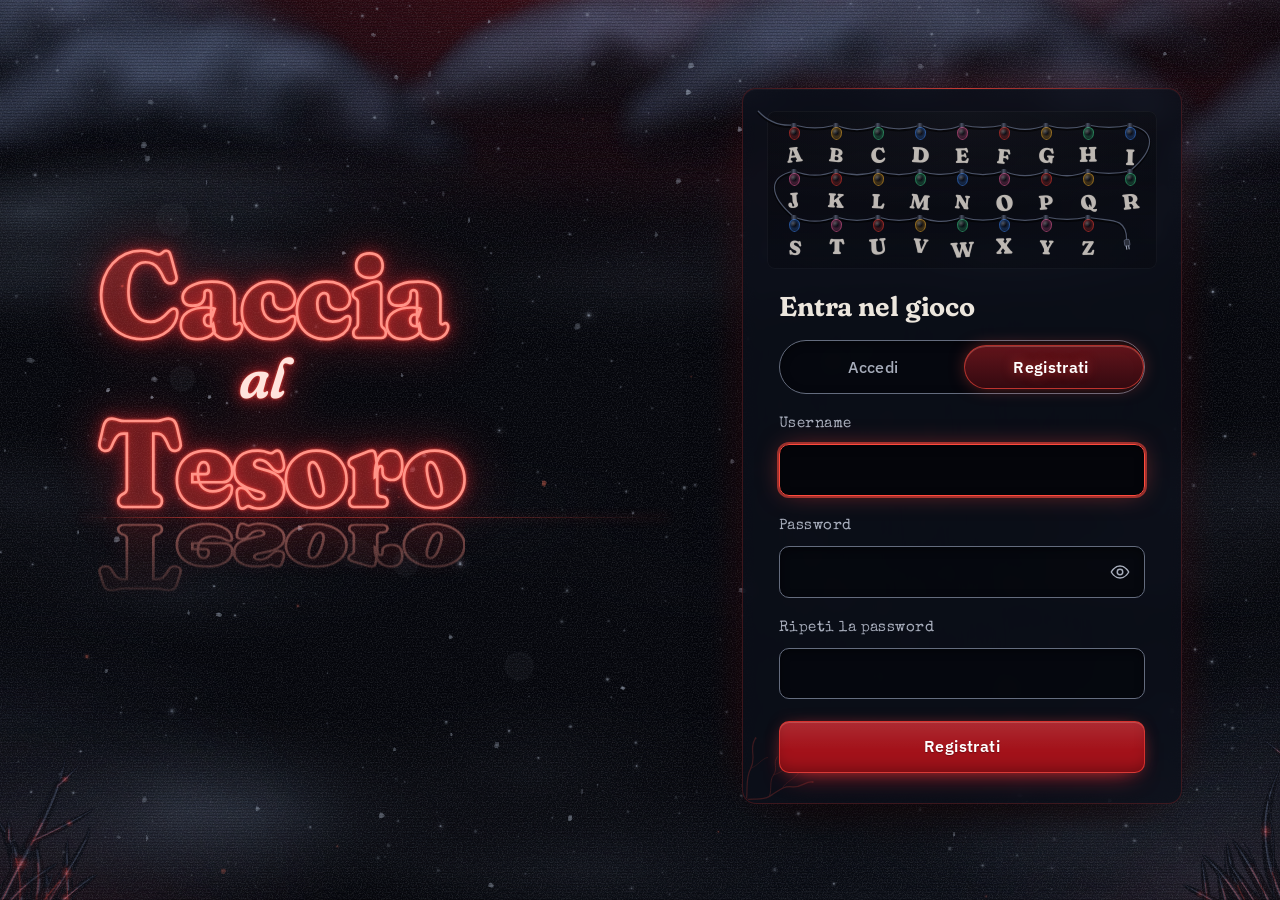
<file: index.html>
<!doctype html>
<html lang="it">
<head>
  <meta charset="utf-8">
  <meta name="viewport" content="width=device-width, initial-scale=1, viewport-fit=cover">
  <meta name="theme-color" content="#06070d">
  <meta name="color-scheme" content="dark">
  <title>Caccia al Tesoro</title>
  <meta name="description" content="Una caccia al tesoro tra amici: leggi gli enigmi, uno alla volta, e salva le tue risposte dal telefono.">
  <link rel="icon" href="assets/favicon.svg" type="image/svg+xml">
  <link rel="icon" href="assets/favicon-32.png" type="image/png" sizes="32x32">
  <link rel="apple-touch-icon" href="assets/apple-touch-icon.png">
  <link rel="manifest" href="manifest.webmanifest">
  <meta property="og:type" content="website">
  <meta property="og:locale" content="it_IT">
  <meta property="og:site_name" content="Caccia al Tesoro">
  <meta property="og:title" content="Caccia al Tesoro">
  <meta property="og:description" content="Una caccia al tesoro tra amici: leggi gli enigmi, uno alla volta, e salva le tue risposte dal telefono.">
  <meta property="og:url" content="https://ifrosty-tech.github.io/caccia-al-tesoro-26/">
  <meta property="og:image" content="https://ifrosty-tech.github.io/caccia-al-tesoro-26/assets/og-image.png">
  <meta property="og:image:type" content="image/png">
  <meta property="og:image:width" content="1200">
  <meta property="og:image:height" content="630">
  <meta property="og:image:alt" content="Il titolo Caccia al Tesoro in rosso al neon sotto un cielo in tempesta, con il suo riflesso capovolto e cenere sospesa.">
  <meta name="twitter:card" content="summary_large_image">
  <meta name="twitter:title" content="Caccia al Tesoro">
  <meta name="twitter:description" content="Una caccia al tesoro tra amici: leggi gli enigmi, uno alla volta, e salva le tue risposte dal telefono.">
  <meta name="twitter:image" content="https://ifrosty-tech.github.io/caccia-al-tesoro-26/assets/og-image.png">
  <script>document.documentElement.classList.add("js");</script>
  <link rel="preconnect" href="https://fonts.googleapis.com">
  <link rel="preconnect" href="https://fonts.gstatic.com" crossorigin>
  <link rel="stylesheet" href="https://fonts.googleapis.com/css2?family=Fraunces:ital,opsz,wght,SOFT,WONK@0,72,400..900,0..100,0..1;1,72,400..600,100,1&family=IBM+Plex+Sans:ital,wght@0,400;0,500;0,600;1,400&family=Special+Elite&display=swap">
  <link rel="stylesheet" href="style.css?v=20261106">
  <link rel="stylesheet" href="motion.css?v=20261106">
</head>
<body>
  <!--
    THESIS: "Il Sottosopra". The same treasure hunt seen from the other side: cold blue-black air full of floating ash, a red storm pulsing overhead, and only fragile artificial light (string bulbs, a red rift glow, red lightning inside the clouds). Riddles are messages that cross the barrier.
    OWN-WORLD: void #06070d ground, dark glass panels #0e1220 with a red hairline, deep rift red #a3121a for the primary action, rift glow #ff4a3d for focus and active marks, warm paper text #ece6dd; string-bulb colours only for lights; amber is success. Fraunces (soft, wonky) for display and the red neon title, IBM Plex Sans for reading, Special Elite for typed labels and stamps.
    STORY: the player arrives under the storm, the title warms up like failing neon over its upside-down reflection, the alphabet wall answers the name they type, riddles hang on a string of lights, a sealed riddle waits behind the rift, and a saved answer makes the lights answer back.
    FIRST VIEWPORT: full-bleed ash and storm canvas under a grain and vignette layer; red neon stacked title with a wavering mirror image; the login panel, topped by the letter wall, low in the thumb zone.
    MOTION: flicker (reveals), pulse (sealed things), drift (ash, canvas only), glitch (one VHS slice on a view change), rare low-alpha lightning. Reduced motion shows every final state at once.
  -->
  <canvas id="sea" class="sea" aria-hidden="true"></canvas>
  <div class="ambience" aria-hidden="true"></div>

  <header class="site-header">
    <h1 class="title" aria-label="Caccia al Tesoro">
      <!-- The neon sign, then the same sign upside down beneath it: the world mirrored. -->
      <span class="title-neon" aria-hidden="true">
        <span class="title-line title-caccia" style="--i: 0">Caccia</span>
        <span class="title-line title-al" style="--i: 1">al</span>
        <span class="title-line title-tesoro" style="--i: 2">Tesoro</span>
      </span>
      <span class="title-mirror" aria-hidden="true">
        <span class="title-line title-caccia">Caccia</span>
        <span class="title-line title-al">al</span>
        <span class="title-line title-tesoro">Tesoro</span>
      </span>
    </h1>
    <div id="user-bar" class="user-bar" hidden>
      <span class="user-greeting"><span class="user-hello">Ciao, </span><strong id="user-name"></strong></span>
      <button id="logout-btn" type="button" class="btn-secondary">Esci</button>
    </div>
  </header>

  <main>
    <p id="config-warning" class="notice notice-error" hidden>
      Il sito non è ancora configurato: inserisci l'URL della Web App di Apps Script in
      <code>config.js</code> (vedi README).
    </p>

    <section id="register-section" class="card panel" hidden>
      <!-- Alphabet wall: one bulb over each painted letter, filled by lights.js (decorative). -->
      <div id="letter-wall" class="letter-wall" aria-hidden="true"></div>
      <h2>Entra nel gioco</h2>
      <form id="register-form" class="auth-form" data-mode="register" novalidate>
        <!-- One form, two modes: the toggle picks what the single submit button does. -->
        <fieldset class="mode-switch">
          <legend class="visually-hidden">Cosa vuoi fare</legend>
          <label class="mode-option">
            <input type="radio" name="auth-mode" value="login">
            <span>Accedi</span>
          </label>
          <label class="mode-option">
            <input type="radio" name="auth-mode" value="register" checked>
            <span>Registrati</span>
          </label>
        </fieldset>

        <div class="field">
          <label for="username-input" class="field-label">Username</label>
          <input id="username-input" name="username" type="text" autocomplete="username"
                 autocapitalize="none" spellcheck="false" minlength="2" maxlength="30" required>
        </div>

        <div class="field">
          <label for="password-input" class="field-label">Password</label>
          <div class="password-wrap">
            <input id="password-input" name="password" type="password" autocomplete="new-password"
                   maxlength="50" required>
            <button id="password-toggle" type="button" class="password-toggle"
                    aria-label="Mostra password" aria-pressed="false" aria-controls="password-input confirm-input">
              <svg class="eye eye-open" viewBox="0 0 24 24" aria-hidden="true" focusable="false">
                <path d="M2.5 12S6 5.5 12 5.5 21.5 12 21.5 12 18 18.5 12 18.5 2.5 12 2.5 12z"></path>
                <circle cx="12" cy="12" r="3"></circle>
              </svg>
              <svg class="eye eye-shut" viewBox="0 0 24 24" aria-hidden="true" focusable="false">
                <path d="M2.5 12S6 5.5 12 5.5 21.5 12 21.5 12 18 18.5 12 18.5 2.5 12 2.5 12z"></path>
                <circle cx="12" cy="12" r="3"></circle>
                <path d="M4 20 20 4"></path>
              </svg>
            </button>
          </div>
        </div>

        <div class="field register-only" id="confirm-field">
          <label for="confirm-input" class="field-label">Ripeti la password</label>
          <input id="confirm-input" name="confirm" type="password" autocomplete="new-password"
                 maxlength="50" aria-describedby="confirm-error">
          <p id="confirm-error" class="field-error" role="alert"></p>
        </div>

        <button id="auth-submit" type="submit" class="auth-submit">Registrati</button>
        <p id="auth-status" class="visually-hidden" role="status"></p>
      </form>
      <p id="register-error" class="error" role="alert"></p>
    </section>

    <section id="puzzles-section" hidden>
      <p id="puzzles-status" class="muted puzzles-status" role="status"></p>
      <!-- Filled by the hash router in app.js: index (#/) or riddle page (#/enigma/<id>). -->
      <div id="puzzles-view"></div>
    </section>
  </main>

  <script src="config.js?v=20261106"></script>
  <script src="upside.js?v=20261106"></script>
  <script src="shadows.js?v=20261106"></script>
  <script src="crystal.js?v=20261106"></script>
  <script src="lights.js?v=20261106"></script>
  <script src="app.js?v=20261108c"></script>
</body>
</html>
</file>
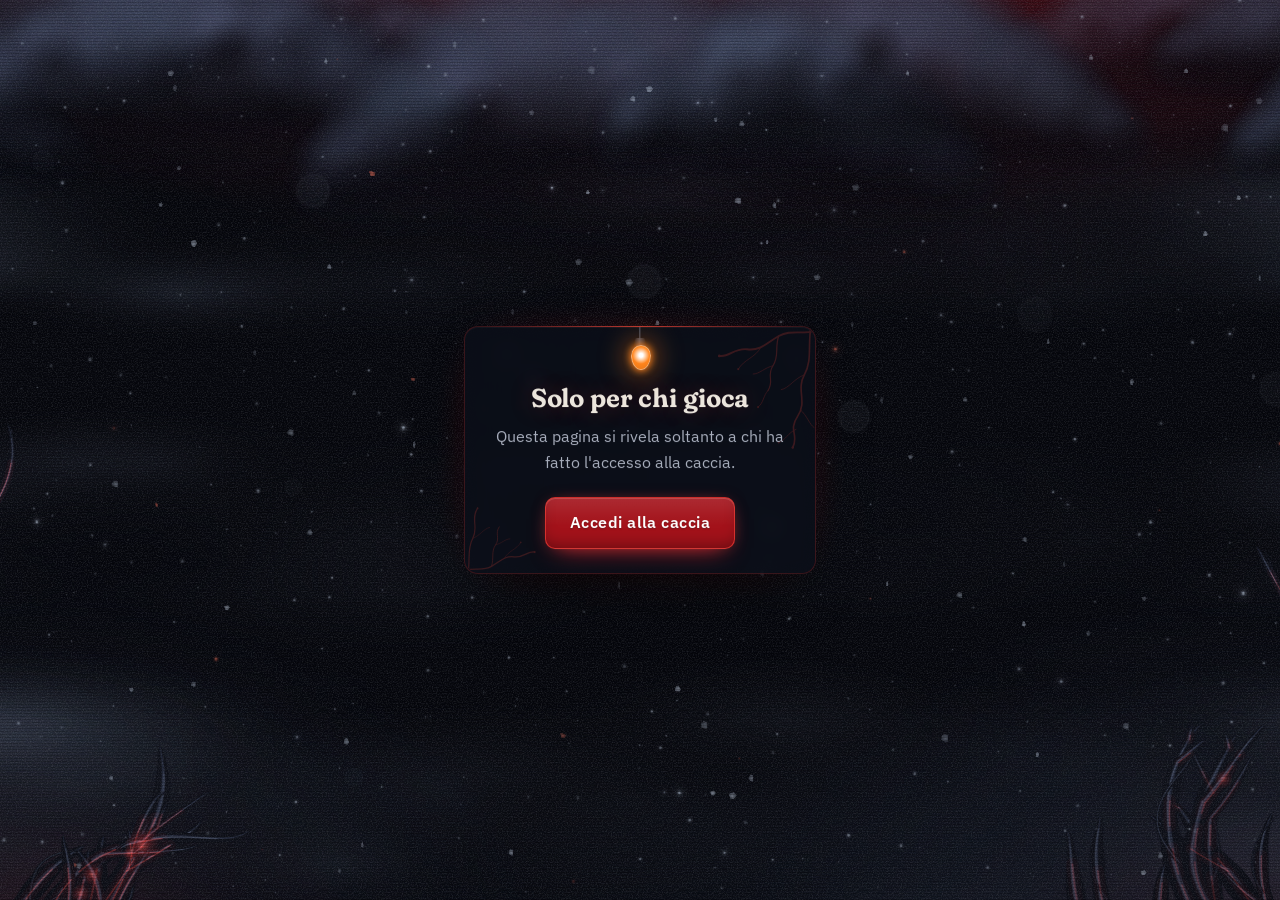
<file: arancione/index.html>
<!doctype html>
<html lang="it">
<head>
  <meta charset="utf-8">
  <meta name="viewport" content="width=device-width, initial-scale=1, viewport-fit=cover">
  <meta name="robots" content="noindex, nofollow, noimageindex">
  <meta name="googlebot" content="noindex, nofollow, noimageindex">
  <meta name="referrer" content="no-referrer">
  <meta name="theme-color" content="#06070d">
  <meta name="color-scheme" content="dark">
  <title>Caccia al Tesoro</title>
  <link rel="icon" href="../assets/favicon.svg" type="image/svg+xml">
  <link rel="icon" href="../assets/favicon-32.png" type="image/png" sizes="32x32">
  <link rel="apple-touch-icon" href="../assets/apple-touch-icon.png">
  <script>document.documentElement.classList.add("js");</script>
  <link rel="preconnect" href="https://fonts.googleapis.com">
  <link rel="preconnect" href="https://fonts.gstatic.com" crossorigin>
  <link rel="stylesheet" href="https://fonts.googleapis.com/css2?family=Fraunces:ital,opsz,wght,SOFT,WONK@0,72,400..900,0..100,0..1;1,72,400..600,100,1&family=IBM+Plex+Sans:ital,wght@0,400;0,500;0,600;1,400&family=Special+Elite&display=swap">
  <link rel="stylesheet" href="../assets/hidden.css?v=20261107">
  <link rel="stylesheet" href="arancione.css?v=20261107">
</head>
<body>
  <!-- Hidden page: reached only through the final riddle, never linked from the site. -->
  <canvas id="sea" class="sea" aria-hidden="true"></canvas>
  <div class="ambience" aria-hidden="true"></div>

  <main class="stage">
    <video id="film" class="film" controls playsinline preload="auto" hidden></video>
  </main>

  <section id="notice" class="notice" aria-live="polite">
    <!-- Decorative: the one bulb still lit over the panel (it falters when something goes wrong). -->
    <span class="notice-lamp" aria-hidden="true"></span>
    <p id="notice-title" class="notice-title">Il video affiora…</p>
    <!-- A light runs along a string of bulbs; while the video downloads, the bulbs fill up. -->
    <div id="notice-bar" class="notice-bar" aria-hidden="true"><i></i><i></i><i></i><i></i><i></i><i></i><i></i></div>
    <p id="notice-amount" class="notice-amount" aria-hidden="true" hidden></p>
    <p id="notice-text" class="notice-text" hidden></p>
    <a id="notice-login" class="notice-action" href="../" hidden>Accedi alla caccia</a>
    <button id="notice-retry" class="notice-action" type="button" hidden>Riprova</button>
  </section>

  <noscript>
    <p class="notice notice-static">Per vedere il video serve JavaScript.</p>
  </noscript>

  <script src="../config.js?v=20261106"></script>
  <script src="../upside.js?v=20261106"></script>
  <script src="arancione.js?v=20261108"></script>
</body>
</html>
</file>
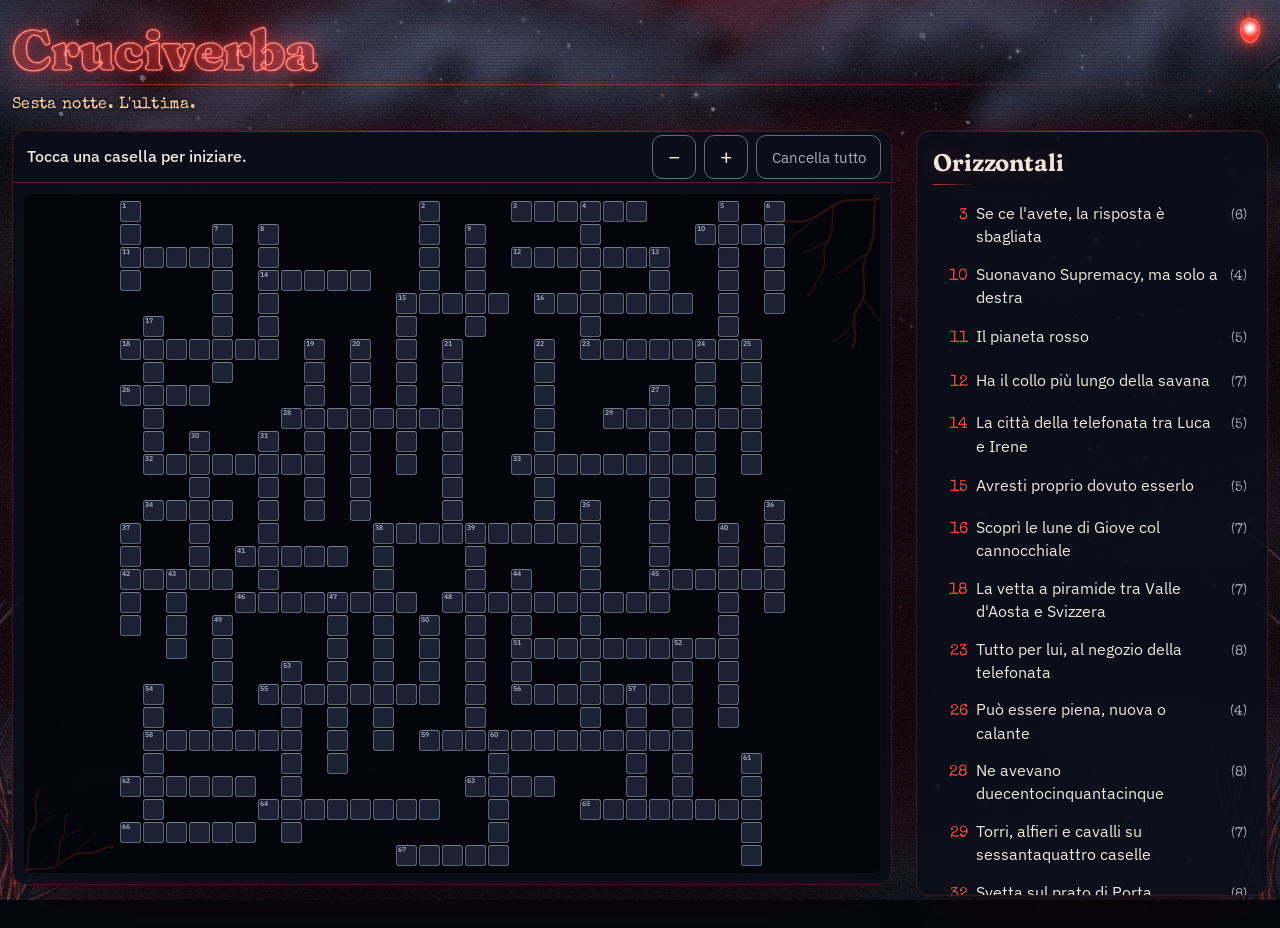
<file: c/index.html>
<!doctype html>
<html lang="it">
<head>
  <meta charset="utf-8">
  <meta name="viewport" content="width=device-width, initial-scale=1, viewport-fit=cover">
  <meta name="robots" content="noindex, nofollow, noimageindex">
  <meta name="googlebot" content="noindex, nofollow, noimageindex">
  <meta name="referrer" content="no-referrer">
  <meta name="theme-color" content="#06070d">
  <meta name="color-scheme" content="dark">
  <title>Cruciverba</title>
  <link rel="icon" href="../assets/favicon.svg" type="image/svg+xml">
  <link rel="icon" href="../assets/favicon-32.png" type="image/png" sizes="32x32">
  <link rel="apple-touch-icon" href="../assets/apple-touch-icon.png">
  <script>document.documentElement.classList.add("js");</script>
  <link rel="preconnect" href="https://fonts.googleapis.com">
  <link rel="preconnect" href="https://fonts.gstatic.com" crossorigin>
  <link rel="stylesheet" href="https://fonts.googleapis.com/css2?family=Fraunces:ital,opsz,wght,SOFT,WONK@0,72,400..900,0..100,0..1;1,72,400..600,100,1&family=IBM+Plex+Sans:ital,wght@0,400;0,500;0,600;1,400&family=Special+Elite&display=swap">
  <link rel="stylesheet" href="../assets/hidden.css?v=20261107">
  <link rel="stylesheet" href="cruciverba.css?v=20261107b">
  <link rel="stylesheet" href="cruciverba-motion.css?v=20261107b">
</head>
<body class="cruciverba">
  <!-- Hidden page: reached only by its QR code, never linked from the site. -->
  <canvas id="sea" class="sea" aria-hidden="true"></canvas>
  <div class="ambience" aria-hidden="true"></div>

  <header class="masthead">
    <!-- Decorative: the site's one bulb, hanging from the top of the screen. -->
    <span class="notice-lamp" aria-hidden="true"></span>
    <h1 class="masthead-title"><span class="masthead-neon">Cruciverba</span></h1>
    <p class="tagline">Sesta notte. L'ultima.</p>
  </header>

  <main class="board">
    <section class="play" aria-label="Schema">
      <div class="current-clue" aria-live="polite">
        <span class="current-ref" id="current-ref"></span>
        <span class="current-text" id="current-text">Tocca una casella per iniziare.</span>
      </div>
      <!-- The void behind the wall of panes: vines grow on it, under the grid. -->
      <div class="frame">
        <div class="viewport" id="viewport">
          <div class="grid" id="grid">
            <input id="keys" class="keys" type="text" inputmode="text" autocomplete="off"
                   autocorrect="off" autocapitalize="characters" spellcheck="false"
                   enterkeyhint="next" aria-label="Scrivi una lettera">
          </div>
        </div>
      </div>
      <div class="tools">
        <button type="button" class="tool" id="zoom-out" aria-label="Riduci lo schema">&minus;</button>
        <button type="button" class="tool" id="zoom-in" aria-label="Ingrandisci lo schema">+</button>
        <button type="button" class="tool tool-text" id="clear">Cancella tutto</button>
      </div>
    </section>

    <section class="clues" aria-label="Definizioni">
      <div class="clue-group">
        <h2>Orizzontali</h2>
        <ol class="clue-list" id="clues-across"></ol>
      </div>
      <div class="clue-group">
        <h2>Verticali</h2>
        <ol class="clue-list" id="clues-down"></ol>
      </div>
    </section>
  </main>

  <script src="puzzle.js?v=20261107"></script>
  <script src="app.js?v=20261107"></script>
  <script src="../upside.js?v=20261106"></script>
</body>
</html>
</file>
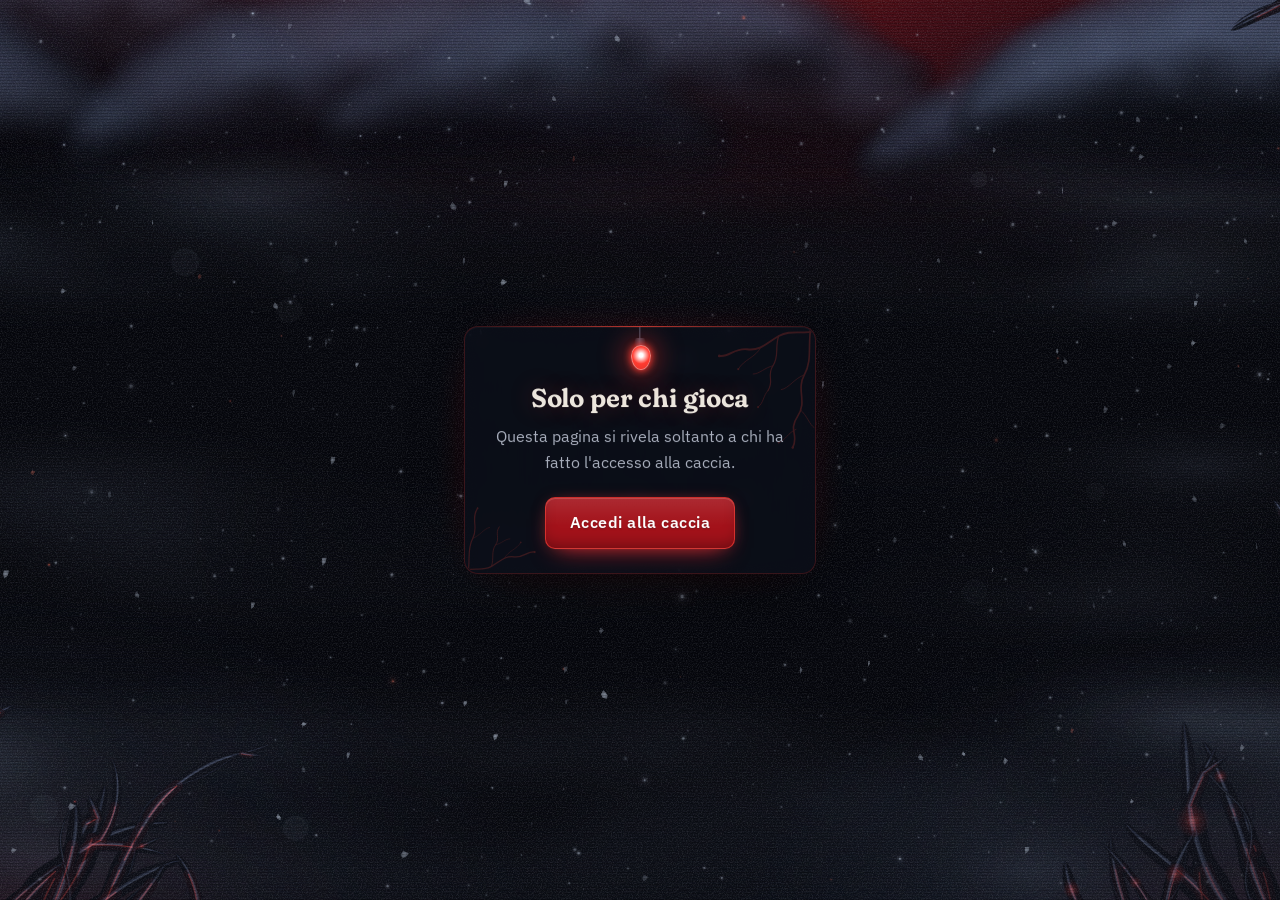
<file: periodica/index.html>
<!doctype html>
<html lang="it">
<head>
  <meta charset="utf-8">
  <meta name="viewport" content="width=device-width, initial-scale=1, viewport-fit=cover">
  <meta name="robots" content="noindex, nofollow, noimageindex">
  <meta name="googlebot" content="noindex, nofollow, noimageindex">
  <meta name="referrer" content="no-referrer">
  <meta name="theme-color" content="#06070d">
  <meta name="color-scheme" content="dark">
  <title>Caccia al Tesoro</title>
  <link rel="icon" href="../assets/favicon.svg" type="image/svg+xml">
  <link rel="icon" href="../assets/favicon-32.png" type="image/png" sizes="32x32">
  <link rel="apple-touch-icon" href="../assets/apple-touch-icon.png">
  <script>document.documentElement.classList.add("js");</script>
  <link rel="preconnect" href="https://fonts.googleapis.com">
  <link rel="preconnect" href="https://fonts.gstatic.com" crossorigin>
  <link rel="stylesheet" href="https://fonts.googleapis.com/css2?family=Fraunces:ital,opsz,wght,SOFT,WONK@0,72,400..900,0..100,0..1;1,72,400..600,100,1&family=IBM+Plex+Sans:ital,wght@0,400;0,500;0,600;1,400&family=Special+Elite&display=swap">
  <link rel="stylesheet" href="tavola.css?v=20261106">
</head>
<body>
  <!-- Hidden page: reached only through a clue, never linked from the site. -->
  <canvas id="sea" class="sea" aria-hidden="true"></canvas>
  <div class="ambience" aria-hidden="true"></div>

  <main class="stage">
    <canvas id="board" class="board" role="img" aria-label="Tavola periodica" hidden></canvas>
  </main>

  <section id="notice" class="notice" aria-live="polite">
    <!-- Decorative: the one bulb still lit over the panel (it falters when something goes wrong). -->
    <span class="notice-lamp" aria-hidden="true"></span>
    <p id="notice-title" class="notice-title">La tavola affiora…</p>
    <!-- While the table surfaces, a light runs along a string of bulbs. -->
    <div id="notice-bar" class="notice-bar" aria-hidden="true"><i></i><i></i><i></i><i></i><i></i><i></i><i></i></div>
    <p id="notice-text" class="notice-text" hidden></p>
    <a id="notice-login" class="notice-action" href="../" hidden>Accedi alla caccia</a>
    <button id="notice-retry" class="notice-action" type="button" hidden>Riprova</button>
  </section>

  <noscript>
    <p class="notice notice-static">Per vedere la tavola serve JavaScript.</p>
  </noscript>

  <script src="../config.js?v=20261106"></script>
  <script src="../upside.js?v=20261106"></script>
  <script src="tavola.js?v=20261106"></script>
</body>
</html>
</file>
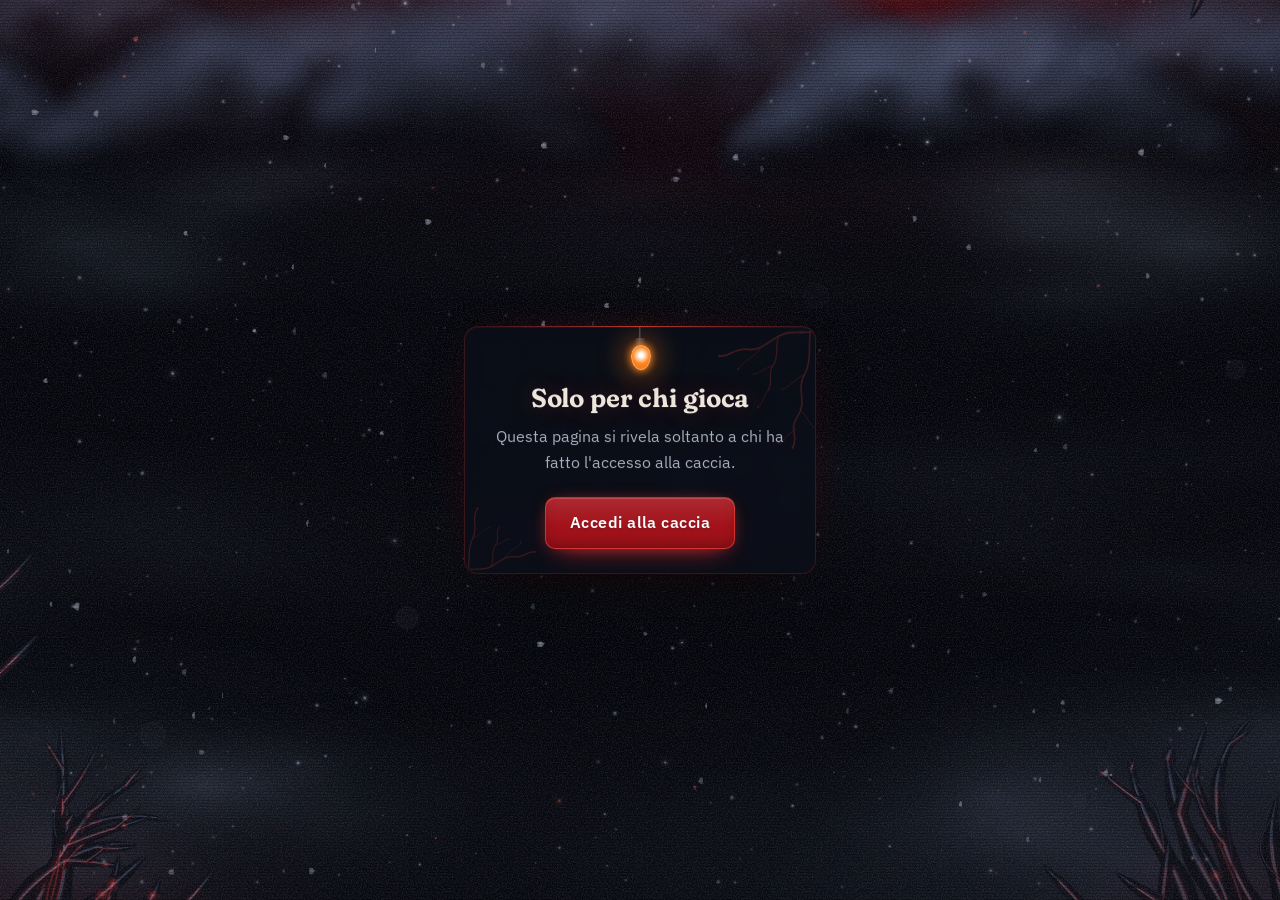
<file: reveal--trailer/index.html>
<!doctype html>
<html lang="it">
<head>
  <meta charset="utf-8">
  <meta name="viewport" content="width=device-width, initial-scale=1, viewport-fit=cover">
  <meta name="robots" content="noindex, nofollow, noimageindex">
  <meta name="googlebot" content="noindex, nofollow, noimageindex">
  <meta name="referrer" content="no-referrer">
  <meta name="theme-color" content="#06070d">
  <meta name="color-scheme" content="dark">
  <title>Caccia al Tesoro</title>
  <link rel="icon" href="../assets/favicon.svg" type="image/svg+xml">
  <link rel="icon" href="../assets/favicon-32.png" type="image/png" sizes="32x32">
  <link rel="apple-touch-icon" href="../assets/apple-touch-icon.png">
  <script>document.documentElement.classList.add("js");</script>
  <link rel="preconnect" href="https://fonts.googleapis.com">
  <link rel="preconnect" href="https://fonts.gstatic.com" crossorigin>
  <link rel="stylesheet" href="https://fonts.googleapis.com/css2?family=Fraunces:ital,opsz,wght,SOFT,WONK@0,72,400..900,0..100,0..1;1,72,400..600,100,1&family=IBM+Plex+Sans:ital,wght@0,400;0,500;0,600;1,400&family=Special+Elite&display=swap">
  <link rel="stylesheet" href="../assets/hidden.css?v=20261107">
  <link rel="stylesheet" href="reveal.css?v=20261108">
</head>
<body>
  <!-- Hidden page: opens only for a player who has solved every riddle; never linked from the site. -->
  <canvas id="sea" class="sea" aria-hidden="true"></canvas>
  <div class="ambience" aria-hidden="true"></div>

  <main class="stage">
    <video id="film" class="film" controls playsinline preload="auto" hidden></video>
  </main>

  <section id="notice" class="notice" aria-live="polite">
    <!-- Decorative: the one bulb still lit over the panel (it falters when something goes wrong). -->
    <span class="notice-lamp" aria-hidden="true"></span>
    <p id="notice-title" class="notice-title">Il trailer affiora…</p>
    <!-- A light runs along a string of bulbs; while the video downloads, the bulbs fill up. -->
    <div id="notice-bar" class="notice-bar" aria-hidden="true"><i></i><i></i><i></i><i></i><i></i><i></i><i></i></div>
    <p id="notice-amount" class="notice-amount" aria-hidden="true" hidden></p>
    <p id="notice-text" class="notice-text" hidden></p>
    <a id="notice-login" class="notice-action" href="../" hidden>Accedi alla caccia</a>
    <button id="notice-retry" class="notice-action" type="button" hidden>Riprova</button>
  </section>

  <noscript>
    <p class="notice notice-static">Per vedere il video serve JavaScript.</p>
  </noscript>

  <script src="../config.js?v=20261106"></script>
  <script src="../upside.js?v=20261106"></script>
  <script src="reveal.js?v=20261108b"></script>
</body>
</html>
</file>
<file: style.css>
/* Il Sottosopra: the hunt seen from the other side. A cold void full of ash (upside.js) and only
   fragile artificial light: string bulbs, a red rift glow, red neon. This file holds the whole
   UI system and every static end state; motion.css (loaded after) adds the choreography on the
   hooks named in the comments ("motion hook"). */

:root {
  /* Ground and glass. --abyss stays a 6-digit hex: crystal.js parses it. */
  --abyss: #06070d;
  --deep: #0e1220;
  --ghost: #232a3d;
  --panel: rgba(12, 15, 26, 0.74);
  --panel-edge: rgba(255, 59, 48, 0.2); /* the red hairline of every panel */
  --field: rgba(5, 6, 12, 0.72);
  --field-edge: #646c7e; /* 3.7:1 against the panel: a field reads as a field */
  /* Rift red: the primary action (white text 7.9:1 on --wake) and the glow of focus and marks
     (--light, 5.8:1 on the panel). */
  --wake: #a3121a;
  --wake-bright: #e3262e;
  --light: #ff4a3d;
  --light-soft: rgba(255, 74, 61, 0.35);
  /* Channels of the lights, for glows at any opacity: rgba(var(--light-rgb), 0.5). */
  --light-rgb: 255, 74, 61;
  --wake-rgb: 227, 38, 46;
  --wake-deep-rgb: 163, 18, 26;
  --deep-rgb: 92, 14, 24; /* the storm's red underbelly */
  --sheen-rgb: 255, 196, 184;
  --foam-rgb: 255, 241, 234;
  --foam: #fff1ea; /* near-white light: icons, checks, the loader on a lit button */
  --light-text: #ffd7a8; /* lamp-lit paper: saved answers, subtitles (14:1) */
  --text: #ece6dd; /* warm paper white, 15.6:1 on the panel */
  --muted: #a7adbb; /* 8.6:1 */
  --placeholder: #7d8394; /* 5.1:1 on a field */
  --error: #ffb4a4; /* salmon, never the rift red; always paired with the alert icon */
  --success: #ffc35c; /* a warm lit bulb */
  --success-rgb: 255, 195, 92;
  /* The red neon of the title: the tube's edge and its hottest core. */
  --neon-edge: #ff9488;
  --neon-core: #ffe3dc;
  /* String-light bulbs: only for lights, never for text. */
  --bulb-red: #ff3b30;
  --bulb-amber: #ffb627;
  --bulb-green: #39d98a;
  --bulb-blue: #3d8bff;
  --bulb-pink: #ff5fa2;
  --bulb-red-rgb: 255, 59, 48;
  --bulb-amber-rgb: 255, 182, 39;
  --bulb-green-rgb: 57, 217, 138;
  --bulb-blue-rgb: 61, 139, 255;
  --bulb-pink-rgb: 255, 95, 162;
  --storm: #3a4a63; /* lightning-lit cloud */
  --ash-rgb: 184, 196, 214;
  --radius: 14px;
  --radius-control: 10px;
  --column: 640px; /* the reading column; the compact header lines up with it */
  /* Motion language (motion.css): flicker reveals, the rift's pulse, one VHS glitch per view. */
  --ease-out: cubic-bezier(0.16, 1, 0.3, 1);
  --ease-in-out: cubic-bezier(0.65, 0, 0.35, 1);
  --flicker-steps: steps(1, end);
  --flicker-duration: 760ms;
  --pulse-duration: 5.2s;
  --glitch-duration: 190ms;
  --display: "Fraunces", "Iowan Old Style", Georgia, serif;
  --body: "IBM Plex Sans", system-ui, -apple-system, "Segoe UI", sans-serif;
  --type: "Special Elite", "Courier New", ui-monospace, monospace; /* typed accents only */
  /* Drawn once, reused: organic growth and cracks are masks, so they take each room's colour. */
  --tex-grain: url("data:image/svg+xml,%3Csvg xmlns='http://www.w3.org/2000/svg' width='180' height='180'%3E%3Cfilter id='n'%3E%3CfeTurbulence type='fractalNoise' baseFrequency='.8' numOctaves='2' stitchTiles='stitch'/%3E%3CfeColorMatrix values='0 0 0 0 .72 0 0 0 0 .77 0 0 0 0 .84 1.3 0 0 0 -.56'/%3E%3C/filter%3E%3Crect width='100%25' height='100%25' filter='url(%23n)'/%3E%3C/svg%3E");
  --tex-vines: url("data:image/svg+xml,%3Csvg xmlns='http://www.w3.org/2000/svg' viewBox='0 0 160 160' fill='none' stroke='%23000' stroke-linecap='round'%3E%3Cpath stroke-width='2.2' d='M160 5C142 9 130 3 116 11S94 29 78 27 56 37 44 35'/%3E%3Cpath stroke-width='1.5' d='M116 11C111 25 117 35 109 47S111 65 103 77'/%3E%3Cpath stroke-width='1' d='M94 25C88 37 74 39 67 51M109 47C99 49 93 57 85 57M103 77C97 83 98 92 91 97'/%3E%3Cpath stroke-width='2' d='M155 0C151 22 157 40 147 58S151 90 139 108 141 130 133 146'/%3E%3Cpath stroke-width='1' d='M147 58C135 62 129 74 119 76M142 100C151 108 153 118 159 122M137 124C127 128 124 138 116 140'/%3E%3Cg stroke='none' fill='%23000'%3E%3Ccircle cx='44' cy='35' r='1.7'/%3E%3Ccircle cx='67' cy='51' r='1.3'/%3E%3Ccircle cx='133' cy='146' r='1.5'/%3E%3Ccircle cx='91' cy='97' r='1.2'/%3E%3Ccircle cx='116' cy='140' r='1.1'/%3E%3C/g%3E%3C/svg%3E");
  --tex-vines-bl: url("data:image/svg+xml,%3Csvg xmlns='http://www.w3.org/2000/svg' viewBox='0 0 160 160' fill='none' stroke='%23000' stroke-linecap='round'%3E%3Cg transform='rotate(180 80 80)'%3E%3Cpath stroke-width='2.2' d='M160 5C142 9 130 3 116 11S94 29 78 27 56 37 44 35'/%3E%3Cpath stroke-width='1.5' d='M116 11C111 25 117 35 109 47S111 65 103 77'/%3E%3Cpath stroke-width='1' d='M94 25C88 37 74 39 67 51M109 47C99 49 93 57 85 57'/%3E%3Cpath stroke-width='2' d='M155 0C151 22 157 40 147 58S151 90 139 108'/%3E%3Cpath stroke-width='1' d='M147 58C135 62 129 74 119 76'/%3E%3Cg stroke='none' fill='%23000'%3E%3Ccircle cx='44' cy='35' r='1.7'/%3E%3Ccircle cx='67' cy='51' r='1.3'/%3E%3Ccircle cx='139' cy='108' r='1.4'/%3E%3C/g%3E%3C/g%3E%3C/svg%3E");
  --tex-tangle: url("data:image/svg+xml,%3Csvg xmlns='http://www.w3.org/2000/svg' viewBox='0 0 220 100' fill='none' stroke='%23000' stroke-linecap='round'%3E%3Cpath stroke-width='2.4' d='M222 30C200 34 190 22 172 30S146 52 126 46 100 54 86 50'/%3E%3Cpath stroke-width='1.5' d='M172 30C168 16 176 8 170 -2M146 46C142 60 150 70 144 82'/%3E%3Cpath stroke-width='2' d='M222 74C204 70 196 84 180 80S156 90 140 102'/%3E%3Cpath stroke-width='1.3' d='M222 52C210 56 206 64 194 62S178 58 168 64'/%3E%3Cpath stroke-width='1' d='M196 78C192 90 198 96 194 104M126 46C118 36 108 38 100 30M86 50C78 54 72 50 64 56M168 64C160 70 152 66 146 72'/%3E%3Cg stroke='none' fill='%23000'%3E%3Ccircle cx='86' cy='50' r='1.6'/%3E%3Ccircle cx='64' cy='56' r='1.2'/%3E%3Ccircle cx='100' cy='30' r='1.2'/%3E%3Ccircle cx='144' cy='82' r='1.3'/%3E%3Ccircle cx='146' cy='72' r='1'/%3E%3C/g%3E%3C/svg%3E");
  --tex-rift: url("data:image/svg+xml,%3Csvg xmlns='http://www.w3.org/2000/svg' viewBox='0 0 400 160' fill='none' stroke='%23000' stroke-linecap='round' stroke-linejoin='round'%3E%3Cdefs%3E%3Cfilter id='b' x='-10%25' y='-30%25' width='120%25' height='160%25'%3E%3CfeGaussianBlur stdDeviation='3.2'/%3E%3C/filter%3E%3Cg id='r'%3E%3Cpath fill='%23000' stroke='none' d='M6 80 24 78.5 41 79 58 76.5 77 78 96 74.5 113 76 131 72.5 152 74 170 71 186 73.5 203 70.5 219 72 236 71.5 251 74 270 72 289 75.5 305 74 322 77 341 76 360 78.5 377 78 394 80 375 81.5 357 81 338 83.5 318 83 300 85.5 284 84.5 266 87 249 86 231 88.5 214 87 197 89 181 86.5 163 88 147 85 129 86.5 110 83.5 92 84.5 73 82 55 82.5 37 81 20 81.5Z'/%3E%3Cpath stroke-width='2.2' d='M58 76.5 50 67M131 72.5 125 59M186 73.5 191 65M219 72 228 57M305 74 314 64M360 78.5 369 71M37 81 29 88M92 84.5 85 96M163 88 169 101M197 89 192 104M266 87 274 97M318 83 325 95'/%3E%3Cpath stroke-width='1.4' d='M50 67 53 57 43 47M125 59 131 47 123 32M228 57 224 45 235 33M314 64 327 59 332 48M85 96 89 108 80 121M192 104 198 118 191 133M325 95 320 105 329 117'/%3E%3Cpath stroke-width='.85' d='M43 47 38 39M53 57 62 52M123 32 127 20M131 47 143 41 148 33M125 59 114 55M191 65 189 58M235 33 233 24M228 57 241 53 249 46M332 48 341 42M314 64 311 53M369 71 381 69M29 88 24 97M80 121 83 131M89 108 100 114M169 101 165 111M191 133 196 145M198 118 210 124 214 134M192 104 181 108M274 97 272 106M329 117 327 127M325 95 337 99'/%3E%3C/g%3E%3C/defs%3E%3Cuse href='%23r' filter='url(%23b)' opacity='.55'/%3E%3Cuse href='%23r' filter='url(%23b)' opacity='.25'/%3E%3Cuse href='%23r'/%3E%3C/svg%3E");
  --tex-wear: url("data:image/svg+xml,%3Csvg xmlns='http://www.w3.org/2000/svg' width='170' height='170'%3E%3Cfilter id='w'%3E%3CfeTurbulence type='fractalNoise' baseFrequency='.62' numOctaves='3' seed='4' stitchTiles='stitch'/%3E%3CfeColorMatrix values='0 0 0 0 0 0 0 0 0 0 0 0 0 0 0 -9 0 0 0 6.6'/%3E%3C/filter%3E%3Crect width='100%25' height='100%25' filter='url(%23w)'/%3E%3C/svg%3E");
  --icon-alert: url("data:image/svg+xml,%3Csvg xmlns='http://www.w3.org/2000/svg' viewBox='0 0 20 20'%3E%3Ccircle cx='10' cy='10' r='8.2' fill='none' stroke='%23000' stroke-width='1.6'/%3E%3Cpath d='M10 5.4v5.8' stroke='%23000' stroke-width='2' stroke-linecap='round'/%3E%3Ccircle cx='10' cy='14.4' r='1.2'/%3E%3C/svg%3E");
  color-scheme: dark;
  accent-color: var(--light);
  scrollbar-color: var(--ghost) transparent;
}

/* ---------- Theme rooms: tokens ---------- */

/* Green sea: a riddle page with "theme": "green" in puzzles.json (set on body by app.js). The same
   other side drowned in green water: cool sea-white text, green light, a wake still dark enough
   for white text (5:1). The vines and the rift turn into glowing weed (they are masks). */
body[data-theme="green"] {
  --abyss: #040a09;
  --deep: #0a1a16;
  --ghost: #1b3a31;
  --panel: rgba(8, 20, 17, 0.74);
  --panel-edge: rgba(109, 255, 180, 0.18);
  --field: rgba(3, 8, 7, 0.72);
  --field-edge: #5a7a6e;
  --light: #6dffb4;
  --light-soft: rgba(109, 255, 180, 0.35);
  --wake: #08804a;
  --wake-bright: #18c46e;
  --light-rgb: 109, 255, 180;
  --wake-rgb: 24, 196, 110;
  --wake-deep-rgb: 8, 128, 74;
  --deep-rgb: 8, 72, 50;
  --sheen-rgb: 200, 255, 226;
  --foam-rgb: 236, 255, 245;
  --foam: #ecfff5;
  --light-text: #c2ffdc;
  --text: #e3f4ec;
  --muted: #9fbcb0;
  --placeholder: #78968a;
  --success: #6dffb4;
  --success-rgb: 109, 255, 180;
  --neon-edge: #9dffcf;
  --neon-core: #e4fff1;
  accent-color: var(--light);
}

/* Tarot salon: the riddle-4 page ("theme": "tarot"), after its video "Il mazzo". The other side
   turns into a dark aubergine room under one warm lamp: gold line work, wine-red card backs,
   cream text, classical serif capitals. Contrast on the card face: text 15.8:1, muted 9:1,
   placeholder 6.9:1, field edge 4:1, focus gold 12:1; cream on the wine button 8:1. */
body[data-theme="tarot"] {
  --abyss: #0c060a;
  --deep: #1c0b15;
  --ghost: #3a1a2b;
  --panel: rgba(23, 10, 18, 0.86);
  --panel-edge: rgba(239, 198, 120, 0.5);
  --field: rgba(12, 6, 10, 0.6);
  --field-edge: #8a6a63;
  --wake: #7c1f42;
  --wake-bright: #b23a5c;
  --light: #efc678;
  --light-soft: rgba(239, 198, 120, 0.45);
  --light-rgb: 239, 198, 120;
  --wake-rgb: 178, 58, 92;
  --wake-deep-rgb: 124, 31, 66;
  --deep-rgb: 92, 22, 52;
  --sheen-rgb: 255, 230, 186;
  --foam-rgb: 255, 244, 226;
  --foam: #fff4e2;
  --light-text: #f7deae;
  --text: #f4e7d4;
  --muted: #c9a99b;
  --placeholder: #b59484;
  --error: #ff9a8a;
  --success: #efc678;
  --success-rgb: 239, 198, 120;
  --neon-edge: #f5d49a;
  --neon-core: #fff4e2;
  /* The salon reads its labels from the deck's serif, not from a typewriter. */
  --type: var(--display);
  /* Gold line art of the deck, drawn once and reused (no external assets). */
  --tarot-gold: #e9c27a;
  --tarot-emblem: url("data:image/svg+xml,%3Csvg xmlns='http://www.w3.org/2000/svg' viewBox='0 0 120 120' fill='none' stroke='%23e9c27a' stroke-width='1.1' stroke-linecap='round' stroke-linejoin='round'%3E%3Ccircle cx='60' cy='60' r='33'/%3E%3Ccircle cx='60' cy='60' r='37' stroke-opacity='.45'/%3E%3Cpath d='M60 58C55 49 55 38 60 29C65 38 65 49 60 58Z'/%3E%3Cpath d='M60 58C55 49 55 38 60 29C65 38 65 49 60 58Z' transform='rotate(45 60 60)'/%3E%3Cpath d='M60 58C55 49 55 38 60 29C65 38 65 49 60 58Z' transform='rotate(90 60 60)'/%3E%3Cpath d='M60 58C55 49 55 38 60 29C65 38 65 49 60 58Z' transform='rotate(135 60 60)'/%3E%3Cpath d='M60 58C55 49 55 38 60 29C65 38 65 49 60 58Z' transform='rotate(180 60 60)'/%3E%3Cpath d='M60 58C55 49 55 38 60 29C65 38 65 49 60 58Z' transform='rotate(225 60 60)'/%3E%3Cpath d='M60 58C55 49 55 38 60 29C65 38 65 49 60 58Z' transform='rotate(270 60 60)'/%3E%3Cpath d='M60 58C55 49 55 38 60 29C65 38 65 49 60 58Z' transform='rotate(315 60 60)'/%3E%3Ccircle cx='60' cy='60' r='3' fill='%23e9c27a'/%3E%3Cpath d='M60 3V20M60 100V117M8 60H20M100 60H112' stroke-opacity='.7'/%3E%3Cpath d='M60 6l2.6 3.2L60 12.4l-2.6-3.2zM60 107.6l2.6 3.2L60 114l-2.6-3.2z' fill='%23e9c27a' stroke='none'/%3E%3C/svg%3E");
  --tarot-rule: url("data:image/svg+xml,%3Csvg xmlns='http://www.w3.org/2000/svg' viewBox='0 0 200 16' fill='none' stroke='%23e9c27a' stroke-width='1' stroke-linecap='round'%3E%3Cdefs%3E%3ClinearGradient id='g' gradientUnits='userSpaceOnUse' x1='0' x2='200' y1='0' y2='0'%3E%3Cstop offset='0' stop-color='%23e9c27a' stop-opacity='0'/%3E%3Cstop offset='.4' stop-color='%23e9c27a'/%3E%3Cstop offset='.6' stop-color='%23e9c27a'/%3E%3Cstop offset='1' stop-color='%23e9c27a' stop-opacity='0'/%3E%3C/linearGradient%3E%3C/defs%3E%3Cpath d='M0 8H84M116 8H200' stroke='url(%23g)'/%3E%3Cpath d='M100 2.5L105.5 8L100 13.5L94.5 8Z'/%3E%3Ccircle cx='89' cy='8' r='1.3' fill='%23e9c27a' stroke='none'/%3E%3Ccircle cx='111' cy='8' r='1.3' fill='%23e9c27a' stroke='none'/%3E%3C/svg%3E");
  --tarot-corner-tl: url("data:image/svg+xml,%3Csvg xmlns='http://www.w3.org/2000/svg' viewBox='0 0 20 20' fill='none' stroke='%23e9c27a' stroke-width='1' stroke-linecap='round'%3E%3Cpath d='M2.5 13V2.5H13' stroke-opacity='.8'/%3E%3Cpath d='M2.5 9.5A7 7 0 0 1 9.5 2.5'/%3E%3Ccircle cx='7.4' cy='7.4' r='1.2' fill='%23e9c27a' stroke='none'/%3E%3C/svg%3E");
  --tarot-corner-tr: url("data:image/svg+xml,%3Csvg xmlns='http://www.w3.org/2000/svg' viewBox='0 0 20 20' fill='none' stroke='%23e9c27a' stroke-width='1' stroke-linecap='round'%3E%3Cg transform='matrix(-1 0 0 1 20 0)'%3E%3Cpath d='M2.5 13V2.5H13' stroke-opacity='.8'/%3E%3Cpath d='M2.5 9.5A7 7 0 0 1 9.5 2.5'/%3E%3Ccircle cx='7.4' cy='7.4' r='1.2' fill='%23e9c27a' stroke='none'/%3E%3C/g%3E%3C/svg%3E");
  --tarot-corner-bl: url("data:image/svg+xml,%3Csvg xmlns='http://www.w3.org/2000/svg' viewBox='0 0 20 20' fill='none' stroke='%23e9c27a' stroke-width='1' stroke-linecap='round'%3E%3Cg transform='matrix(1 0 0 -1 0 20)'%3E%3Cpath d='M2.5 13V2.5H13' stroke-opacity='.8'/%3E%3Cpath d='M2.5 9.5A7 7 0 0 1 9.5 2.5'/%3E%3Ccircle cx='7.4' cy='7.4' r='1.2' fill='%23e9c27a' stroke='none'/%3E%3C/g%3E%3C/svg%3E");
  --tarot-corner-br: url("data:image/svg+xml,%3Csvg xmlns='http://www.w3.org/2000/svg' viewBox='0 0 20 20' fill='none' stroke='%23e9c27a' stroke-width='1' stroke-linecap='round'%3E%3Cg transform='matrix(-1 0 0 -1 20 20)'%3E%3Cpath d='M2.5 13V2.5H13' stroke-opacity='.8'/%3E%3Cpath d='M2.5 9.5A7 7 0 0 1 9.5 2.5'/%3E%3Ccircle cx='7.4' cy='7.4' r='1.2' fill='%23e9c27a' stroke='none'/%3E%3C/g%3E%3C/svg%3E");
  accent-color: var(--light);
  scrollbar-color: var(--ghost) transparent;
  /* The room: dark aubergine walls, a wine-red glow on the floor, corners lost in shadow.
     The lamp's pool of light is body::before, so it can breathe like a flame. */
  background-image:
    radial-gradient(130% 70% at 50% 118%, rgba(var(--deep-rgb), 0.55), transparent 70%),
    radial-gradient(140% 100% at 50% 40%, transparent 55%, rgba(0, 0, 0, 0.55));
}

/* Shadow theatre: the riddle-5 page ("theme": "ombre"), after its video of "ombre cinesi". The
   page is the dark theatre seen from the audience; the riddle card is the backlit paper screen,
   and shadows.js stands hard black puppets between lamp and paper. Outside the card the text is
   warm cream on near-black umber (text 16:1, muted 11:1); on the paper every token is remapped
   on .puzzle below (ink 8.9:1 on the base paper, soft ink 6.5:1, placeholder 5.5:1, ember focus
   ring 4.9:1, amber on the black button 10:1). */
body[data-theme="ombre"] {
  --abyss: #0b0806;
  --deep: #1a120b;
  --ghost: #3a2a1c;
  --panel: rgba(28, 18, 10, 0.86);
  --panel-edge: rgba(240, 166, 64, 0.22);
  --field: rgba(11, 8, 6, 0.6);
  --field-edge: #6b4f36;
  --wake: #17100a;
  --wake-bright: #3a2614;
  --light: #f0a640;
  --light-soft: rgba(240, 166, 64, 0.4);
  --light-rgb: 240, 166, 64;
  --wake-rgb: 232, 150, 60;
  --wake-deep-rgb: 120, 60, 20;
  --deep-rgb: 90, 50, 20;
  --sheen-rgb: 255, 220, 160;
  --foam-rgb: 255, 236, 200;
  --foam: #ffecc8;
  --light-text: #f7d9a8;
  --text: #f3e6d2;
  --muted: #cdb393;
  --placeholder: #a98f72;
  --error: #ff9a8a;
  --success: #f0a640;
  --success-rgb: 240, 166, 64;
  --neon-edge: #f7c27a;
  --neon-core: #ffecc8;
  /* The theatre's own colours: the paper, its ink, the lamp's ember and amber. */
  --ombre-paper: #d6a86f;
  --ombre-paper-light: #e6c08a;
  --ombre-ink: #140c06;
  --ombre-ink-soft: #42301e;
  --ombre-ember: #6e280b;
  --ombre-amber: #f0a640;
  --ombre-wood: #1a1109;
  --ombre-floor: 7vh;
  /* Where the lamp sits, -1..1 on both axes: shadows.js writes it, the stage and the card read it. */
  --ombre-tx: 0;
  --ombre-ty: 0;
  accent-color: var(--light);
  scrollbar-color: var(--ghost) transparent;
  /* The house: a faint spill of the lamp high on the back wall, warmth rising from the stage. */
  background-image:
    radial-gradient(70% 45% at 50% -5%, rgba(240, 166, 64, 0.1), transparent 70%),
    radial-gradient(120% 70% at 50% 110%, rgba(var(--deep-rgb), 0.5), transparent 70%);
}

/* ---------- Base ---------- */

* {
  box-sizing: border-box;
}

html {
  -webkit-text-size-adjust: 100%;
  -webkit-tap-highlight-color: transparent;
}

body {
  margin: 0;
  min-height: 100vh;
  min-height: 100svh;
  display: flex;
  flex-direction: column;
  color: var(--text);
  font: 400 1rem/1.6 var(--body);
  /* Special Elite has one weight: never let the browser fake a bold one. */
  font-synthesis: none;
  background-color: var(--abyss);
  /* Under the ash canvas (and in its place if it never starts): the storm's red glow overhead,
     a cold lightning-lit cloud low on one side. */
  background-image:
    radial-gradient(140% 55% at 50% -14%, rgba(var(--deep-rgb), 0.6), transparent 70%),
    radial-gradient(90% 45% at 88% 112%, rgba(58, 74, 99, 0.3), transparent 70%);
  background-attachment: fixed;
  overflow-x: hidden;
}

::selection {
  background: rgba(var(--light-rgb), 0.34);
  color: #ffffff;
}

::-webkit-scrollbar {
  width: 8px;
}

::-webkit-scrollbar-thumb {
  background: var(--ghost);
  border-radius: 8px;
}

::-webkit-scrollbar-thumb:hover {
  background: rgba(var(--light-rgb), 0.45);
}

[hidden] {
  display: none !important;
}

.sea {
  position: fixed;
  inset: 0 auto auto 0;
  z-index: -1;
  pointer-events: none;
}

/* Film grain, scanlines and a vignette between the ash and the page. Under the content (panels
   blur it away), never on body::before/::after (the rooms use those). Static; motion.css may
   step the grain's position. */
.ambience {
  position: fixed;
  inset: 0;
  z-index: -1;
  pointer-events: none;
  background:
    repeating-linear-gradient(0deg, rgba(0, 0, 0, 0.2) 0 1px, transparent 1px 3px),
    radial-gradient(135% 100% at 50% 42%, transparent 52%, rgba(2, 2, 6, 0.72) 100%);
}

.ambience::before {
  content: "";
  position: absolute;
  inset: 0;
  background: var(--tex-grain) 0 0 / 180px 180px repeat;
  opacity: 0.22;
}

/* The rooms are lit sets, not old tape: grain and vignette stay, scanlines go. */
body[data-theme] .ambience {
  background: radial-gradient(135% 100% at 50% 42%, transparent 52%, rgba(2, 2, 6, 0.6) 100%);
}

/* ---------- Header: the neon sign on login, one quiet line while playing ---------- */

.site-header,
main {
  width: 100%;
  max-width: var(--column);
  margin: 0 auto;
  padding-inline: max(16px, env(safe-area-inset-left)) max(16px, env(safe-area-inset-right));
}

.site-header {
  flex: 1;
  display: flex;
  flex-direction: column;
  justify-content: center;
  padding-top: max(36px, env(safe-area-inset-top));
  padding-bottom: 22px;
}

/* "Caccia / al / Tesoro" as a stacked shop sign in heavy soft Fraunces: outlined red tubes, a
   small hot script "al". Its upside-down reflection (.title-mirror) hangs under the horizon
   line (.title::after). Motion hooks: .title-neon .title-line (--i: 0..2) flicker in;
   .title-mirror wavers. */
.title {
  position: relative;
  /* Room for the visible part of the reflection. */
  margin: 0 0 0.66em;
  font-family: var(--display);
  font-size: clamp(3.3rem, 17.5vw, 5.75rem);
  font-weight: 900;
  font-variation-settings: "SOFT" 100, "WONK" 1;
  line-height: 0.88;
  letter-spacing: -0.01em;
  color: var(--text);
}

.title-neon,
.title-mirror {
  display: flex;
  flex-direction: column;
  align-items: flex-start;
}

.title-line {
  display: block;
}

.title-al {
  margin: 0.03em 0 0.05em 2.5em;
  font-size: 0.46em;
  font-style: italic;
  font-weight: 600;
  line-height: 1;
}

/* The glow follows the tubes (a drop-shadow of the stroke, not a blur of the whole letter). */
.title-neon {
  filter:
    drop-shadow(0 0 1.5px rgba(var(--light-rgb), 0.95))
    drop-shadow(0 0 7px rgba(var(--wake-rgb), 0.8))
    drop-shadow(0 0 24px rgba(var(--wake-rgb), 0.45));
}

.title-neon .title-line,
.title-mirror .title-line {
  color: rgba(var(--light-rgb), 0.1);
  -webkit-text-stroke: 0.022em var(--neon-edge);
}

.title-neon .title-al,
.title-mirror .title-al {
  color: var(--neon-core);
  -webkit-text-stroke: 0;
}

/* Without text-stroke the tubes would vanish: fill them instead. */
@supports not (-webkit-text-stroke: 1px black) {
  .title-neon .title-line,
  .title-mirror .title-line {
    color: var(--neon-edge);
  }
}

/* The same sign upside down, folded on its last baseline and squashed like a reflection on wet
   ground; only its nearest line shows before it fades into the dark. */
.title-mirror {
  position: absolute;
  top: 0;
  left: 0;
  transform-origin: 50% 100%;
  transform: scaleY(-0.74);
  opacity: 0.5;
  filter: blur(0.7px) drop-shadow(0 0 10px rgba(var(--wake-rgb), 0.55));
  -webkit-mask-image: linear-gradient(to top, #000 4%, rgba(0, 0, 0, 0.5) 26%, transparent 52%);
  mask-image: linear-gradient(to top, #000 4%, rgba(0, 0, 0, 0.5) 26%, transparent 52%);
  pointer-events: none;
}

/* Only the nearest word is reflected: the farther lines would surface as stray marks. */
.title-mirror .title-caccia,
.title-mirror .title-al {
  visibility: hidden;
}

/* The horizon between the two worlds: a thin line of rift light the sign stands on. */
.title::after {
  content: "";
  position: absolute;
  top: 100%;
  left: -16px;
  right: -16px;
  height: 1px;
  background: linear-gradient(90deg, transparent, rgba(var(--light-rgb), 0.5) 18%, rgba(var(--light-rgb), 0.38) 62%, transparent);
  box-shadow: 0 0 10px rgba(var(--light-rgb), 0.35);
  pointer-events: none;
}

.user-bar {
  display: flex;
  align-items: center;
  gap: 10px;
  flex-shrink: 0;
  padding: 3px 3px 3px 14px;
  border: 1px solid var(--panel-edge);
  border-radius: 999px;
  background: rgba(10, 12, 21, 0.72);
  backdrop-filter: blur(8px);
  -webkit-backdrop-filter: blur(8px);
  font-size: 0.9rem;
  color: var(--muted);
}

.user-bar strong {
  color: var(--text);
  font-weight: 600;
}

/* A long username shortens instead of pushing the header past the screen. */
.user-greeting {
  min-width: 0;
  overflow: hidden;
  text-overflow: ellipsis;
  white-space: nowrap;
}

/* Playing: the sign shrinks to one lit line at the top, over a veil of the void. */
.is-playing .site-header {
  flex: none;
  position: sticky;
  top: 0;
  z-index: 2;
  flex-direction: row;
  flex-wrap: nowrap;
  align-items: center;
  justify-content: space-between;
  gap: 12px;
  padding-top: max(10px, env(safe-area-inset-top));
  padding-bottom: 12px;
  /* Full-width veil (no seam at the column edge on wide screens), content kept in the column. */
  max-width: none;
  padding-inline:
    max(16px, env(safe-area-inset-left), calc((100% - var(--column)) / 2 + 16px))
    max(16px, env(safe-area-inset-right), calc((100% - var(--column)) / 2 + 16px));
  background: linear-gradient(var(--abyss) 45%, rgba(6, 7, 13, 0));
}

.is-playing .title {
  flex-shrink: 0;
  margin: 0;
  font-size: clamp(1.1rem, 5.2vw, 1.45rem);
  font-weight: 800;
  line-height: 1.2;
  letter-spacing: 0;
  white-space: nowrap;
}

/* Small, the tubes would be too thin to read: the line is lit solid instead. */
.is-playing .title-neon {
  flex-direction: row;
  align-items: baseline;
  gap: 0.26em;
  filter:
    drop-shadow(0 0 1px rgba(var(--light-rgb), 0.9))
    drop-shadow(0 0 8px rgba(var(--wake-rgb), 0.6));
}

.is-playing .title-neon .title-line {
  color: var(--neon-core);
  -webkit-text-stroke: 0;
}

.is-playing .title-neon .title-al {
  margin: 0;
  font-size: 0.82em;
  color: var(--neon-edge);
}

.is-playing .title-mirror,
.is-playing .title::after {
  display: none;
}

.is-playing .user-bar {
  flex-shrink: 1;
  min-width: 0;
}

/* Small phones: the greeting gives way to the name, so the header fits in one row. */
@media (max-width: 379px) {
  .user-hello {
    display: none;
  }

  .is-playing .site-header {
    gap: 8px;
  }
}

/* ---------- Main and panels ---------- */

main {
  padding-bottom: max(32px, env(safe-area-inset-bottom));
}

/* Phones: main spans the screen, so its edge is the screen's. The view glitch (skewed frames,
   the tracking band) and the stamp's landing reach past it for a moment; clip them there so the
   page never widens. `clip` makes no scroll container: the sticky header and the ombre lean are
   unaffected. */
@media (max-width: 699px) {
  main {
    overflow-x: clip;
  }
}

.is-playing main {
  flex: 1;
}

h2 {
  margin: 0 0 6px;
  font-family: var(--display);
  font-weight: 650;
  font-variation-settings: "SOFT" 100, "WONK" 1;
  font-size: 1.7rem;
  line-height: 1.15;
  letter-spacing: -0.005em;
  text-wrap: balance;
}

p {
  margin: 0;
}

.muted {
  color: var(--muted);
}

/* Dark glass with a red hairline; a little growth creeps in from two corners. */
.card {
  position: relative;
  isolation: isolate;
  background: var(--panel);
  border: 1px solid var(--panel-edge);
  border-radius: var(--radius);
  padding: 22px 20px 20px;
  backdrop-filter: blur(8px);
  -webkit-backdrop-filter: blur(8px);
  box-shadow:
    inset 0 1px 0 rgba(255, 255, 255, 0.03),
    0 28px 60px -30px rgba(0, 0, 0, 0.95),
    0 0 60px -34px rgba(var(--wake-rgb), 0.55);
  transition: border-color 0.6s var(--ease-out);
}

/* The rift's hairline of light along the top edge of every panel. */
.card::before {
  content: "";
  position: absolute;
  top: -1px;
  left: 18px;
  right: 18px;
  height: 1px;
  background: linear-gradient(90deg, transparent, rgba(var(--light-rgb), 0.7), transparent);
  pointer-events: none;
}

/* Vines from the top-right and bottom-left corners, under the content. The rooms with a frame
   of their own (tarot, ombre) keep ::after for it. */
body:not([data-theme="tarot"]):not([data-theme="ombre"]) .card::after {
  content: "";
  position: absolute;
  inset: 0;
  z-index: -1;
  border-radius: inherit;
  background: rgba(var(--light-rgb), 0.2);
  -webkit-mask:
    var(--tex-vines) top right / 132px 132px no-repeat,
    var(--tex-vines-bl) bottom left / 96px 96px no-repeat;
  mask:
    var(--tex-vines) top right / 132px 132px no-repeat,
    var(--tex-vines-bl) bottom left / 96px 96px no-repeat;
  pointer-events: none;
}

/* The login panel is crowned by the letter wall: its top-right vine would tangle with the wire. */
body:not([data-theme="tarot"]):not([data-theme="ombre"]) #register-section.card::after {
  -webkit-mask: var(--tex-vines-bl) bottom left / 96px 96px no-repeat;
  mask: var(--tex-vines-bl) bottom left / 96px 96px no-repeat;
}

.row {
  display: flex;
  gap: 10px;
}

.hint {
  margin-top: 16px;
  font-size: 0.875rem;
}

/* ---------- Notices and errors: salmon text with an alert mark, never the rift red ---------- */

.notice {
  position: relative;
  margin: 0 0 16px;
  padding: 14px 16px 14px 44px;
  border-radius: var(--radius-control);
  border: 1px solid currentColor;
  background: rgba(36, 10, 14, 0.78);
}

.notice-error {
  color: var(--error);
}

.notice-error::before {
  content: "";
  position: absolute;
  top: 16px;
  left: 16px;
  width: 18px;
  height: 18px;
  background: currentColor;
  -webkit-mask: var(--icon-alert) center / contain no-repeat;
  mask: var(--icon-alert) center / contain no-repeat;
}

.error {
  display: flex;
  align-items: flex-start;
  gap: 8px;
  margin-top: 12px;
  min-height: 1.6em;
  color: var(--error);
  font-size: 0.95rem;
  line-height: 1.45;
}

.error:empty {
  margin-top: 0;
  min-height: 0;
}

/* The alert mark: the shape tells an error apart from the red of the rift. */
.error:not(:empty)::before,
.field-error:not(:empty)::before,
.save-status.error::before,
.reveal-message.is-error::before,
.audio-message:not(:empty)::before {
  content: "";
  flex-shrink: 0;
  width: 1.05em;
  height: 1.05em;
  margin-top: 0.2em;
  background: currentColor;
  -webkit-mask: var(--icon-alert) center / contain no-repeat;
  mask: var(--icon-alert) center / contain no-repeat;
}

code {
  font-family: ui-monospace, Consolas, monospace;
  color: var(--text);
}

.visually-hidden {
  position: absolute;
  width: 1px;
  height: 1px;
  overflow: hidden;
  clip: rect(0 0 0 0);
  white-space: nowrap;
}

/* ---------- Controls ---------- */

input[type="text"],
input[type="password"] {
  flex: 1;
  min-width: 0;
  min-height: 50px;
  padding: 12px 16px;
  font: inherit;
  font-size: 1rem; /* 16px keeps iOS from zooming on focus */
  color: var(--text);
  caret-color: var(--light);
  background: var(--field);
  border: 1px solid var(--field-edge);
  border-radius: var(--radius-control);
  box-shadow: inset 0 2px 8px rgba(0, 0, 0, 0.45);
  transition:
    border-color 0.3s var(--ease-out),
    box-shadow 0.3s var(--ease-out),
    background-color 0.3s var(--ease-out);
}

input::placeholder {
  color: var(--placeholder);
  opacity: 1;
}

/* Focus: the rim catches the rift light (5.8:1 against the panel). */
input[type="text"]:focus,
input[type="password"]:focus {
  outline: none;
  border-color: var(--light);
  background-color: rgba(4, 5, 10, 0.88);
  box-shadow:
    inset 0 2px 8px rgba(0, 0, 0, 0.45),
    0 0 0 2px rgba(var(--light-rgb), 0.55),
    0 0 26px -6px rgba(var(--light-rgb), 0.6);
}

/* Primary: a pane of deep rift red, lit from inside. */
button {
  position: relative;
  isolation: isolate;
  overflow: hidden;
  min-height: 50px;
  padding: 12px 22px;
  font: inherit;
  font-weight: 600;
  letter-spacing: 0.03em;
  color: #ffffff;
  background:
    linear-gradient(180deg, rgba(255, 255, 255, 0.1), rgba(255, 255, 255, 0) 55%),
    var(--wake);
  border: 1px solid rgba(var(--light-rgb), 0.55);
  border-radius: var(--radius-control);
  box-shadow:
    inset 0 1px 0 rgba(var(--sheen-rgb), 0.22),
    inset 0 -10px 18px -10px rgba(0, 0, 0, 0.45),
    0 10px 26px -12px rgba(var(--wake-rgb), 0.95),
    0 0 18px -8px rgba(var(--light-rgb), 0.7);
  text-shadow: 0 1px 1px rgba(0, 0, 0, 0.3);
  cursor: pointer;
  touch-action: manipulation;
  transition:
    transform 0.2s var(--ease-out),
    box-shadow 0.35s var(--ease-out),
    border-color 0.35s var(--ease-out);
}

button:hover {
  border-color: rgba(var(--light-rgb), 0.9);
  box-shadow:
    inset 0 1px 0 rgba(var(--sheen-rgb), 0.3),
    inset 0 -10px 18px -10px rgba(0, 0, 0, 0.35),
    0 12px 30px -10px rgba(var(--wake-rgb), 1),
    0 0 26px -6px rgba(var(--light-rgb), 0.85);
}

button:active {
  transform: scale(0.97);
}

button:focus-visible,
a:focus-visible {
  outline: 2px solid var(--light);
  outline-offset: 3px;
}

button:disabled {
  cursor: progress;
  animation: dim-pulse 1.4s ease-in-out infinite;
}

@keyframes dim-pulse {
  50% {
    opacity: 0.62;
  }
}

/* Secondary: an unlit pane, its rim warming on hover. */
.btn-secondary {
  color: var(--text);
  background: rgba(6, 7, 13, 0.45);
  border-color: var(--field-edge);
  box-shadow: none;
  font-weight: 500;
  letter-spacing: 0.02em;
  text-shadow: none;
}

.btn-secondary:hover {
  border-color: rgba(var(--light-rgb), 0.75);
  background-color: rgba(var(--wake-deep-rgb), 0.16);
  box-shadow: 0 0 20px -6px rgba(var(--light-rgb), 0.55);
}

.user-bar .btn-secondary {
  flex-shrink: 0;
  min-height: 44px;
  padding: 6px 18px;
  border-radius: 999px;
}

/* ---------- Loader: current runs down a short wire and its tip sparks (static restyle; motion.css
   may replace the choreography). ---------- */

.loader {
  --loader-base: rgba(var(--ash-rgb), 0.3);
  --loader-light: var(--light);
  --loader-beat: 1.8s;
  display: inline-flex;
  align-items: center;
  gap: 10px;
  max-width: 100%;
  /* Top, not middle: the loader then adds nothing to the line box it replaces. */
  vertical-align: top;
}

.loader-wake {
  flex-shrink: 0;
  width: 42px;
  height: 14px;
  overflow: visible;
}

.loader-wake path {
  fill: none;
  stroke-linecap: round;
}

.loader-trail {
  stroke: var(--loader-base);
  stroke-width: 1.4;
}

/* One dash shorter than the path, starting before it and ending past it: a travelling pulse. */
.loader-haze,
.loader-glint {
  stroke: var(--loader-light);
  stroke-dasharray: 0.34 1.4;
  stroke-dashoffset: 0.34;
  animation: loader-run var(--loader-beat) cubic-bezier(0.5, 0, 0.3, 1) infinite;
}

.loader-haze {
  stroke-width: 4.5;
  opacity: 0.28;
}

.loader-glint {
  stroke-width: 1.7;
}

.loader-head {
  fill: var(--loader-light);
  transform-box: fill-box;
  transform-origin: center;
  animation: loader-flare var(--loader-beat) ease-out infinite;
}

/* Ash beside the wire catches the light as the pulse passes it. */
.loader-speck {
  fill: var(--loader-light);
  opacity: 0.12;
  animation: loader-twinkle var(--loader-beat) ease-in-out infinite;
}

.loader-speck-far {
  animation-delay: 0.4s;
}

.loader-text {
  min-width: 0;
}

@keyframes loader-run {
  to {
    stroke-dashoffset: -1.06;
  }
}

@keyframes loader-flare {
  0%,
  52%,
  100% {
    opacity: 0.45;
    transform: scale(0.8);
  }
  68% {
    opacity: 1;
    transform: scale(1.4);
  }
}

@keyframes loader-twinkle {
  0%,
  100% {
    opacity: 0.12;
  }
  35% {
    opacity: 0.85;
  }
}

/* Reduced motion: the whole wire stays lit and only breathes, still reading as "working". */
@keyframes loader-breathe {
  50% {
    opacity: 0.4;
  }
}

/* The pending button keeps its size and colour; the loader inside it is the signal. */
button.is-pending {
  animation: none;
}

/* Save waits beside its status line: the button itself just rests. */
.answer-form button.is-pending {
  opacity: 0.6;
}

.auth-submit .loader {
  --loader-base: rgba(var(--foam-rgb), 0.34);
  --loader-light: var(--foam);
}

/* One line, always: the button never grows while it waits. */
.auth-submit .loader-text {
  overflow: hidden;
  white-space: nowrap;
  text-overflow: ellipsis;
}

/* Saved: a ring of warm bulb light with a check that draws itself. */
.check-badge {
  flex-shrink: 0;
  width: 18px;
  height: 18px;
  overflow: visible;
}

.badge-ring {
  fill: rgba(var(--success-rgb), 0.16);
  stroke: var(--success);
  stroke-width: 1.2;
}

.badge-check {
  fill: none;
  stroke: var(--success);
  stroke-width: 1.8;
  stroke-linecap: round;
  stroke-linejoin: round;
  stroke-dasharray: 1;
  stroke-dashoffset: 1;
  animation: badge-draw 0.5s var(--ease-out) 0.1s forwards;
}

@keyframes badge-draw {
  to {
    stroke-dashoffset: 0;
  }
}

/* ---------- Bulbs: one component for every string light ---------- */

/* A small hanging bulb: a socket (::before) and its glass (::after). Unlit it is tinted glass;
   lit it glows in its own colour, set per bulb with --bulb-rgb. Used by .bulb (lights.js), the
   tile lights and the progress wire. */
.bulb,
.tile-light,
.progress-line > span {
  --bulb-rgb: var(--bulb-red-rgb);
  --bulb-size: 12px;
  position: relative;
  display: inline-block;
  flex-shrink: 0;
  width: var(--bulb-size);
  height: calc(var(--bulb-size) * 1.5);
}

.bulb::before,
.tile-light::before,
.progress-line > span::before {
  content: "";
  position: absolute;
  top: 0;
  left: 50%;
  width: 56%;
  height: 28%;
  transform: translateX(-50%);
  border-radius: 2px 2px 1px 1px;
  background: linear-gradient(90deg, #171a24, #4a5164 45%, #171a24);
}

.bulb::after,
.tile-light::after,
.progress-line > span::after {
  content: "";
  position: absolute;
  top: 24%;
  right: 0;
  bottom: 0;
  left: 0;
  border: 1px solid rgba(var(--bulb-rgb), 0.42);
  border-radius: 50% 50% 50% 50% / 42% 42% 58% 58%;
  background:
    radial-gradient(circle at 34% 30%, rgba(255, 255, 255, 0.28), transparent 34%),
    radial-gradient(circle at 50% 65%, rgba(var(--bulb-rgb), 0.24), rgba(var(--bulb-rgb), 0.08));
  transition:
    background-color 0.3s var(--ease-out),
    box-shadow 0.3s var(--ease-out);
}

/* Lit (motion hook: .is-lit flickers on). */
.bulb.is-lit::after,
.tile.is-solved .tile-light::after,
.progress-line > .is-lit::after {
  border-color: rgba(255, 255, 255, 0.35);
  background: radial-gradient(circle at 50% 42%, #ffffff 0 12%, rgba(var(--bulb-rgb), 1) 52%, rgba(var(--bulb-rgb), 0.9));
  box-shadow:
    0 0 6px 1px rgba(var(--bulb-rgb), 0.95),
    0 0 18px 5px rgba(var(--bulb-rgb), 0.42);
}

/* The string's colours repeat every five bulbs, in the same order everywhere. */
.tiles > li:nth-child(5n + 2) .tile-light,
.progress-line > span:nth-child(5n + 2) {
  --bulb-rgb: var(--bulb-amber-rgb);
}

.tiles > li:nth-child(5n + 3) .tile-light,
.progress-line > span:nth-child(5n + 3) {
  --bulb-rgb: var(--bulb-green-rgb);
}

.tiles > li:nth-child(5n + 4) .tile-light,
.progress-line > span:nth-child(5n + 4) {
  --bulb-rgb: var(--bulb-blue-rgb);
}

.tiles > li:nth-child(5n) .tile-light,
.progress-line > span:nth-child(5n) {
  --bulb-rgb: var(--bulb-pink-rgb);
}

/* ---------- Login / registration: one form, two modes ---------- */

/* Alphabet wall slot (filled by lights.js, decorative): three rows of nine painted letters, a
   bulb over each. Sized here so nothing moves when it fills. Cells sit on this grid; a cell is
   one --wall-row tall (bulb on top, letter below). */
.letter-wall {
  --wall-cols: 9;
  --wall-rows: 3;
  --wall-row: 2.875rem;
  position: relative;
  display: grid;
  grid-template-columns: repeat(var(--wall-cols), minmax(0, 1fr));
  grid-auto-rows: var(--wall-row);
  align-items: stretch;
  justify-items: center;
  min-height: calc(var(--wall-rows) * var(--wall-row) + 20px);
  margin: -8px -8px 20px;
  padding: 10px 6px;
  border-radius: calc(var(--radius) - 6px);
  /* A patch of dark painted plaster, lit faintly from above. */
  background:
    radial-gradient(120% 90% at 50% 0%, rgba(var(--ash-rgb), 0.06), transparent 70%),
    linear-gradient(180deg, rgba(3, 4, 8, 0.5), rgba(3, 4, 8, 0.22));
  box-shadow: inset 0 0 0 1px rgba(var(--ash-rgb), 0.05);
  pointer-events: none;
}

/* Until lights.js fills the slot (or if it never loads): the letters painted on the wall and a
   dark bulb over each column, so the panel never shows an empty patch. Gone once filled. */
.letter-wall:empty {
  background:
    radial-gradient(circle at 50% 9px, rgba(var(--ash-rgb), 0.32) 0 2.5px, transparent 3.5px) 6px 10px / calc((100% - 12px) / 9) var(--wall-row) repeat-x,
    radial-gradient(circle at 50% 9px, rgba(var(--ash-rgb), 0.32) 0 2.5px, transparent 3.5px) 6px calc(10px + var(--wall-row)) / calc((100% - 12px) / 9) var(--wall-row) repeat-x,
    radial-gradient(circle at 50% 9px, rgba(var(--ash-rgb), 0.32) 0 2.5px, transparent 3.5px) 6px calc(10px + 2 * var(--wall-row)) / calc((100% - 12px) / 9) var(--wall-row) repeat-x,
    radial-gradient(120% 90% at 50% 0%, rgba(var(--ash-rgb), 0.06), transparent 70%),
    linear-gradient(180deg, rgba(3, 4, 8, 0.5), rgba(3, 4, 8, 0.22));
}

.letter-wall:empty::before {
  content: "A B C D E F G H I\A J K L M N O P Q R\A S T U V W X Y Z \A0";
  grid-column: 1 / -1;
  grid-row: 1 / span 3;
  justify-self: stretch;
  padding: 7px calc((100% / 9 - 1em) / 2) 0;
  white-space: pre-line;
  text-align: justify;
  text-align-last: justify;
  font-family: var(--display);
  font-size: 1.3rem;
  font-weight: 800;
  font-variation-settings: "SOFT" 100, "WONK" 1;
  line-height: var(--wall-row);
  color: rgba(236, 230, 221, 0.6);
}

/* Suggested cell parts for lights.js: a bulb, then the letter painted by hand. */
.letter-wall .wall-cell {
  display: flex;
  flex-direction: column;
  align-items: center;
  justify-content: space-between;
  padding-top: 2px;
}

.letter-wall .bulb {
  --bulb-size: 11px;
}

.letter-wall .wall-letter {
  font-family: var(--display);
  font-size: 1.3rem;
  font-weight: 800;
  font-variation-settings: "SOFT" 100, "WONK" 1;
  line-height: 1;
  color: rgba(236, 230, 221, 0.82);
  transform: rotate(var(--tilt, 0deg));
}

/* Phones: a lower wall and a shorter gap under the sign, so "Accedi" stays in the thumb zone
   (lights.js measures the sockets, so the wire follows). */
@media (max-width: 559px) {
  body:not(.is-playing) .site-header {
    padding-bottom: 10px;
  }

  /* The reflection still shows: it fades out within about half of this. */
  body:not(.is-playing) .title {
    margin-bottom: 0.56em;
  }

  .letter-wall {
    --wall-row: 2.625rem;
    min-height: calc(var(--wall-rows) * var(--wall-row) + 16px);
    margin-bottom: 14px;
    padding-block: 8px;
  }

  .letter-wall .wall-letter,
  .letter-wall:empty::before {
    font-size: 1.2rem;
  }
}

.auth-form {
  display: flex;
  flex-direction: column;
  gap: 18px;
  margin-top: 18px;
}

/* Segmented toggle built from native radios: arrow keys move between the modes. */
.mode-switch {
  position: relative;
  display: grid;
  grid-template-columns: 1fr 1fr;
  margin: 0;
  padding: 4px;
  min-width: 0;
  border: 1px solid var(--field-edge);
  border-radius: 999px;
  background: var(--field);
  box-shadow: inset 0 2px 8px rgba(0, 0, 0, 0.45);
}

/* A pane of lit red glass slides under the chosen mode. */
.mode-switch::before {
  content: "";
  position: absolute;
  top: 4px;
  bottom: 4px;
  left: 4px;
  width: calc(50% - 4px);
  border: 1px solid rgba(var(--light-rgb), 0.6);
  border-radius: 999px;
  background: linear-gradient(180deg, rgba(var(--wake-rgb), 0.42), rgba(var(--wake-deep-rgb), 0.3));
  box-shadow:
    inset 0 1px 0 rgba(var(--sheen-rgb), 0.25),
    0 0 18px -4px rgba(var(--light-rgb), 0.55);
  transition: transform 0.45s var(--ease-out);
  pointer-events: none;
}

.auth-form[data-mode="register"] .mode-switch::before {
  transform: translateX(100%);
}

.mode-option {
  position: relative;
  z-index: 1;
  display: grid;
  cursor: pointer;
}

.mode-option input {
  position: absolute;
  inset: 0;
  margin: 0;
  opacity: 0;
  cursor: pointer;
}

.mode-option span {
  display: grid;
  place-items: center;
  min-height: 44px;
  border-radius: 999px;
  font-weight: 500;
  letter-spacing: 0.02em;
  color: var(--muted);
  transition: color 0.3s var(--ease-out);
}

.mode-option input:checked + span {
  color: #ffffff;
  font-weight: 600;
  text-shadow: 0 0 12px rgba(var(--light-rgb), 0.6);
}

.mode-option:hover input:not(:checked):not(:disabled) + span {
  color: var(--text);
}

.mode-option input:focus-visible + span {
  outline: 2px solid var(--light);
  outline-offset: 2px;
}

.mode-option input:disabled,
.mode-option input:disabled + span {
  cursor: progress;
}

.field {
  display: flex;
  flex-direction: column;
  gap: 8px;
}

/* Typed labels, like a form filled on a typewriter. */
.field-label {
  font-family: var(--type);
  font-size: 0.9375rem;
  letter-spacing: 0.03em;
  color: var(--muted);
}

.field-error {
  display: flex;
  align-items: flex-start;
  gap: 8px;
  font-size: 0.9rem;
  line-height: 1.45;
  color: var(--error);
}

.field-error:empty {
  display: none;
}

input[aria-invalid="true"],
input[aria-invalid="true"]:focus {
  border-color: var(--error);
}

/* Fields that only exist while registering. */
.auth-form[data-mode="login"] .register-only {
  display: none;
}

.password-wrap {
  position: relative;
  display: flex;
}

.password-wrap input {
  padding-right: 52px;
}

/* Show/hide sits inside the field, out of the way of the text. */
.password-toggle {
  position: absolute;
  top: 50%;
  right: 3px;
  display: grid;
  place-items: center;
  width: 44px;
  min-height: 44px;
  height: 44px;
  padding: 0;
  color: var(--muted);
  background: transparent;
  border: 0;
  border-radius: 8px;
  box-shadow: none;
  text-shadow: none;
  transform: translateY(-50%);
}

.password-toggle:hover {
  color: var(--light);
  box-shadow: none;
}

.password-toggle:active {
  transform: translateY(-50%) scale(0.92);
}

.password-toggle:disabled {
  animation: none;
  opacity: 0.5;
}

.eye {
  width: 22px;
  height: 22px;
  fill: none;
  stroke: currentColor;
  stroke-width: 1.6;
  stroke-linecap: round;
  stroke-linejoin: round;
}

.eye-shut,
.password-toggle[aria-pressed="true"] .eye-open {
  display: none;
}

.password-toggle[aria-pressed="true"] .eye-shut {
  display: block;
}

.auth-submit {
  margin-top: 4px;
}

/* ---------- Riddles: index ---------- */

.puzzles-status:empty {
  display: none;
}

.puzzles-status {
  padding: 32px 0;
  text-align: center;
  font-family: var(--type);
  font-size: 1.0625rem;
  animation: breathe 2.4s ease-in-out infinite;
}

@keyframes breathe {
  50% {
    color: var(--text);
    text-shadow: 0 0 16px var(--light-soft);
  }
}

/* Route headings take focus for screen readers; the view change itself is the visible cue. */
.view [tabindex="-1"]:focus {
  outline: none;
}

.chevron {
  flex-shrink: 0;
  width: 20px;
  height: 20px;
  fill: none;
  stroke: currentColor;
  stroke-width: 1.6;
  stroke-linecap: round;
  stroke-linejoin: round;
}

/* The collected clues: a heading, a typed count, and a string of lights (one bulb per riddle). */
.progress {
  display: grid;
  grid-template-columns: minmax(0, 1fr) auto;
  align-items: baseline;
  column-gap: 16px;
  margin: 18px 0 22px;
}

.progress-title {
  margin: 0;
  font-size: clamp(1.9rem, 8.6vw, 2.6rem);
  font-weight: 750;
  line-height: 1.05;
  text-shadow: 0 0 26px rgba(var(--light-rgb), 0.28);
}

/* Sits on the bare storm: a dark halo keeps it readable when the sky pulses or lightning hits. */
.progress-count {
  font-family: var(--type);
  font-size: 1.1875rem;
  letter-spacing: 0.04em;
  color: var(--muted);
  font-variant-numeric: tabular-nums;
  white-space: nowrap;
  text-shadow: 0 0 3px var(--abyss), 0 0 8px var(--abyss);
}

/* The neon's pale edge, not the rift red: red on the red-lit sky fell under 4.5:1. */
.progress-found {
  color: var(--neon-edge);
  text-shadow:
    0 0 3px var(--abyss),
    0 0 8px var(--abyss),
    0 0 12px rgba(var(--light-rgb), 0.35);
}

/* The wire: one bulb per riddle, in the same order as the tiles. Motion hook: lights.js may
   replace it with its own string; .is-fresh is the clue just collected (flickers on). */
.progress-line {
  position: relative;
  grid-column: 1 / -1;
  display: flex;
  justify-content: space-around;
  align-items: flex-start;
  margin-top: 14px;
  padding: 0 6px;
  height: 26px;
}

.progress-line::before {
  content: "";
  position: absolute;
  top: 1px;
  left: 0;
  right: 0;
  height: 1.5px;
  border-radius: 2px;
  background: linear-gradient(90deg, transparent, #3a4152 8%, #2a303e 50%, #3a4152 92%, transparent);
}

.progress-line > span {
  --bulb-size: 12px;
}

.route-notice {
  margin: 16px 0 0;
  padding: 12px 16px;
  border: 1px solid var(--panel-edge);
  border-radius: var(--radius-control);
  background: var(--panel);
  font-family: var(--type);
  font-size: 0.95rem;
}

.tiles {
  display: flex;
  flex-direction: column;
  gap: 12px;
  margin: 0;
  padding: 0;
  list-style: none;
}

/* Each tile is one tap target: its bulb, title and clue, chevron. */
.tile {
  --bulb-rgb: var(--bulb-red-rgb);
  position: relative;
  isolation: isolate;
  overflow: hidden;
  display: grid;
  grid-template-columns: auto minmax(0, 1fr) auto;
  align-items: center;
  column-gap: 14px;
  min-height: 84px;
  padding: 16px 12px 16px 18px;
  color: var(--text);
  text-decoration: none;
  background: rgba(10, 12, 21, 0.58);
  border: 1px solid rgba(var(--ash-rgb), 0.12);
  border-radius: var(--radius);
  backdrop-filter: blur(6px);
  -webkit-backdrop-filter: blur(6px);
  touch-action: manipulation;
  transition:
    background-color 0.4s var(--ease-out),
    border-color 0.4s var(--ease-out),
    box-shadow 0.5s var(--ease-out),
    transform 0.25s var(--ease-out);
}

.tile.is-solved {
  background-color: var(--panel);
  border-color: var(--panel-edge);
  box-shadow: 0 24px 48px -28px rgba(0, 0, 0, 0.9);
}

/* A collected clue's bulb throws a little light on its own glass. */
.tile.is-solved::before {
  content: "";
  position: absolute;
  inset: 0;
  z-index: -1;
  background: radial-gradient(70px 60px at 25px 26px, rgba(var(--bulb-rgb), 0.16), transparent 70%);
  pointer-events: none;
}

.tiles > li:nth-child(5n + 2) .tile {
  --bulb-rgb: var(--bulb-amber-rgb);
}

.tiles > li:nth-child(5n + 3) .tile {
  --bulb-rgb: var(--bulb-green-rgb);
}

.tiles > li:nth-child(5n + 4) .tile {
  --bulb-rgb: var(--bulb-blue-rgb);
}

.tiles > li:nth-child(5n) .tile {
  --bulb-rgb: var(--bulb-pink-rgb);
}

.tile:hover {
  background-color: rgba(18, 20, 33, 0.78);
  border-color: rgba(var(--light-rgb), 0.45);
  box-shadow: 0 18px 40px -24px rgba(var(--wake-rgb), 0.8);
}

.tile:active {
  transform: scale(0.985);
  transition-duration: 0.1s;
}

/* The bulb hangs at the title's first line, however many lines the title takes. */
.tile-light {
  --bulb-size: 14px;
  align-self: start;
  margin-top: 3px;
}

.tile-body {
  display: flex;
  flex-direction: column;
  gap: 4px;
  min-width: 0;
}

.tile-title {
  margin: 0;
  font-family: var(--display);
  font-weight: 650;
  font-variation-settings: "SOFT" 100, "WONK" 1;
  font-size: clamp(1.25rem, 5.8vw, 1.45rem);
  line-height: 1.15;
  overflow-wrap: anywhere;
}

.tile-clue {
  font-size: 0.9375rem;
  line-height: 1.45;
  color: var(--muted);
  overflow-wrap: anywhere;
}

/* The collected answer, typed on the tile in lamp-lit ink and kept to two lines. */
.tile.is-solved .tile-clue {
  display: -webkit-box;
  -webkit-box-orient: vertical;
  -webkit-line-clamp: 2;
  line-clamp: 2;
  overflow: hidden;
  font-family: var(--type);
  font-size: 1rem;
  color: var(--light-text);
}

.tile-arrow {
  color: var(--muted);
  transition:
    color 0.4s var(--ease-out),
    transform 0.4s var(--ease-out);
}

.tile:hover .tile-arrow,
.tile:focus-visible .tile-arrow {
  color: var(--light);
  transform: translateX(3px);
}

/* Locked (timed or sealed): behind the rift. The bulb is dark, growth creeps in from the right
   edge over a red membrane glow that breathes slowly (motion hook: .tile.is-locked::before). */
.tile.is-locked {
  background-color: rgba(8, 9, 16, 0.66);
  border-color: rgba(var(--light-rgb), 0.16);
}

.tile.is-locked .tile-title {
  color: var(--muted);
}

.tile.is-locked .tile-light::after {
  border-color: rgba(var(--ash-rgb), 0.22);
  background:
    radial-gradient(circle at 34% 30%, rgba(255, 255, 255, 0.12), transparent 34%),
    rgba(var(--ash-rgb), 0.05);
}

.tile.is-locked::before {
  content: "";
  position: absolute;
  inset: 0;
  z-index: -1;
  background: radial-gradient(55% 140% at 100% 50%, rgba(var(--light-rgb), 0.17), transparent 72%);
  animation: rift-breathe var(--pulse-duration) ease-in-out infinite;
  pointer-events: none;
}

.tile.is-locked::after {
  content: "";
  position: absolute;
  inset: 0;
  z-index: -1;
  background: rgba(var(--light-rgb), 0.3);
  -webkit-mask: var(--tex-tangle) right center / auto 100% no-repeat;
  mask: var(--tex-tangle) right center / auto 100% no-repeat;
  pointer-events: none;
}

/* The growth never repeats exactly from one tile to the next. */
.tiles > li:nth-child(3n + 2) .tile.is-locked::after {
  -webkit-mask-position: right -18px top 30%;
  mask-position: right -18px top 30%;
}

.tiles > li:nth-child(3n) .tile.is-locked::after {
  -webkit-mask-position: right -34px bottom 20%;
  mask-position: right -34px bottom 20%;
}

/* Sealed (no countdown): overgrown further, the growth reaching across the title. */
.tile.is-locked:not(:has(.tile-countdown))::after {
  background: rgba(var(--light-rgb), 0.36);
  -webkit-mask-size: auto 135%;
  mask-size: auto 135%;
}

.tile.is-locked:not(:has(.tile-countdown)) .tile-clue {
  font-family: var(--type);
  letter-spacing: 0.02em;
}

.tile.is-locked:hover::before {
  animation: none;
  opacity: 1;
}

@keyframes rift-breathe {
  0%,
  100% {
    opacity: 0.55;
  }
  50% {
    opacity: 1;
  }
}

.tile-countdown {
  font-family: var(--type);
  color: var(--light);
  letter-spacing: 0.04em;
  font-variant-numeric: tabular-nums;
  white-space: nowrap;
}

/* ---------- Riddle page ---------- */

.riddle-nav {
  display: flex;
  align-items: center;
  justify-content: space-between;
  gap: 12px;
  margin: 8px 0 12px;
}

.back-link {
  display: inline-flex;
  align-items: center;
  gap: 4px;
  min-height: 44px;
  margin-left: -10px;
  padding: 0 16px 0 8px;
  border-radius: 999px;
  color: var(--muted);
  font-weight: 500;
  text-decoration: none;
  /* On the bare canvas: the halo holds the contrast through lightning. */
  text-shadow: 0 0 3px var(--abyss), 0 0 8px var(--abyss);
  touch-action: manipulation;
  transition: color 0.4s var(--ease-out);
}

.back-link:hover {
  color: var(--light);
}

.back-arrow {
  transform: scaleX(-1);
  transition: transform 0.4s var(--ease-out);
}

.back-link:hover .back-arrow {
  transform: scaleX(-1) translateX(3px);
}

/* Where this riddle sits in the hunt: "I di II", typed. */
.riddle-position {
  padding-right: 4px;
  font-family: var(--type);
  font-size: 1.0625rem;
  letter-spacing: 0.08em;
  color: var(--muted);
  white-space: nowrap;
  text-shadow: 0 0 3px var(--abyss), 0 0 8px var(--abyss);
}

/* Pale neon edge over a dark halo: the rift red itself is too dark on the red-lit storm. */
.riddle-position-current {
  color: var(--neon-edge);
  text-shadow:
    0 0 3px var(--abyss),
    0 0 8px var(--abyss),
    0 0 12px rgba(var(--light-rgb), 0.35);
}

.riddle-head {
  margin-bottom: 18px;
}

.riddle-title {
  margin: 0;
  font-size: clamp(2.25rem, 10.5vw, 3rem);
  font-weight: 800;
  line-height: 1.05;
  letter-spacing: -0.01em;
  text-shadow:
    0 0 1px rgba(var(--sheen-rgb), 0.4),
    0 0 30px rgba(var(--light-rgb), 0.38);
}

.riddle-subtitle {
  margin-top: 10px;
  max-width: 40ch;
  font-family: var(--display);
  font-weight: 400;
  font-style: italic;
  font-variation-settings: "SOFT" 100, "WONK" 1;
  font-size: 1.25rem;
  line-height: 1.35;
  color: var(--light-text);
  text-wrap: balance;
}

.puzzle-text {
  max-width: 62ch;
  margin-bottom: 28px;
  white-space: pre-line;
  font-size: 1.0625rem;
  line-height: 1.7;
  overflow-wrap: break-word;
}

.puzzle-text.is-empty {
  display: none;
}

/* The player is the riddle: a typed label and a wire name it. */
.riddle-media {
  margin-bottom: 28px;
}

.riddle-media .audio-player {
  margin-bottom: 0;
}

.media-label {
  display: flex;
  align-items: center;
  gap: 12px;
  margin-bottom: 14px;
  font-family: var(--type);
  font-size: 0.875rem;
  letter-spacing: 0.1em;
  text-transform: uppercase;
  color: var(--muted);
}

.media-label::after {
  content: "";
  flex: 1;
  height: 1px;
  background: linear-gradient(90deg, rgba(var(--light-rgb), 0.45), transparent);
}

/* Optional hint, folded until asked for. */
.riddle-hint {
  margin: -8px 0 24px;
}

.riddle-hint summary {
  display: inline-flex;
  align-items: center;
  gap: 6px;
  min-height: 44px;
  margin-left: -2px;
  padding: 0 4px 0 2px;
  border-radius: 999px;
  color: var(--muted);
  font-weight: 500;
  list-style: none;
  cursor: pointer;
  touch-action: manipulation;
  transition: color 0.3s var(--ease-out);
}

.riddle-hint summary::-webkit-details-marker {
  display: none;
}

.riddle-hint summary:hover,
.riddle-hint[open] summary {
  color: var(--light);
}

.riddle-hint summary:focus-visible {
  outline: 2px solid var(--light);
  outline-offset: 3px;
}

.hint-arrow {
  width: 18px;
  height: 18px;
  transform: rotate(90deg);
  transition: transform 0.35s var(--ease-out);
}

.riddle-hint[open] .hint-arrow {
  transform: rotate(-90deg);
}

.riddle-hint-text {
  max-width: 62ch;
  margin-top: 4px;
  padding-left: 14px;
  border-left: 1px dashed rgba(var(--light-rgb), 0.5);
  white-space: pre-line;
  line-height: 1.6;
  overflow-wrap: break-word;
}

/* The answer sits apart from the riddle, under a faint tear line. */
.answer-form {
  padding-top: 20px;
  border-top: 1px dashed rgba(var(--ash-rgb), 0.2);
}

/* The final solution, under the index tiles once the final riddle is open. */
.final-answer {
  margin-top: 32px;
}

.answer-label {
  display: block;
  margin-bottom: 10px;
  font-family: var(--type);
  font-size: 0.9375rem;
  letter-spacing: 0.03em;
  color: var(--muted);
}

.save-status {
  display: flex;
  align-items: center;
  gap: 8px;
  margin-top: 10px;
  min-height: 1.5em;
  font-family: var(--type);
  font-size: 0.9375rem;
  line-height: 1.5; /* text, loader and badge all fit the reserved line: no jump */
  color: var(--muted);
}

.save-status.ok {
  color: var(--success);
  text-shadow: 0 0 12px rgba(var(--success-rgb), 0.5);
}

.save-status.error {
  align-items: flex-start;
  font-family: var(--body);
  font-size: 0.9rem;
  color: var(--error);
}

/* ---------- Riddle media: a bulb that lights while it plays, and a wire carrying the current ---------- */

/* The orb carries the light around its button: halo, ripples, searching arc. */
.orb {
  --orb: 52px;
  position: relative;
  isolation: isolate;
  display: grid;
  width: var(--orb);
  height: var(--orb);
}

.orb::before,
.orb::after {
  content: "";
  position: absolute;
  z-index: -1;
  border-radius: 50%;
  pointer-events: none;
}

/* Ripple or searching arc; dark otherwise. */
.orb::before {
  inset: 0;
  opacity: 0;
}

/* Halo: the air around the lamp glows. */
.orb::after {
  inset: -16px;
  background: radial-gradient(closest-side, rgba(var(--light-rgb), 0.42), rgba(var(--wake-rgb), 0.16) 60%, transparent);
  opacity: 0;
  transition: opacity 0.6s var(--ease-out);
}

/* Off: a globe of dark red glass with a socket ring. */
.orb-button {
  display: grid;
  place-items: center;
  width: var(--orb);
  min-height: var(--orb);
  height: var(--orb);
  padding: 0;
  border-radius: 50%;
  color: var(--foam);
  background:
    radial-gradient(circle at 36% 30%, rgba(255, 255, 255, 0.3), transparent 26%),
    radial-gradient(circle at 50% 55%, var(--wake) 30%, rgba(var(--wake-deep-rgb), 0.85) 62%, var(--abyss) 100%);
  border-color: rgba(var(--light-rgb), 0.55);
  box-shadow:
    inset 0 -6px 12px rgba(0, 0, 0, 0.5),
    0 0 0 3px rgba(6, 7, 13, 0.7),
    0 0 0 4px rgba(var(--ash-rgb), 0.16),
    0 0 18px -6px rgba(var(--light-rgb), 0.6);
  text-shadow: none;
  transition:
    transform 0.25s var(--ease-out),
    box-shadow 0.4s var(--ease-out),
    border-color 0.6s var(--ease-out),
    opacity 0.6s var(--ease-out);
}

.orb-button:hover {
  box-shadow:
    inset 0 -6px 12px rgba(0, 0, 0, 0.4),
    0 0 0 3px rgba(6, 7, 13, 0.7),
    0 0 0 4px rgba(var(--light-rgb), 0.35),
    0 0 26px -4px rgba(var(--light-rgb), 0.75);
}

/* Press: the lamp gives under the thumb, quickly. */
.orb-button:active {
  transform: scale(0.9);
  transition-duration: 0.1s;
}

/* The icons of a button share one cell and turn into each other. */
.media-icon {
  grid-area: 1 / 1;
  width: 22px;
  height: 22px;
  fill: currentColor;
  filter: drop-shadow(0 0 3px rgba(0, 0, 0, 0.5));
  transition:
    opacity 0.2s var(--ease-out),
    transform 0.35s var(--ease-out);
}

.icon-play {
  translate: 1px 0; /* optical centre of the triangle */
}

.icon-pause {
  opacity: 0;
  transform: scale(0.4) rotate(-90deg);
}

.icon-replay {
  opacity: 0;
  transform: scale(0.4) rotate(120deg);
}

/* .is-sounding, not .is-playing: body.is-playing already means "logged in". */
.audio-player.is-sounding .icon-play,
.video-player.is-sounding .video-toggle .icon-play,
.video-player.is-ended .icon-play {
  opacity: 0;
  transform: scale(0.4) rotate(90deg);
}

.audio-player.is-sounding .icon-pause,
.video-player.is-sounding .video-toggle .icon-pause,
.video-player.is-ended .icon-replay {
  opacity: 1;
  transform: none;
}

/* Sounding: the lamp is lit, white-hot at the core; the icon becomes its dark filament. */
.audio-player.is-sounding .audio-toggle,
.video-player.is-sounding .video-toggle {
  color: var(--abyss);
  border-color: rgba(var(--foam-rgb), 0.6);
  background:
    radial-gradient(circle at 36% 30%, rgba(255, 255, 255, 0.5), transparent 24%),
    radial-gradient(circle at 50% 50%, rgba(var(--foam-rgb), 1) 0 16%, rgba(var(--sheen-rgb), 1) 34%, var(--light) 62%, var(--wake) 100%);
  box-shadow:
    inset 0 -4px 10px rgba(0, 0, 0, 0.25),
    0 0 0 3px rgba(6, 7, 13, 0.7),
    0 0 0 4px rgba(var(--light-rgb), 0.4),
    0 0 26px 2px rgba(var(--light-rgb), 0.65);
}

.audio-player.is-sounding .audio-toggle .media-icon,
.video-player.is-sounding .video-toggle .media-icon {
  filter: none;
}

.audio-player.is-sounding .audio-orb::after,
.video-player.is-sounding .video-bar-orb::after,
.video-big-orb::after {
  opacity: 1;
}

/* Rings of light leave the lamp: while the audio sounds, or while the video waits for its first play. */
.audio-player.is-sounding:not(.is-loading) .audio-orb::before,
.video-player:not(.is-started):not(.is-loading):not(.is-error) .video-big-orb::before {
  border: 1px solid rgba(var(--light-rgb), 0.7);
  box-shadow: 0 0 12px rgba(var(--light-rgb), 0.35);
  animation: orb-ripple var(--ripple, var(--pulse, 2.8s)) var(--ease-out) infinite;
}

@keyframes orb-ripple {
  0% {
    opacity: 0.9;
    transform: scale(1);
  }
  55%,
  100% {
    opacity: 0;
    transform: scale(1.75);
  }
}

/* Buffering: a light circles the lamp, searching the dark; the button stays pressable. */
.audio-player.is-loading .audio-orb::before,
.video-player.is-loading .video-big-orb::before {
  inset: -5px;
  opacity: 1;
  background: conic-gradient(transparent 55%, rgba(var(--wake-rgb), 0.5) 80%, var(--light));
  -webkit-mask: radial-gradient(farthest-side, transparent calc(100% - 2px), #000 calc(100% - 1.5px));
  mask: radial-gradient(farthest-side, transparent calc(100% - 2px), #000 calc(100% - 1.5px));
  animation: orb-search 1.4s linear infinite;
}

.audio-player.is-loading .audio-toggle,
.video-player.is-loading .orb-button {
  opacity: 0.8;
}

@keyframes orb-search {
  to {
    transform: rotate(1turn);
  }
}

/* Error: the lamp goes out quietly; the message below says why. */
.audio-player.is-error .orb-button,
.video-player.is-error .orb-button {
  animation: none;
  opacity: 0.4;
  cursor: not-allowed;
  box-shadow: none;
}

/* The bar takes the pointers (app.js scrubs on it): a tap anywhere seeks, a sideways drag
   scrubs, an upward or downward swipe still scrolls the page. */
.wake-bar {
  --progress: 0%;
  position: relative;
  cursor: pointer;
  touch-action: pan-y;
  -webkit-user-select: none;
  user-select: none;
  -webkit-tap-highlight-color: transparent;
}

.wake-bar:has(> .wake-seek:disabled) {
  cursor: default;
}

/* The range stays 44px tall for touch; only a 3px wire is drawn inside it. It takes no
   pointers itself (iPhone only drags its thumb), only the keyboard and screen readers. */
.wake-seek {
  --wake-fill: linear-gradient(90deg, rgba(var(--wake-deep-rgb), 1), var(--light) 72%, rgba(var(--sheen-rgb), 1));
  display: block;
  width: 100%;
  height: 44px;
  margin: 0;
  background: transparent;
  -webkit-appearance: none;
  appearance: none;
  pointer-events: none;
}

.wake-seek:focus-visible {
  outline: none;
}

/* The dead wire is grey rubber (about 3:1 on the panel); the played stretch carries the current. */
.wake-seek::-webkit-slider-runnable-track {
  height: 3px;
  border-radius: 3px;
  background:
    var(--wake-fill) 0 0 / var(--progress) 100% no-repeat,
    linear-gradient(#5f6678, #454b5b);
  box-shadow: 0 0 0 1px rgba(0, 0, 0, 0.35);
}

.wake-seek::-moz-range-track {
  height: 3px;
  border-radius: 3px;
  background: linear-gradient(#5f6678, #454b5b);
}

.wake-seek::-moz-range-progress {
  height: 3px;
  border-radius: 3px;
  background: var(--wake-fill);
  box-shadow: 0 0 10px -1px rgba(var(--light-rgb), 0.7);
}

/* The thumb is the spark at the end of the current. 14px: app.js measures with it. */
.wake-seek::-webkit-slider-thumb {
  width: 14px;
  height: 14px;
  margin-top: -5.5px;
  border: 0;
  border-radius: 50%;
  background: radial-gradient(circle, #ffffff 0 22%, rgba(var(--sheen-rgb), 1) 42%, var(--light) 78%);
  box-shadow: 0 0 10px 2px rgba(var(--light-rgb), 0.85);
  -webkit-appearance: none;
  appearance: none;
  transition: box-shadow 0.3s var(--ease-out), transform 0.25s var(--ease-out);
}

.wake-seek::-moz-range-thumb {
  width: 14px;
  height: 14px;
  border: 0;
  border-radius: 50%;
  background: radial-gradient(circle, #ffffff 0 22%, rgba(var(--sheen-rgb), 1) 42%, var(--light) 78%);
  box-shadow: 0 0 10px 2px rgba(var(--light-rgb), 0.85);
  transition: box-shadow 0.3s var(--ease-out), transform 0.25s var(--ease-out);
}

.wake-bar.is-scrubbing .wake-seek::-webkit-slider-thumb {
  transform: scale(1.25);
}

.wake-bar.is-scrubbing .wake-seek::-moz-range-thumb {
  transform: scale(1.25);
}

/* Focus ring in the site's focus colour, drawn around the thumb. */
.wake-seek:focus-visible::-webkit-slider-thumb {
  box-shadow:
    0 0 0 3px var(--abyss),
    0 0 0 5px var(--light),
    0 0 16px 2px var(--light);
}

.wake-seek:focus-visible::-moz-range-thumb {
  box-shadow:
    0 0 0 3px var(--abyss),
    0 0 0 5px var(--light),
    0 0 16px 2px var(--light);
}

.wake-seek:disabled::-webkit-slider-thumb {
  background: var(--ghost);
  box-shadow: none;
}

.wake-seek:disabled::-moz-range-thumb {
  background: var(--ghost);
  box-shadow: none;
}

/* The live stretch of wire glows softly (the track itself cannot), and while it sounds a pulse
   of current runs along it from the lamp to the spark. */
.wake-glint {
  position: absolute;
  top: 50%;
  left: 0;
  width: var(--progress);
  height: 10px;
  margin-top: -5px;
  overflow: hidden;
  border-radius: 5px;
  background: radial-gradient(100% 50% at 50% 50%, rgba(var(--light-rgb), 0.22), transparent 70%);
  pointer-events: none;
}

.wake-glint::before {
  content: "";
  position: absolute;
  inset: 0;
  background: radial-gradient(closest-side, #ffffff, rgba(var(--light-rgb), 0.6) 45%, transparent) 100% 50% / 40px 100% no-repeat;
  opacity: 0;
  transform: translateX(-100%);
}

.is-sounding:not(.is-loading) .wake-glint::before {
  animation: wake-glint var(--pulse, 2.8s) cubic-bezier(0.5, 0, 0.3, 1) infinite;
}

/* ...and the spark flares as the pulse reaches it (unless the focus ring is showing). */
.is-sounding:not(.is-loading) .wake-seek:not(:focus-visible)::-webkit-slider-thumb {
  animation: wake-flare var(--pulse, 2.8s) ease-out infinite;
}

.is-sounding:not(.is-loading) .wake-seek:not(:focus-visible)::-moz-range-thumb {
  animation: wake-flare var(--pulse, 2.8s) ease-out infinite;
}

@keyframes wake-glint {
  0% {
    opacity: 0;
    transform: translateX(-100%);
  }
  12% {
    opacity: 1;
  }
  60% {
    opacity: 1;
    transform: translateX(0);
  }
  72%,
  100% {
    opacity: 0;
    transform: translateX(0);
  }
}

@keyframes wake-flare {
  0%,
  52%,
  100% {
    box-shadow: 0 0 10px 2px rgba(var(--light-rgb), 0.85);
  }
  64% {
    box-shadow: 0 0 18px 5px var(--light);
  }
}

.media-time {
  display: flex;
  justify-content: space-between;
  margin-top: -8px;
  font-family: var(--type);
  font-size: 0.875rem;
  line-height: 1.4;
  letter-spacing: 0.04em;
  color: var(--muted);
  font-variant-numeric: tabular-nums;
}

.media-time span {
  transition: color 0.6s var(--ease-out), text-shadow 0.6s var(--ease-out);
}

.is-sounding .media-time span:first-child {
  color: var(--light);
  text-shadow: 0 0 10px rgba(var(--light-rgb), 0.45);
}

/* Audio: the lamp beside its wire. */
.audio-player {
  /* One beat while sounding: the lamp ripples, current runs down the wire, the spark flares. */
  --pulse: 2.8s;
  display: grid;
  grid-template-columns: auto minmax(0, 1fr);
  align-items: center;
  column-gap: 16px;
  margin-bottom: 24px;
}

.audio-track {
  display: flex;
  flex-direction: column;
  min-width: 0;
  transition: opacity 0.6s var(--ease-out);
}

.audio-player.is-error .audio-track {
  opacity: 0.45;
}

.audio-message {
  display: flex;
  align-items: flex-start;
  gap: 8px;
  grid-column: 1 / -1;
  margin-top: 10px;
  font-size: 0.9rem;
  color: var(--error);
}

.audio-message:empty {
  display: none;
}

/* ---------- Locked riddle: countdown or seal, then the video crosses over ---------- */

/* A file on its way or a video on the page: a pull down at the top must not reload the page
   (the download would start over). On both elements: browsers differ on which one sets it. */
html:has(.reveal-loader:not([hidden]), .video-player),
html:has(.reveal-loader:not([hidden]), .video-player) body {
  overscroll-behavior-y: none;
}

.reveal {
  margin-bottom: 24px;
}

.reveal:not(.is-revealed) {
  margin-bottom: 4px;
}

.reveal .media-label {
  margin-bottom: 12px;
}

.reveal-lock {
  padding: 4px 0 8px;
}

/* The countdown in display figures, lit from behind by the rift. */
.countdown {
  font-family: var(--display);
  font-weight: 600;
  font-variation-settings: "SOFT" 100, "WONK" 0;
  font-size: clamp(2.75rem, 15vw, 4.25rem);
  line-height: 1;
  letter-spacing: 0.01em;
  font-variant-numeric: tabular-nums lining-nums;
  white-space: nowrap;
  color: var(--text);
  text-shadow:
    0 0 2px rgba(var(--sheen-rgb), 0.35),
    0 0 28px rgba(var(--light-rgb), 0.5);
}

/* Fraunces has no tabular figures: the ticking clock sits in a box as wide as its widest
   reading, text anchored left, so the numbers never shift the line around each second. */
.countdown:not(.is-sealed) {
  display: inline-block;
  min-width: 4.5em;
  text-align: left;
}

/* A day or more away: "2g 03:04:05" needs a smaller size to fit a phone. The box is as wide as
   the widest reading ("2g 00:00:00", 5.82em), so the clock sits as close to centre as it can. */
.countdown.is-long {
  min-width: 5.85em;
  font-size: clamp(2rem, 10.5vw, 3.25rem);
}

.countdown-when {
  margin-top: 12px;
  font-family: var(--type);
  font-size: 1rem;
  line-height: 1.5;
  color: var(--muted);
}

.reveal-loader {
  padding: 4px 0 8px;
}

.reveal-loader-title {
  font-family: var(--display);
  font-weight: 500;
  font-variation-settings: "SOFT" 100, "WONK" 1;
  font-size: 1.3rem;
  animation: breathe 2.4s ease-in-out infinite;
}

/* The download runs current along a wire, like the seek bar. */
.reveal-bar {
  --progress: 0;
  position: relative;
  height: 3px;
  margin: 14px 0 10px;
  overflow: hidden;
  border-radius: 3px;
  background: linear-gradient(#323848, #1a1e29);
}

.reveal-bar::before {
  content: "";
  position: absolute;
  inset: 0;
  border-radius: 3px;
  background: linear-gradient(90deg, rgba(var(--wake-deep-rgb), 1), var(--light) 80%, rgba(var(--sheen-rgb), 1));
  box-shadow: 0 0 10px rgba(var(--light-rgb), 0.6);
  transform: scaleX(var(--progress));
  transform-origin: left center;
  transition: transform 0.3s var(--ease-out);
}

/* Unknown size: a stretch of current keeps travelling along the wire. */
.reveal-bar.is-indeterminate::before {
  right: auto;
  width: 35%;
  animation: reveal-travel 1.6s cubic-bezier(0.5, 0, 0.3, 1) infinite;
}

@keyframes reveal-travel {
  from {
    transform: translateX(-100%);
  }
  to {
    transform: translateX(300%);
  }
}

.reveal-amount {
  font-family: var(--type);
  font-size: 0.875rem;
  letter-spacing: 0.04em;
  color: var(--muted);
  font-variant-numeric: tabular-nums;
}

/* The video download: a faceted crystal (crystal.js) filling with light, to spin while waiting.
   The canvas draws its own glow; the wrapper only centres it and keeps touches to itself. */
.reveal-loader:has(.reveal-crystal) {
  text-align: center;
}

.reveal-crystal {
  display: flex;
  justify-content: center;
  margin: 6px auto 2px;
}

.reveal-crystal .crystal-canvas {
  display: block;
  width: clamp(168px, 52vw, 220px);
  height: clamp(168px, 52vw, 220px);
  touch-action: none;
  cursor: grab;
  user-select: none;
  -webkit-user-select: none;
  -webkit-tap-highlight-color: transparent;
}

.reveal-crystal .crystal-canvas.is-dragging {
  cursor: grabbing;
}

.reveal-hint {
  margin-top: 6px;
  font-family: var(--type);
  font-size: 0.8125rem;
  letter-spacing: 0.03em;
  color: var(--muted);
}

.reveal-message {
  display: flex;
  align-items: flex-start;
  gap: 8px;
  margin-top: 8px;
  font-size: 0.95rem;
  color: var(--muted);
}

.reveal-loader:has(.reveal-crystal) ~ .reveal-message {
  justify-content: center;
  text-align: center;
}

.reveal-message.is-error {
  color: var(--error);
}

.reveal-message:empty {
  display: none;
}

.reveal-retry {
  min-height: 44px;
  margin-top: 12px;
  padding: 8px 20px;
}

/* Flag riddle: sealed until the organizer's signal opens it (the rooms restyle this). */
.countdown.is-sealed {
  font-size: clamp(2.5rem, 13vw, 3.75rem);
  letter-spacing: 0.08em;
  animation: seal-glow 4.8s ease-in-out infinite;
}

@keyframes seal-glow {
  50% {
    text-shadow:
      0 0 2px rgba(var(--sheen-rgb), 0.5),
      0 0 38px rgba(var(--light-rgb), 0.75);
  }
}

.seal-row {
  display: flex;
  flex-wrap: wrap;
  align-items: center;
  gap: 10px 16px;
  margin-top: 20px;
}

.seal-check {
  min-height: 44px;
  padding: 8px 22px;
}

.seal-checked {
  font-family: var(--type);
  font-size: 0.875rem;
  letter-spacing: 0.02em;
  color: var(--muted);
  font-variant-numeric: tabular-nums;
}

.seal-checked:empty {
  display: none;
}

/* The gate (the Sottosopra and the green sea; tarot and ombre build their own below). A locked
   riddle's card is a centred composition: the title, then the countdown or the seal. The seal is
   a red rubber stamp holding a crack in the world shut; the crack breathes slowly behind it
   (motion hook: .reveal-seal::before, rift-pulse). */
body:not([data-theme="tarot"]):not([data-theme="ombre"]) .puzzle:has(> .reveal:not(.is-revealed)) {
  padding-block: 26px 28px;
  box-shadow:
    inset 0 -50px 70px -50px rgba(var(--light-rgb), 0.16),
    0 28px 60px -30px rgba(0, 0, 0, 0.95),
    0 0 70px -30px rgba(var(--wake-rgb), 0.6);
}

body:not([data-theme="tarot"]):not([data-theme="ombre"]) .puzzle:has(> .reveal:not(.is-revealed))::after {
  background: rgba(var(--light-rgb), 0.26);
  -webkit-mask-size: 170px 170px, 130px 130px;
  mask-size: 170px 170px, 130px 130px;
}

body:not([data-theme="tarot"]):not([data-theme="ombre"]) .puzzle:has(> .reveal:not(.is-revealed)) .riddle-head {
  margin-bottom: 6px;
  text-align: center;
}

body:not([data-theme="tarot"]):not([data-theme="ombre"]) .reveal:not(.is-revealed) .reveal-lock {
  display: flex;
  flex-direction: column;
  align-items: center;
  text-align: center;
}

body:not([data-theme="tarot"]):not([data-theme="ombre"]) .reveal:not(.is-revealed) .countdown-when {
  max-width: 32ch;
  text-wrap: balance;
}

body:not([data-theme="tarot"]):not([data-theme="ombre"]) .reveal:not(.is-revealed) .reveal-lock:not(.reveal-seal) .countdown-when {
  margin-top: 16px;
}

body:not([data-theme="tarot"]):not([data-theme="ombre"]) .reveal:not(.is-revealed) .reveal-lock:not(.reveal-seal) {
  position: relative;
  isolation: isolate;
  padding-top: 26px;
}

/* The clock glows from the rift behind it, breathing like the seal (motion hook). */
body:not([data-theme="tarot"]):not([data-theme="ombre"]) .reveal:not(.is-revealed) .reveal-lock:not(.reveal-seal)::before {
  content: "";
  position: absolute;
  z-index: -1;
  top: 0;
  left: 0;
  right: 0;
  height: 110px;
  background: radial-gradient(45% 50% at 50% 50%, rgba(var(--light-rgb), 0.2), rgba(var(--wake-deep-rgb), 0.08) 60%, transparent 78%);
  animation: rift-pulse var(--pulse-duration) ease-in-out infinite;
  pointer-events: none;
}

body:not([data-theme="tarot"]):not([data-theme="ombre"]) .reveal-seal {
  position: relative;
  isolation: isolate;
  padding: 34px 0 4px;
}

/* The crack, a mask in the room's light, and its glow. */
body:not([data-theme="tarot"]):not([data-theme="ombre"]) .reveal-seal::before,
body:not([data-theme="tarot"]):not([data-theme="ombre"]) .reveal-seal::after {
  content: "";
  position: absolute;
  top: 0;
  left: -14px;
  right: -14px;
  height: 136px;
  pointer-events: none;
}

body:not([data-theme="tarot"]):not([data-theme="ombre"]) .reveal-seal::before {
  z-index: -1;
  background: rgba(var(--light-rgb), 0.95);
  -webkit-mask: var(--tex-rift) center / 100% 100% no-repeat;
  mask: var(--tex-rift) center / 100% 100% no-repeat;
  animation: rift-pulse var(--pulse-duration) ease-in-out infinite;
}

body:not([data-theme="tarot"]):not([data-theme="ombre"]) .reveal-seal::after {
  z-index: -2;
  background: radial-gradient(48% 42% at 50% 50%, rgba(var(--light-rgb), 0.3), rgba(var(--wake-deep-rgb), 0.12) 55%, transparent 75%);
  animation: rift-pulse var(--pulse-duration) ease-in-out infinite;
}

@keyframes rift-pulse {
  0%,
  100% {
    opacity: 0.55;
  }
  50% {
    opacity: 1;
  }
}

/* The stamp: typed capitals in rift-red ink, a double frame, pressed a little crooked, the ink
   worn where the rubber missed. Backed by the panel so the crack passes behind it. */
body:not([data-theme="tarot"]):not([data-theme="ombre"]) .countdown.is-sealed {
  position: relative;
  display: inline-block;
  padding: 0.24em 0.5em 0.16em 0.62em;
  font-family: var(--type);
  font-weight: 400;
  font-variation-settings: normal;
  font-size: clamp(1.7rem, 8.2vw, 2.5rem);
  line-height: 1;
  letter-spacing: 0.14em;
  text-transform: uppercase;
  color: var(--light);
  text-shadow: none;
  background: rgba(10, 12, 21, 0.94);
  border: 0.085em solid currentColor;
  border-radius: 0.14em;
  transform: rotate(-4deg);
  -webkit-mask: var(--tex-wear) 0 0 / 170px 170px repeat;
  mask: var(--tex-wear) 0 0 / 170px 170px repeat;
  animation: none;
}

body:not([data-theme="tarot"]):not([data-theme="ombre"]) .countdown.is-sealed::after {
  content: "";
  position: absolute;
  inset: 0.12em;
  border: 0.035em solid currentColor;
  border-radius: 0.07em;
  pointer-events: none;
}

body:not([data-theme="tarot"]):not([data-theme="ombre"]) .reveal-seal .countdown-when {
  margin-top: 26px;
}

body:not([data-theme="tarot"]):not([data-theme="ombre"]) .reveal-seal .seal-row {
  flex-direction: column;
  gap: 10px;
  margin-top: 22px;
}

/* Wider screens: the "when" line keeps its date on one line. */
@media (min-width: 560px) {
  body:not([data-theme="tarot"]):not([data-theme="ombre"]) .reveal:not(.is-revealed) .countdown-when {
    max-width: 40ch;
  }
}

/* Desktop: the gate grows with the card. The crack keeps its proportions (the mask meets the box),
   so a taller box draws it wider; its centre line stays where the stamp sits. */
@media (min-width: 1024px) {
  body:not([data-theme="tarot"]):not([data-theme="ombre"]) .puzzle:has(> .reveal:not(.is-revealed)) {
    padding-block: 56px 52px;
  }

  body:not([data-theme="tarot"]):not([data-theme="ombre"]) .reveal-seal::before,
  body:not([data-theme="tarot"]):not([data-theme="ombre"]) .reveal-seal::after {
    top: -32px;
    height: 200px;
  }

  body:not([data-theme="tarot"]):not([data-theme="ombre"]) .countdown.is-sealed {
    font-size: 3rem;
  }
}

/* A file to keep, under the video: one button, then a link that saves it again. */
.riddle-download {
  margin: 28px 0 0;
}

.download-button {
  display: inline-flex;
  align-items: center;
  gap: 10px;
  max-width: 100%;
  min-height: 48px;
  padding: 10px 20px;
  border: 1px solid var(--field-edge);
  border-radius: var(--radius-control);
  font: inherit;
  font-weight: 500;
  text-decoration: none;
  overflow-wrap: anywhere;
  transition:
    border-color 0.4s var(--ease-out),
    box-shadow 0.4s var(--ease-out);
}

.download-button .media-icon {
  flex-shrink: 0;
  width: 20px;
  height: 20px;
  color: var(--light);
  filter: none;
}

.download-save {
  border-color: rgba(var(--light-rgb), 0.55);
}

.download-name {
  margin-top: 8px;
  font-family: var(--type);
  font-size: 0.875rem;
  letter-spacing: 0.02em;
  color: var(--muted);
  overflow-wrap: anywhere;
}

/* ---------- Video: a screen in the dark, a big lamp on the still picture, the wire below ---------- */

.video-player {
  --pulse: 2.8s;
  --ripple: 3.2s; /* a slower ping while the picture waits for its first play */
  position: relative;
}

/* The picture keeps the clip's shape and never towers over a phone screen. */
.video-frame {
  --ratio: 16 / 9;
  position: relative;
  overflow: hidden;
  aspect-ratio: var(--ratio);
  width: min(100%, calc(70vh * var(--ratio)));
  width: min(100%, calc(70svh * var(--ratio)));
  margin-inline: auto;
  border: 1px solid rgba(var(--light-rgb), 0.28);
  border-radius: var(--radius-control);
  background: var(--abyss);
  box-shadow:
    0 0 0 4px rgba(6, 7, 13, 0.75),
    0 0 0 5px rgba(var(--ash-rgb), 0.08),
    0 0 44px -12px rgba(var(--wake-rgb), 0.6),
    0 24px 48px -24px rgba(0, 0, 0, 0.9);
  cursor: pointer;
  user-select: none;
  -webkit-user-select: none;
  touch-action: manipulation;
  transition:
    opacity 0.8s var(--ease-out),
    transform 0.8s var(--ease-out);
}

.riddle-video {
  display: block;
  width: 100%;
  height: 100%;
  object-fit: contain;
  background: #000;
}

/* The video crosses over the moment it is ready (motion hook: .reveal.is-revealed). */
.reveal:not(.is-revealed) .video-frame {
  opacity: 0;
  transform: translateY(10px);
}

/* While the picture is still, the void dims it; it dissolves as the clip plays. */
.video-veil {
  position: absolute;
  inset: 0;
  background:
    linear-gradient(to top, rgba(var(--deep-rgb), 0.35), transparent 55%),
    radial-gradient(closest-side, rgba(6, 7, 13, 0.3), rgba(6, 7, 13, 0.75));
  pointer-events: none;
  transition: opacity 0.4s var(--ease-out);
}

.video-player.is-sounding .video-veil {
  opacity: 0;
  transition-duration: 0.5s;
}

.video-orb {
  position: absolute;
  inset: 0;
  display: grid;
  place-items: center;
  pointer-events: none;
}

.video-big-orb {
  --orb: 72px;
  transition:
    opacity 0.4s var(--ease-out),
    transform 0.4s var(--ease-out);
}

.video-big {
  pointer-events: auto;
}

.video-big .media-icon {
  width: 30px;
  height: 30px;
}

/* Playing: the lamp sinks into the picture (unless it is searching for data). */
.video-player.is-sounding:not(.is-loading) .video-big-orb {
  opacity: 0;
  transform: scale(0.6);
  transition-duration: 0.3s;
}

.video-player.is-sounding:not(.is-loading) .video-big {
  pointer-events: none;
}

.video-controls {
  display: grid;
  grid-template-columns: auto minmax(0, 1fr);
  grid-auto-columns: auto;
  grid-auto-flow: column;
  align-items: center;
  column-gap: 14px;
  margin-top: 16px;
  transition:
    opacity 0.2s var(--ease-out),
    transform 0.2s var(--ease-out);
}

.reveal:not(.is-revealed) .video-controls {
  opacity: 0;
}

.video-bar-orb {
  --orb: 44px;
}

.video-bar-orb::after {
  inset: -12px;
}

.video-toggle .media-icon {
  width: 20px;
  height: 20px;
}

.video-track {
  display: flex;
  flex-direction: column;
  min-width: 0;
  transition: opacity 0.6s var(--ease-out);
}

.video-fullscreen {
  display: grid;
  place-items: center;
  width: 44px;
  min-height: 44px;
  height: 44px;
  padding: 0;
  color: var(--text);
  background: rgba(6, 7, 13, 0.45);
  border-color: var(--field-edge);
  box-shadow: none;
  text-shadow: none;
}

.video-fullscreen:hover {
  border-color: rgba(var(--light-rgb), 0.75);
  box-shadow: 0 0 20px -6px rgba(var(--light-rgb), 0.55);
}

.video-fullscreen .media-icon {
  width: 20px;
  height: 20px;
  filter: none;
}

.icon-exit-fullscreen,
.video-player.is-fullscreen .icon-enter-fullscreen {
  opacity: 0;
  transform: scale(0.6);
}

.video-player.is-fullscreen .icon-exit-fullscreen {
  opacity: 1;
  transform: none;
}

.video-player.is-error .video-track,
.video-player.is-error .video-fullscreen {
  opacity: 0.45;
}

.video-player.is-error .video-fullscreen {
  animation: none;
  cursor: not-allowed;
}

.video-player.is-error .video-frame {
  cursor: default;
}

/* Fullscreen: the picture fills the screen, the controls float over it on a scrim. */
.video-player.is-fullscreen {
  width: 100%;
  height: 100%;
  background: #000;
}

.video-player.is-fullscreen .video-frame {
  width: 100%;
  height: 100%;
  aspect-ratio: auto;
  border: 0;
  border-radius: 0;
  box-shadow: none;
}

.video-player.is-fullscreen .video-controls {
  position: absolute;
  right: 0;
  bottom: 0;
  left: 0;
  margin: 0;
  padding:
    48px max(20px, env(safe-area-inset-right)) max(12px, env(safe-area-inset-bottom))
    max(20px, env(safe-area-inset-left));
  background: linear-gradient(to top, rgba(6, 7, 13, 0.9), rgba(6, 7, 13, 0.5) 55%, transparent);
}

/* Playing and untouched for a moment: the controls step aside and the cursor hides. */
.video-player.is-idle .video-controls {
  opacity: 0;
  transform: translateY(8px);
  pointer-events: none;
  transition-duration: 0.4s;
}

.video-player.is-idle,
.video-player.is-idle .video-frame {
  cursor: none;
}

/* Protected riddle ("protect": true): nothing to select, drag or long-press, the player's
   name over the picture, and an opaque cover while devtools look open or the page is hidden. */
.video-player.is-protected,
.video-player.is-protected * {
  -webkit-user-select: none;
  user-select: none;
  -webkit-touch-callout: none;
}

.video-watermark {
  position: absolute;
  inset: 0;
  background-position: center;
  background-repeat: repeat;
  pointer-events: none;
}

.video-guard {
  position: absolute;
  inset: 0;
  display: grid;
  place-content: center;
  justify-items: center;
  gap: 8px;
  padding: 16px;
  text-align: center;
  background:
    radial-gradient(70% 60% at 50% 50%, rgba(var(--deep-rgb), 0.5), transparent 75%),
    var(--abyss);
  cursor: default;
}

.video-guard-title {
  margin: 0;
  font: 650 1.0625rem/1.3 var(--display);
  font-variation-settings: "SOFT" 100, "WONK" 1;
  letter-spacing: 0.01em;
  color: var(--text);
}

.video-guard-text {
  max-width: 34ch;
  margin: 0;
  font-size: 0.875rem;
  line-height: 1.5;
  color: var(--muted);
  overflow-wrap: anywhere;
}

.video-player.is-guarded .video-orb {
  visibility: hidden;
}

/* ---------- Entrances and state hooks: simple fades; motion.css builds the flicker, the route
   glitch, the lights and the save on these same hooks. ---------- */

/* Login: the panel and any notice settle in after the sign (motion hook). */
.js #register-section,
.js .notice {
  animation: fade-rise 0.8s var(--ease-out) 0.25s both;
}

.js .user-bar {
  animation: fade-in 0.6s var(--ease-out) both;
}

/* A new view's frame fades in (motion hook: .view gets the VHS glitch). */
.js .progress,
.js .route-notice,
.js .riddle-nav {
  animation: fade-in 0.5s var(--ease-out) both;
}

/* A riddle page shows its riddle at once; .lit is set on the next frame (motion hook). */
.js .puzzle {
  animation: fade-in 0.45s var(--ease-out) backwards;
}

/* The hairline of the panel opens across the top once the page is lit. */
.js .puzzle::before {
  transform: scaleX(0);
  transition: transform 1.2s var(--ease-out) 120ms;
}

.js .puzzle.lit::before {
  transform: scaleX(1);
}

/* Index tiles appear on the first visit only, as they scroll into view (.ignite, then .lit;
   motion hook: the flicker-on). An animation, so hover transitions keep no delay. */
.js .tile.ignite:not(.lit) {
  opacity: 0;
}

.js .tile.ignite.lit {
  animation: fade-rise 0.6s var(--ease-out) calc(var(--i, 0) * 90ms) backwards;
}

/* Answer saved: the panel's rim glows and settles; back on the index, the tile of the clue just
   collected does the same (motion hook: .puzzle.saved, .tile.saved). */
.puzzle.saved,
.tile.saved {
  animation: saved-glow 1.4s var(--ease-out);
}

.js .tile.ignite.lit.saved {
  animation:
    fade-rise 0.6s var(--ease-out) calc(var(--i, 0) * 90ms) backwards,
    saved-glow 1.4s var(--ease-out) calc(var(--i, 0) * 90ms + 300ms);
}

@keyframes saved-glow {
  0% {
    border-color: rgba(var(--light-rgb), 0.9);
    box-shadow:
      0 0 0 1px rgba(var(--light-rgb), 0.45),
      0 0 48px -6px rgba(var(--light-rgb), 0.55);
  }
}

@keyframes fade-in {
  from {
    opacity: 0;
  }
}

@keyframes fade-rise {
  from {
    opacity: 0;
    transform: translateY(12px);
  }
}

/* Lightning (upside.js sets data-storm on <html> for ~200 ms): the glass rims catch it. */
:root[data-storm="1"] body:not([data-theme]) .card {
  border-color: rgba(var(--light-rgb), 0.42);
  transition-duration: 0.08s;
}

/* ---------- Tarot deck: the riddle-4 page ("theme": "tarot") ---------- */

/* One warm bulb hangs above the table: its pool of light flickers like a flame, very slowly. */
body[data-theme="tarot"]::before {
  content: "";
  position: fixed;
  inset: 0;
  z-index: -1;
  background:
    radial-gradient(38% 30% at 50% -4%, rgba(255, 214, 150, 0.2), transparent 70%),
    radial-gradient(75% 60% at 50% 0%, rgba(214, 120, 90, 0.14), transparent 72%);
  pointer-events: none;
  animation: tarot-lamp 9s ease-in-out infinite;
}

@keyframes tarot-lamp {
  0%,
  100% {
    opacity: 1;
  }
  22% {
    opacity: 0.86;
  }
  27% {
    opacity: 0.96;
  }
  58% {
    opacity: 0.8;
  }
  64% {
    opacity: 0.93;
  }
}

body[data-theme="tarot"].is-playing .site-header {
  background: linear-gradient(var(--abyss) 40%, rgba(12, 6, 10, 0));
}

body[data-theme="tarot"] ::selection {
  background: rgba(var(--light-rgb), 0.32);
  color: #fffaf0;
}

/* The riddle is a card of the deck: a gold border that glows in the lamplight, a second
   fine frame inside it with small flourishes at the corners. */
body[data-theme="tarot"] .puzzle {
  border-radius: 16px;
  border-color: rgba(var(--light-rgb), 0.62);
  background:
    radial-gradient(120% 70% at 50% 0%, rgba(92, 28, 58, 0.32), transparent 70%),
    linear-gradient(180deg, rgba(26, 11, 20, 0.94), rgba(16, 7, 13, 0.96));
  box-shadow:
    0 0 0 1px rgba(0, 0, 0, 0.55),
    0 0 26px -6px rgba(var(--light-rgb), 0.42),
    0 30px 60px -28px rgba(0, 0, 0, 0.9);
}

body[data-theme="tarot"] .puzzle::after {
  content: "";
  position: absolute;
  inset: 7px;
  border: 1px solid rgba(var(--light-rgb), 0.3);
  border-radius: 10px;
  background:
    var(--tarot-corner-tl) top 3px left 3px / 18px 18px no-repeat,
    var(--tarot-corner-tr) top 3px right 3px / 18px 18px no-repeat,
    var(--tarot-corner-bl) bottom 3px left 3px / 18px 18px no-repeat,
    var(--tarot-corner-br) bottom 3px right 3px / 18px 18px no-repeat;
  opacity: 0.85;
  pointer-events: none;
}

/* Title in the card's cartouche: classical spaced capitals over a gold rule with a diamond. */
body[data-theme="tarot"] .riddle-head {
  margin-bottom: 24px;
  text-align: center;
}

body[data-theme="tarot"] .riddle-title {
  padding-top: 6px;
  font-weight: 400;
  font-variation-settings: "SOFT" 0, "WONK" 0;
  font-size: clamp(1.8rem, 8.6vw, 2.4rem);
  letter-spacing: 0.16em;
  /* The tracking also follows the last letter: pulled back so the word stays centred. */
  margin-right: -0.16em;
  text-transform: uppercase;
  color: var(--light-text);
  text-shadow:
    0 0 1px rgba(255, 236, 200, 0.7),
    0 0 22px rgba(var(--light-rgb), 0.45);
}

body[data-theme="tarot"] .riddle-head::after {
  content: "";
  display: block;
  width: min(220px, 70%);
  height: 16px;
  margin: 12px auto 0;
  background: var(--tarot-rule) center / 100% 100% no-repeat;
}

body[data-theme="tarot"] .riddle-subtitle {
  margin-inline: auto;
}

body[data-theme="tarot"] .riddle-position,
body[data-theme="tarot"] .countdown-when,
body[data-theme="tarot"] .seal-checked {
  font-style: italic;
}

body[data-theme="tarot"] .media-label {
  letter-spacing: 0.14em;
  font-size: 0.75rem;
  color: var(--light);
}

body[data-theme="tarot"] .answer-form {
  border-top: 1px solid rgba(var(--light-rgb), 0.18);
}

body[data-theme="tarot"] input[type="text"]:focus {
  background-color: rgba(20, 8, 15, 0.9);
}

body[data-theme="tarot"] button:not(.orb-button):not(.video-fullscreen):not(.btn-secondary) {
  border-color: rgba(var(--light-rgb), 0.7);
  color: var(--foam);
}

body[data-theme="tarot"] .btn-secondary {
  background: rgba(12, 6, 10, 0.45);
}

/* Media rails: a warm track instead of the dark wire. */
body[data-theme="tarot"] .wake-seek::-webkit-slider-runnable-track {
  background:
    var(--wake-fill) 0 0 / var(--progress) 100% no-repeat,
    rgba(var(--light-rgb), 0.2);
}

/* Separate rules: a selector list with a -moz- pseudo-element is dropped whole elsewhere. */
body[data-theme="tarot"] .wake-seek::-moz-range-track {
  background: rgba(var(--light-rgb), 0.2);
}

body[data-theme="tarot"] .reveal-bar {
  background: rgba(var(--light-rgb), 0.2);
}

body[data-theme="tarot"] .loader {
  --loader-base: rgba(var(--light-rgb), 0.28);
}

/* Face down: until the video opens (sealed, or still downloading) the card shows its back —
   wine-red, card-shaped, the gold eight-petal rose of the deck in the middle. */
body[data-theme="tarot"] .puzzle:has(> .reveal:not(.is-revealed)) {
  display: flex;
  flex-direction: column;
  justify-content: center;
  width: 100%;
  max-width: 420px;
  aspect-ratio: 5 / 8;
  margin-inline: auto;
  padding-block: 32px;
  background:
    radial-gradient(70% 45% at 50% 50%, rgba(178, 58, 92, 0.32), transparent 72%),
    radial-gradient(130% 90% at 50% 40%, #44122c, #2a0b1c 72%, #1d0713);
}

body[data-theme="tarot"] .puzzle:has(> .reveal:not(.is-revealed)) .riddle-head {
  margin-bottom: 8px;
}

body[data-theme="tarot"] .reveal-seal {
  display: flex;
  flex-direction: column;
  align-items: center;
  padding: 8px 0 0;
  text-align: center;
}

/* The emblem heads the seal and the plain loader; a loader holding the crystal has its own light. */
body[data-theme="tarot"] .reveal-seal::before,
body[data-theme="tarot"] .puzzle:has(> .reveal:not(.is-revealed)) .reveal-loader:not(:has(.reveal-crystal))::before {
  content: "";
  display: block;
  width: clamp(112px, 38vw, 148px);
  aspect-ratio: 1;
  margin: 4px auto 18px;
  background: var(--tarot-emblem) center / contain no-repeat;
  filter: drop-shadow(0 0 6px rgba(var(--light-rgb), 0.45));
  animation: tarot-ember 4.8s ease-in-out infinite;
}

@keyframes tarot-ember {
  50% {
    filter: drop-shadow(0 0 12px rgba(var(--light-rgb), 0.8));
  }
}

body[data-theme="tarot"] .countdown.is-sealed {
  font-weight: 400;
  font-variation-settings: "SOFT" 0, "WONK" 0;
  font-size: clamp(1.4rem, 7vw, 1.9rem);
  letter-spacing: 0.32em;
  margin-right: -0.32em;
  text-transform: uppercase;
  color: var(--light-text);
  animation-name: tarot-seal;
}

@keyframes tarot-seal {
  50% {
    text-shadow:
      0 0 1px rgba(255, 236, 200, 0.9),
      0 0 30px rgba(var(--light-rgb), 0.75);
  }
}

body[data-theme="tarot"] .reveal-seal .countdown-when {
  max-width: 30ch;
  margin-top: 14px;
  font-size: 1.0625rem;
  text-wrap: balance;
}

body[data-theme="tarot"] .reveal-seal .seal-row {
  flex-direction: column;
  gap: 10px;
  margin-top: 22px;
}

body[data-theme="tarot"] .reveal-seal .seal-check {
  border-color: rgba(var(--light-rgb), 0.55);
  background: rgba(12, 6, 10, 0.4);
}

body[data-theme="tarot"] .reveal-seal .seal-check:hover {
  border-color: rgba(var(--light-rgb), 0.85);
}

body[data-theme="tarot"] .reveal-loader {
  text-align: center;
}

/* Face up: the moment the video opens, the card turns over. */
body[data-theme="tarot"] .puzzle:has(> .reveal.is-revealed) {
  animation: tarot-turn 0.9s var(--ease-out);
}

@keyframes tarot-turn {
  from {
    transform: perspective(1400px) rotateY(80deg);
    opacity: 0.4;
  }
}

/* An answer saved: the gold border flares, then settles back into its glow. Declared after the
   turn with the same weight, so a save after the reveal still flares. */
body[data-theme="tarot"] .puzzle.saved:has(> .reveal),
body[data-theme="tarot"] .puzzle.saved {
  animation: tarot-flare 1.6s var(--ease-out);
}

@keyframes tarot-flare {
  0% {
    border-color: rgba(var(--light-rgb), 1);
    box-shadow:
      0 0 0 1px rgba(var(--light-rgb), 0.5),
      0 0 56px -4px rgba(var(--light-rgb), 0.75),
      0 30px 60px -28px rgba(0, 0, 0, 0.9);
  }
}

/* The video sits in the card like its picture: a fine gold frame that catches the light. */
body[data-theme="tarot"] .video-frame {
  border-color: rgba(var(--light-rgb), 0.6);
  border-radius: 8px;
  background: #000;
  box-shadow:
    0 0 0 4px rgba(12, 6, 10, 0.9),
    0 0 0 5px rgba(var(--light-rgb), 0.22),
    0 0 30px -6px rgba(var(--light-rgb), 0.4),
    0 24px 48px -24px rgba(0, 0, 0, 0.9);
}

body[data-theme="tarot"] .video-player.is-fullscreen .video-frame {
  border: 0;
  border-radius: 0;
  box-shadow: none;
}

body[data-theme="tarot"] .video-veil {
  background:
    linear-gradient(to top, rgba(var(--deep-rgb), 0.35), transparent 55%),
    radial-gradient(closest-side, rgba(12, 6, 10, 0.25), rgba(12, 6, 10, 0.72));
}

/* The player's name over the picture, warmed to the room's light (still plainly legible). */
body[data-theme="tarot"] .video-watermark {
  filter: sepia(0.8) saturate(1.4);
}

/* Cover while devtools look open or the page is hidden: the card turned face down again.
   Opaque on purpose: it hides the picture. */
body[data-theme="tarot"] .video-guard {
  gap: 8px;
  background:
    radial-gradient(60% 80% at 50% 50%, #3a1026, #1d0713 75%) #1d0713;
  box-shadow: inset 0 0 0 6px #1d0713, inset 0 0 0 7px rgba(var(--light-rgb), 0.35);
}

body[data-theme="tarot"] .video-guard-title {
  font-weight: 400;
  font-variation-settings: "SOFT" 0, "WONK" 0;
  font-size: 0.9375rem;
  letter-spacing: 0.22em;
  margin-right: -0.22em;
  text-transform: uppercase;
  color: var(--light-text);
}

body[data-theme="tarot"] .video-guard-text {
  color: var(--muted);
  text-wrap: balance;
}

@media (min-width: 560px) {
  body[data-theme="tarot"] .video-guard::before {
    content: "";
    width: 64px;
    height: 64px;
    margin-bottom: 6px;
    background: var(--tarot-emblem) center / contain no-repeat;
    opacity: 0.85;
  }
}

/* ---------- Shadow theatre: the riddle-5 page ("theme": "ombre") ---------- */

/* The stage floor: a dark band along the bottom of the house, where the puppets stand. Painted
   after the stage (a body child), so the puppets rise from behind it. */
body[data-theme="ombre"]::after {
  content: "";
  position: fixed;
  right: 0;
  bottom: 0;
  left: 0;
  z-index: -1;
  height: var(--ombre-floor);
  background: linear-gradient(180deg, #070403, #030201);
  box-shadow: 0 -1px 0 rgba(240, 166, 64, 0.1);
  pointer-events: none;
}

/* Room under the card for the stage apron: at the end of the page the puppets stand in view. */
body[data-theme="ombre"] main {
  padding-bottom: max(30vh, 180px);
}

body[data-theme="ombre"].is-playing .site-header {
  background: linear-gradient(var(--abyss) 40%, rgba(11, 8, 6, 0));
}

body[data-theme="ombre"] ::selection {
  background: rgba(var(--light-rgb), 0.35);
  color: #fff6e4;
}

body[data-theme="ombre"] .puzzle ::selection {
  background: rgba(110, 40, 11, 0.3);
  color: var(--ombre-ink);
}

/* The audience's seat: the whole view leans with the lamp, a few degrees at most. */
body[data-theme="ombre"] .riddle-view {
  transform: perspective(1400px) rotateX(calc(var(--ombre-ty) * -2.5deg)) rotateY(calc(var(--ombre-tx) * 3deg));
}

/* The paper screen. Everything on it reads from the card's own tokens: ink for text, umber for
   the quiet lines, ember for focus and the lit state, black silhouettes for the controls. */
body[data-theme="ombre"] .puzzle {
  --text: var(--ombre-ink);
  --muted: var(--ombre-ink-soft);
  --light-text: var(--ombre-ink);
  --placeholder: #5c4530;
  --error: #7a1a0c;
  --success: var(--ombre-ember);
  --success-rgb: 110, 40, 11;
  --field: rgba(255, 246, 228, 0.42);
  --field-edge: #4a3320;
  --light: var(--ombre-ember);
  --light-rgb: 110, 40, 11;
  --light-soft: rgba(110, 40, 11, 0.45);
  --wake: var(--ombre-ink);
  --wake-bright: #3a2614;
  --wake-rgb: 23, 16, 10;
  --sheen-rgb: 240, 166, 64;
  --deep-rgb: 60, 35, 15;
  --ash-rgb: 74, 51, 32;
  color: var(--ombre-ink);
  border-color: #2a1a0e;
  border-radius: 10px;
  background:
    radial-gradient(70% 55% at 50% 18%, rgba(255, 240, 205, 0.55), transparent 70%),
    radial-gradient(160% 130% at 50% 40%, transparent 55%, rgba(74, 42, 16, 0.5)),
    repeating-linear-gradient(0deg, rgba(60, 30, 10, 0.035) 0 1px, transparent 1px 3px),
    repeating-linear-gradient(90deg, rgba(255, 255, 255, 0.03) 0 1px, transparent 1px 4px),
    linear-gradient(180deg, var(--ombre-paper-light), var(--ombre-paper));
  /* The wooden frame of the screen: two flat rings; the soft shadow it casts is ::before. */
  box-shadow:
    0 0 0 5px var(--ombre-wood),
    0 0 0 6px rgba(240, 166, 64, 0.1);
  backdrop-filter: none;
  -webkit-backdrop-filter: none;
  /* The card is no stacking context here: its shadow plate (::before) must sit behind it. */
  isolation: auto;
  /* Opacity only: a moving entrance would make the card a stacking context for a moment and
     lift its shadow plate above the paper. */
  animation-name: ombre-surface;
}

@keyframes ombre-surface {
  from {
    opacity: 0.6;
  }
}

/* The shadow the screen casts on the back wall, moving against the lamp. It sits behind the
   card (the card makes no stacking context of its own; the view does), blurred once and then
   only moved. Both selectors: the base .lit rule would otherwise scale it back to a hairline. */
body[data-theme="ombre"] .puzzle::before,
body[data-theme="ombre"] .puzzle.lit::before {
  inset: 14px 6px -10px;
  z-index: -1;
  height: auto;
  border-radius: inherit;
  background: rgba(5, 3, 2, 0.75);
  filter: blur(22px);
  transform: translate3d(calc(var(--ombre-tx) * -16px), calc(var(--ombre-ty) * -12px), 0);
  will-change: transform;
  transition: none;
}

/* The cold lamp: a grey pane that takes the colour out of the paper (saturation blend) while
   the riddle is sealed, breathing slowly. The lamp warms when the video opens: the pane fades
   over 1.6 s and the amber beneath comes through. */
body[data-theme="ombre"] .puzzle::after {
  content: "";
  position: absolute;
  inset: 0;
  z-index: 0;
  border-radius: inherit;
  background: #8c8c88;
  mix-blend-mode: saturation;
  opacity: 0;
  pointer-events: none;
  transition: opacity 1.6s var(--ease-out);
}

body[data-theme="ombre"] .puzzle:has(> .reveal:not(.is-revealed))::after {
  opacity: 1;
  animation: ombre-cold 6s ease-in-out infinite;
}

@keyframes ombre-cold {
  50% {
    opacity: 0.88;
  }
}

/* The sign of the title frame: black capitals, mounted on two thin sticks. */
body[data-theme="ombre"] .riddle-head {
  margin-bottom: 22px;
  text-align: center;
}

body[data-theme="ombre"] .riddle-title {
  position: relative;
  display: table;
  margin-inline: auto;
  padding: 4px 0 30px;
  font-weight: 800;
  font-variation-settings: "SOFT" 0, "WONK" 0;
  font-size: clamp(1.7rem, 8.2vw, 2.3rem);
  line-height: 1.05;
  letter-spacing: 0.14em;
  /* The tracking also follows the last letter: the same space before the first keeps the
     shrink-to-fit sign centred under its sticks. */
  padding-left: 0.14em;
  text-transform: uppercase;
  color: var(--ombre-ink);
  text-shadow: none;
}

body[data-theme="ombre"] .riddle-title::before,
body[data-theme="ombre"] .riddle-title::after {
  content: "";
  position: absolute;
  bottom: 0;
  left: 18%;
  width: 2px;
  height: 28px;
  background: var(--ombre-ink);
}

body[data-theme="ombre"] .riddle-title::after {
  left: auto;
  right: 18%;
}

body[data-theme="ombre"] .riddle-position-current {
  text-shadow: none;
}

body[data-theme="ombre"] .riddle-subtitle {
  margin-inline: auto;
  font-style: normal;
  font-weight: 400;
}

body[data-theme="ombre"] .media-label {
  letter-spacing: 0.14em;
  font-size: 0.75rem;
  color: var(--ombre-ink-soft);
}

body[data-theme="ombre"] .answer-form {
  border-top: 1px solid rgba(74, 51, 32, 0.35);
}

/* Ink outline on paper; the field lightens like a patch of thinner paper. */
body[data-theme="ombre"] .puzzle input[type="text"] {
  color: var(--ombre-ink);
  caret-color: var(--ombre-ember);
  box-shadow: none;
}

body[data-theme="ombre"] .puzzle input[type="text"]:focus {
  border-color: var(--ombre-ember);
  background-color: rgba(255, 246, 228, 0.6);
  box-shadow: 0 0 0 3px rgba(110, 40, 11, 0.18);
}

body[data-theme="ombre"] .puzzle :is(button, a, summary):focus-visible {
  outline-color: var(--ombre-ember);
}

/* The primary action is a puppet too: a black cutout with the lamp showing through its letters. */
body[data-theme="ombre"] .puzzle button:not(.orb-button):not(.video-fullscreen):not(.btn-secondary) {
  color: var(--ombre-amber);
  background: var(--ombre-ink);
  border-color: var(--ombre-ink);
  box-shadow: 0 12px 24px -14px rgba(10, 5, 2, 0.9);
  text-shadow: none;
}

body[data-theme="ombre"] .puzzle button:not(.orb-button):not(.video-fullscreen):not(.btn-secondary):hover {
  box-shadow: 0 14px 28px -12px rgba(10, 5, 2, 1);
}

body[data-theme="ombre"] .puzzle .btn-secondary {
  color: var(--ombre-ink);
  background: rgba(255, 246, 228, 0.25);
  border-color: var(--ombre-ink-soft);
}

body[data-theme="ombre"] .puzzle .btn-secondary:hover {
  border-color: var(--ombre-ember);
  box-shadow: none;
}

body[data-theme="ombre"] .puzzle .save-status.ok {
  text-shadow: none;
}

/* Media rails: an umber track on the paper instead of the dark wire. */
body[data-theme="ombre"] .wake-seek::-webkit-slider-runnable-track {
  background:
    var(--wake-fill) 0 0 / var(--progress) 100% no-repeat,
    rgba(74, 51, 32, 0.28);
  box-shadow: none;
}

body[data-theme="ombre"] .wake-seek::-moz-range-track {
  background: rgba(74, 51, 32, 0.28);
}

body[data-theme="ombre"] .reveal-bar {
  background: rgba(74, 51, 32, 0.28);
}

body[data-theme="ombre"] .reveal-bar::before {
  box-shadow: none;
}

body[data-theme="ombre"] .loader {
  --loader-base: rgba(74, 51, 32, 0.3);
}

/* Sealed: the lamp is cold, the paper grey, and the seal is a word cut out of black card. */
body[data-theme="ombre"] .puzzle:has(> .reveal:not(.is-revealed)) .riddle-head {
  margin-bottom: 8px;
}

body[data-theme="ombre"] .reveal-seal {
  display: flex;
  flex-direction: column;
  align-items: center;
  padding: 10px 0 0;
  text-align: center;
}

body[data-theme="ombre"] .countdown.is-sealed {
  font-weight: 800;
  font-variation-settings: "SOFT" 0, "WONK" 0;
  font-size: clamp(1.45rem, 7.2vw, 1.95rem);
  letter-spacing: 0.3em;
  margin-right: -0.3em;
  text-transform: uppercase;
  color: var(--ombre-ink);
  text-shadow: none;
  animation-name: ombre-seal;
}

@keyframes ombre-seal {
  50% {
    opacity: 0.78;
  }
}

body[data-theme="ombre"] .reveal-seal .countdown-when {
  max-width: 30ch;
  margin-top: 14px;
  text-wrap: balance;
}

body[data-theme="ombre"] .reveal-seal .seal-row {
  flex-direction: column;
  gap: 10px;
  margin-top: 22px;
}

body[data-theme="ombre"] .reveal-loader {
  text-align: center;
}

/* An answer saved: no flare on the frame; a hand waves across the stage instead (below). */
body[data-theme="ombre"] .puzzle.saved {
  animation: none;
}

/* The video sits in its own small puppet screen: a dark wooden frame, paper light inside. */
body[data-theme="ombre"] .video-frame {
  border-color: #3a2414;
  border-radius: 6px;
  background: #000;
  box-shadow:
    0 0 0 6px var(--ombre-wood),
    0 0 0 7px rgba(240, 166, 64, 0.14),
    0 24px 48px -24px rgba(0, 0, 0, 0.9);
}

body[data-theme="ombre"] .video-player.is-fullscreen .video-frame {
  border: 0;
  border-radius: 0;
  box-shadow: none;
}

body[data-theme="ombre"] .puzzle .video-fullscreen {
  background: rgba(255, 246, 228, 0.25);
  border-color: var(--ombre-ink-soft);
}

/* The cover is the dark of the house, not the paper: its text goes back to cream. */
body[data-theme="ombre"] .video-guard {
  --text: #f3e6d2;
  --muted: #cdb393;
}

body[data-theme="ombre"] .video-veil {
  background:
    linear-gradient(to top, rgba(var(--deep-rgb), 0.35), transparent 55%),
    radial-gradient(closest-side, rgba(214, 168, 111, 0.08), rgba(20, 12, 6, 0.62));
}

/* The stage (mounted by shadows.js): puppets between the lamp and the paper, at four depths.
   Each layer slides with the lamp by its own depth; the ones nearest the lamp are also the
   softest (a blur set once, never animated) and the palest. The nearest to the paper is pure
   black and sharp. */
.ombre-stage {
  position: fixed;
  inset: 0;
  z-index: -1;
  overflow: hidden;
  color: #050302;
  pointer-events: none;
}

.ombre-layer {
  position: absolute;
  transform: translate3d(calc(var(--ombre-tx) * var(--depth)), calc(var(--ombre-ty) * var(--depth) * 0.6), 0);
}

.ombre-layer svg {
  display: block;
  width: 100%;
  height: 100%;
  overflow: visible;
}

/* The lamp's pool of light on the back wall. Grey while sealed, breathing; it warms on reveal. */
.ombre-halo {
  --depth: 6px;
  top: -24vh;
  left: 50%;
  width: 140vw;
  height: 90vh;
  margin-left: -70vw;
  background: radial-gradient(closest-side, rgba(240, 166, 64, 0.24), rgba(240, 166, 64, 0.06) 50%, transparent 72%);
  transition: filter 1.6s var(--ease-out);
}

body[data-theme="ombre"]:has(.reveal:not(.is-revealed)) .ombre-halo {
  filter: saturate(0);
  animation: ombre-breathe 6s ease-in-out infinite;
}

@keyframes ombre-breathe {
  50% {
    opacity: 0.7;
  }
}

.ombre-skyline {
  right: -4%;
  bottom: var(--ombre-floor);
  left: -4%;
  height: 24vh;
  will-change: transform;
}

.ombre-far {
  --depth: 22px;
  opacity: 0.8;
  filter: blur(1.6px);
}

.ombre-church {
  --depth: 16px;
  opacity: 0.9;
  filter: blur(0.8px);
}

.ombre-near {
  --depth: 9px;
}

/* The town rises from the floor when the lamp comes on, farthest first. */
.ombre-skyline svg {
  transform: translate3d(0, 112%, 0);
  transition: transform 1.6s var(--ease-out);
}

.ombre-church svg {
  transition-duration: 1.8s;
  transition-delay: 0.2s;
}

.ombre-near svg {
  transition-duration: 1.5s;
  transition-delay: 0.35s;
}

body[data-theme="ombre"]:has(.reveal.is-revealed) .ombre-skyline svg {
  transform: none;
}

/* The puppeteer's hand, raised while the riddle is sealed; it lowers out as the town rises. */
.ombre-hand {
  --depth: 30px;
  right: 6%;
  bottom: var(--ombre-floor);
  width: clamp(110px, 24vw, 200px);
  height: 34vh;
  opacity: 0.78;
  filter: blur(2.4px);
  will-change: transform;
}

.ombre-hand svg {
  transition: transform 1.2s cubic-bezier(0.5, 0, 0.75, 0);
}

body[data-theme="ombre"]:has(.reveal.is-revealed) .ombre-hand svg {
  transform: translate3d(0, 112%, 0);
}

/* A saved answer: a hand waves across the stage once, like a puppet taking the applause. */
.ombre-wave {
  --depth: 12px;
  bottom: var(--ombre-floor);
  left: 0;
  width: clamp(90px, 20vw, 160px);
  height: 26vh;
  will-change: transform;
}

.ombre-wave svg {
  opacity: 0;
  transform: translate3d(-120%, 12%, 0);
}

body[data-theme="ombre"]:has(.puzzle.saved) .ombre-wave svg {
  animation: ombre-wave 1.2s cubic-bezier(0.45, 0, 0.2, 1);
}

@keyframes ombre-wave {
  0% {
    opacity: 0;
    transform: translate3d(-120%, 12%, 0) rotate(-10deg);
  }
  15% {
    opacity: 1;
  }
  35% {
    transform: translate3d(28vw, 0, 0) rotate(12deg);
  }
  60% {
    transform: translate3d(58vw, 2%, 0) rotate(-8deg);
  }
  85% {
    opacity: 1;
  }
  100% {
    opacity: 0;
    transform: translate3d(104vw, 12%, 0) rotate(6deg);
  }
}

/* ---------- Larger screens ---------- */

@media (min-width: 720px) {
  .site-header {
    padding-top: 10vh;
  }

  .card {
    padding: 30px 30px 26px;
  }

  .letter-wall {
    margin: -12px -12px 22px;
  }

  .tile {
    padding: 20px 18px 20px 24px;
  }

  .progress {
    margin-top: 28px;
  }
}

/* Desktop: the sign stands beside the login panel; the index spreads its tiles in two
   columns; a riddle keeps a comfortable reading column under a wide header. */
@media (min-width: 1024px) {
  :root {
    --column: 960px;
  }

  body:not(.is-playing) {
    display: grid;
    grid-template-columns: minmax(0, 1fr) minmax(380px, 440px);
    align-items: center;
    column-gap: clamp(48px, 7vw, 120px);
    width: 100%;
    max-width: 1180px;
    margin: 0 auto;
    padding: 48px 48px 56px;
  }

  body:not(.is-playing) .site-header,
  body:not(.is-playing) main {
    max-width: none;
    margin: 0;
    padding: 0;
  }

  body:not(.is-playing) .site-header {
    align-self: center;
    padding-bottom: 6vh;
  }

  body:not(.is-playing) .title {
    font-size: clamp(5.75rem, 9.6vw, 9rem);
  }

  .index-view .tiles {
    display: grid;
    grid-template-columns: repeat(2, minmax(0, 1fr));
    gap: 16px;
  }

  /* A riddle page narrows the whole column (header included) to the reading width. */
  body:has(.riddle-view) {
    --column: 752px;
  }

  .card {
    padding: 34px 36px 30px;
  }
}

/* ---------- Forced colours (Windows high contrast): a plain sign in system colours ---------- */

/* The system paints a backplate behind each line: the reflection goes, the tubes become plain
   letters, and the small "al" sits above the backplate of "Tesoro" that overlaps it. */
@media (forced-colors: active) {
  .title-mirror {
    display: none;
  }

  .title-neon {
    filter: none;
  }

  .title-neon .title-line {
    -webkit-text-stroke: 0;
    color: CanvasText;
  }

  .title-neon .title-al {
    position: relative;
    z-index: 1;
  }
}

/* ---------- Reduced motion: every final state at once, nothing drifts, flickers or pulses ---------- */

@media (prefers-reduced-motion: reduce) {
  *,
  *::before,
  *::after {
    animation-duration: 0.01ms !important;
    animation-delay: 0ms !important;
    animation-iteration-count: 1 !important;
    transition-duration: 0.01ms !important;
    transition-delay: 0ms !important;
    scroll-behavior: auto !important;
  }

  .js .tile.ignite:not(.lit) {
    opacity: 1;
  }

  .js .puzzle::before {
    transform: none;
  }

  /* The rift holds still, fully visible; the membrane on locked tiles too. */
  .tile.is-locked::before,
  .reveal-lock::before,
  .reveal-seal::after {
    animation: none !important;
    opacity: 1;
  }

  .reveal:not(.is-revealed) .video-frame,
  .video-player.is-sounding:not(.is-loading) .video-big-orb,
  .video-player.is-idle .video-controls {
    transform: none;
  }

  /* Loader: no travelling pulse; the lit wire breathes slowly instead. */
  .loader .loader-haze,
  .loader .loader-glint,
  .loader .loader-head,
  .loader .loader-speck {
    animation: none !important;
  }

  .loader .loader-haze {
    display: none;
  }

  .loader .loader-glint {
    stroke-dasharray: none;
    stroke-dashoffset: 0;
  }

  .loader .loader-head {
    opacity: 1;
    transform: none;
  }

  .loader .loader-speck {
    opacity: 0.5;
  }

  .loader .loader-wake {
    animation-name: loader-breathe !important;
    animation-duration: 2.4s !important;
    animation-timing-function: ease-in-out !important;
    animation-iteration-count: infinite !important;
  }
}
</file>
<file: motion.css>
/* Choreography of the Sottosopra: the neon sign warming up, the string lights (lights.js), the VHS
   glitch of a view change, the tiles flickering on, the lights answering a save, the stamp of a
   sealed riddle. Loaded after style.css, which holds every static end state: animations here use
   backwards fills, so when they end the page is exactly what style.css draws (the only forwards
   fills are the save chase, removed as it ends, and the stroke of the saved check).

   Photosensitivity (WCAG 2.3.1): every sequence is counted so that no area flashes more than three
   times in any second; the login entrance (sign + panel) has at most three changes of direction
   per second in all. A bulb never restarts sooner than 340 ms (lights.js).

   The rooms keep their own entrances: the glitch, the panel flicker and the coloured bulbs are
   scoped away from tarot and ombre (the green sea keeps the Sottosopra structure, tinted). */

/* ---------- The bulb: one number of light ---------- */

/* How lit a bulb is: 0 dark glass, 1 lit, above 1 a surge. Registered so keyframes can animate
   it; it inherits, so a wall cell lights its bulb and the letter painted under it at once. */
@property --lamp {
  syntax: "<number>";
  inherits: true;
  initial-value: 0;
}

/* Where @property is unknown the value must still exist (the bulbs then blink instead of fade). */
:root {
  --lamp: 0;
}

.lamp {
  --lamp-size: 12px;
  position: relative;
  display: inline-block;
  flex-shrink: 0;
  width: var(--lamp-size);
  height: calc(var(--lamp-size) * 1.5);
  transition: opacity 90ms linear;
}

/* The socket. */
.lamp::before {
  content: "";
  position: absolute;
  top: 0;
  left: 50%;
  width: 56%;
  height: 28%;
  transform: translateX(-50%);
  border-radius: 2px 2px 1px 1px;
  background: linear-gradient(90deg, #171a24, #4a5164 45%, #171a24);
}

/* The glass, drawn from --lamp: at 0 the tinted glass of style.css, at 1 its lit bulb. The tile
   lights take the same glass, so they can flicker on too. */
.lamp::after,
.tile-light::after,
.tile.is-solved .tile-light::after {
  content: "";
  position: absolute;
  top: 24%;
  right: 0;
  bottom: 0;
  left: 0;
  border: 1px solid rgba(var(--bulb-rgb, var(--bulb-red-rgb)), calc(0.42 + 0.5 * var(--lamp)));
  border-radius: 50% 50% 50% 50% / 42% 42% 58% 58%;
  background:
    radial-gradient(circle at 34% 30%, rgba(255, 255, 255, calc(0.28 - 0.28 * var(--lamp))), transparent 34%),
    radial-gradient(
      circle at 50% 44%,
      rgba(255, 255, 255, calc(0.95 * var(--lamp))) 0 13%,
      rgba(var(--bulb-rgb, var(--bulb-red-rgb)), calc(0.22 + 0.78 * var(--lamp))) 54%,
      rgba(var(--bulb-rgb, var(--bulb-red-rgb)), calc(0.08 + 0.82 * var(--lamp)))
    );
  box-shadow:
    0 0 calc(6px * var(--lamp)) calc(1px * var(--lamp)) rgba(var(--bulb-rgb, var(--bulb-red-rgb)), calc(0.95 * var(--lamp))),
    0 0 calc(18px * var(--lamp)) calc(5px * var(--lamp)) rgba(var(--bulb-rgb, var(--bulb-red-rgb)), calc(0.42 * var(--lamp)));
  transition: none;
}

/* Lightning (upside.js sets data-storm on <html> for ~200 ms): the power dips, every bulb with it. */
:root[data-storm="1"] .lamp,
:root[data-storm="1"] .tile-light {
  opacity: 0.5;
}

/* A typed letter: snaps on with a surge, then cools back to wherever it rests (dark, or warm).
   Two identical copies, so a new flash restarts it by switching name. */
@keyframes lamp-flash-a {
  0% {
    --lamp: 1.7;
  }
  18% {
    --lamp: 1.3;
  }
}

@keyframes lamp-flash-b {
  0% {
    --lamp: 1.7;
  }
  18% {
    --lamp: 1.3;
  }
}

/* A failing bulb: a weak strike, a drop, it catches for a moment and dies down (two flashes). */
@keyframes lamp-flicker {
  0% {
    --lamp: 0;
    animation-timing-function: steps(1, end);
  }
  10% {
    --lamp: 0.75;
    animation-timing-function: steps(1, end);
  }
  19% {
    --lamp: 0.08;
    animation-timing-function: steps(1, end);
  }
  34% {
    --lamp: 1.05;
    animation-timing-function: cubic-bezier(0.5, 0, 0.75, 0);
  }
  100% {
    --lamp: 0;
  }
}

/* A slow glow, up and away: a bulb remembering it was lit. */
@keyframes lamp-glow {
  0%,
  100% {
    --lamp: 0;
  }
  45% {
    --lamp: 0.5;
  }
  62% {
    --lamp: 0.44;
  }
}

/* The current passes through: on at once, then back to rest. */
@keyframes lamp-chase {
  0% {
    --lamp: 1.25;
  }
  25% {
    --lamp: 0.9;
  }
}

/* Powering on: a strike, a drop, a surge, and it holds (one flash). */
@keyframes lamp-on {
  0% {
    --lamp: 0;
    animation-timing-function: steps(1, end);
  }
  14% {
    --lamp: 0.9;
    animation-timing-function: steps(1, end);
  }
  26% {
    --lamp: 0.12;
    animation-timing-function: steps(1, end);
  }
  42% {
    --lamp: 1.45;
    animation-timing-function: cubic-bezier(0.3, 0.6, 0.4, 1);
  }
}

/* The clue just collected: the same, with a bigger surge and a longer afterglow. */
@keyframes lamp-on-fresh {
  0% {
    --lamp: 0;
    animation-timing-function: steps(1, end);
  }
  12% {
    --lamp: 1;
    animation-timing-function: steps(1, end);
  }
  22% {
    --lamp: 0.1;
    animation-timing-function: steps(1, end);
  }
  36% {
    --lamp: 2.3;
    animation-timing-function: cubic-bezier(0.25, 0.6, 0.35, 1);
  }
}

/* A lit bulb that once in a long while loses power for a blink (one flash). */
@keyframes lamp-falter {
  0%,
  95% {
    --lamp: 1;
    animation-timing-function: steps(1, end);
  }
  95.6% {
    --lamp: 0.2;
    animation-timing-function: steps(1, end);
  }
  96.4% {
    --lamp: 1;
  }
}

/* ---------- Login: the sign warms up, its reflection surfaces, the panel flickers on ---------- */

/* One timeline for the whole sign (1.6 s), so its flashes can be counted together: "Caccia"
   strikes, drops and catches (0.18-0.36 s), "Tesoro" catches with it, the hot "al" comes on last
   (0.86 s), and "Tesoro" stutters once more at 1.45 s, like a tube not quite warm. Unlit, the
   tubes stay faintly visible as glass. Only opacity moves; the glow filter stays on .title-neon. */
.js .title-neon .title-line {
  will-change: opacity;
}

.js .title-neon .title-caccia {
  animation: neon-caccia 1.6s steps(1, end) backwards;
}

.js .title-neon .title-tesoro {
  animation: neon-tesoro 1.6s steps(1, end) backwards;
}

/* The hot "al" falters now and then for good (two blinks every 12.5 s). */
.js .title-neon .title-al {
  animation:
    neon-al 1.6s steps(1, end) backwards,
    neon-falter 12.5s steps(1, end) 4.2s infinite;
}

@keyframes neon-caccia {
  0% {
    opacity: 0.12;
  }
  11.25% {
    opacity: 1;
  }
  15.6% {
    opacity: 0.16;
  }
  22.5% {
    opacity: 1;
  }
}

@keyframes neon-tesoro {
  0% {
    opacity: 0.12;
  }
  22.5% {
    opacity: 1;
  }
  90.6% {
    opacity: 0.36;
  }
  95% {
    opacity: 1;
  }
}

@keyframes neon-al {
  0% {
    opacity: 0.1;
  }
  53.75% {
    opacity: 1;
  }
}

@keyframes neon-falter {
  0%,
  93% {
    opacity: 1;
  }
  93.6% {
    opacity: 0.25;
  }
  94.4% {
    opacity: 1;
  }
  95.6% {
    opacity: 0.55;
  }
  96.2% {
    opacity: 1;
  }
}

/* The horizon line lights from its middle once the first tube holds. */
.js body:not(.is-playing) .title::after {
  animation: horizon-on 1.2s var(--ease-out) 0.4s backwards;
}

@keyframes horizon-on {
  from {
    transform: scaleX(0);
    opacity: 0;
  }
}

/* The reflection surfaces after the sign holds, then wavers like water, slowly, for good. Its
   base transform (scaleY(-0.74), folded on the bottom edge) is kept in every frame. Its blur and
   glow are rasterized once; only the layer moves. */
.js body:not(.is-playing) .title-mirror {
  will-change: transform, opacity;
  animation:
    mirror-rise 1.3s var(--ease-out) 0.55s backwards,
    mirror-waver 8s ease-in-out 1.85s infinite;
}

@keyframes mirror-rise {
  from {
    opacity: 0;
  }
}

@keyframes mirror-waver {
  0%,
  100% {
    transform: scaleY(-0.74);
  }
  28% {
    transform: scaleY(-0.732) skewX(1.4deg) translateX(-0.6px);
  }
  57% {
    transform: scaleY(-0.75) skewX(-1deg) translateX(0.8px);
  }
  80% {
    transform: scaleY(-0.737) skewX(0.6deg);
  }
}

/* A lightning strike browns the sign out for a moment. */
.title-neon,
.title-mirror {
  transition: opacity 90ms linear;
}

:root[data-storm="1"] body:not(.is-playing) .title-neon {
  opacity: 0.62;
}

:root[data-storm="1"] body:not(.is-playing) .title-mirror {
  opacity: 0.3;
}

/* Playing: the compact sign switches on with one stutter (a new animation name restarts it). */
.js .is-playing .title-neon .title-line {
  animation: neon-compact 0.6s steps(1, end) backwards;
}

@keyframes neon-compact {
  0% {
    opacity: 0.15;
  }
  20% {
    opacity: 1;
  }
  34% {
    opacity: 0.35;
  }
  52% {
    opacity: 1;
  }
}

/* The login panel flickers on once the sign holds: on, a drop, on (0.69-0.85 s). */
.js #register-section {
  animation: panel-on 0.5s steps(1, end) 0.6s backwards;
}

@keyframes panel-on {
  0% {
    opacity: 0;
  }
  18% {
    opacity: 0.85;
  }
  34% {
    opacity: 0.3;
  }
  50% {
    opacity: 1;
  }
}

/* ---------- The alphabet wall (lights.js) ---------- */

/* The wire snakes behind the sockets: dark flex with a cold glint, its shadow on the plaster. */
.letter-wall .wall-wire {
  position: absolute;
  inset: 0;
  width: 100%;
  height: 100%;
  overflow: visible;
  pointer-events: none;
}

.wall-wire path {
  fill: none;
  stroke-linecap: round;
  stroke-linejoin: round;
}

.wall-wire-shadow {
  stroke: rgba(0, 0, 0, 0.55);
  stroke-width: 2.6;
  transform: translateY(1.4px);
}

.wall-wire-line {
  stroke: #4b5367;
  stroke-width: 1.25;
}

.wall-plug rect {
  fill: #2b303c;
  stroke: #5b6378;
  stroke-width: 0.8;
}

.wall-plug path {
  stroke: #9aa2b4;
  stroke-width: 1.1;
  stroke-linecap: round;
}

.letter-wall .wall-cell {
  position: relative;
  --lamp: 0;
}

/* Warm letters fade in and out softly; a running effect owns the light meanwhile. */
.letter-wall .wall-cell:not([data-fx]) {
  transition: --lamp 0.6s var(--ease-out);
}

/* Letters of the name being typed keep a faint glow. */
.letter-wall .wall-cell.is-warm {
  --lamp: 0.42;
}

.letter-wall .wall-cell .lamp {
  --lamp-size: 11px;
}

.letter-wall .wall-cell[data-fx="flash-a"] {
  animation: lamp-flash-a 1.15s cubic-bezier(0.3, 0.6, 0.4, 1);
}

.letter-wall .wall-cell[data-fx="flash-b"] {
  animation: lamp-flash-b 1.15s cubic-bezier(0.3, 0.6, 0.4, 1);
}

.letter-wall .wall-cell[data-fx="flicker"] {
  animation: lamp-flicker 0.9s;
}

.letter-wall .wall-cell[data-fx="glow"] {
  animation: lamp-glow 3.4s ease-in-out;
}

/* Power on: no fill, so a bulb waiting for the current stays as it was. */
.letter-wall .wall-cell[data-fx="chase"] {
  animation: lamp-chase 0.55s cubic-bezier(0.3, 0.6, 0.4, 1) var(--d, 0ms);
}

/* Painted by hand on the plaster: each letter leans, sits and swells its own way, and its bulb
   tints and lights it when it comes on. */
.letter-wall .wall-letter {
  position: relative;
  font-weight: var(--paint-weight, 800);
  transform: translateY(var(--lift, 0px)) rotate(var(--tilt, 0deg)) scale(var(--grow, 1));
  color: rgba(236, 230, 221, calc(0.7 + 0.3 * var(--lamp)));
  color: color-mix(in srgb, rgb(var(--bulb-rgb)) calc(min(var(--lamp), 1) * 34%), rgba(236, 230, 221, calc(0.7 + 0.3 * var(--lamp))));
  text-shadow:
    0 0 1px rgba(236, 230, 221, 0.3),
    0 0 calc(12px * var(--lamp)) rgba(var(--bulb-rgb), calc(0.7 * var(--lamp)));
}

/* ---------- The string of collected clues (lights.js) ---------- */

.light-string {
  position: relative;
  grid-column: 1 / -1;
  height: 36px;
  margin: 10px -4px 0;
}

/* The wire sags across the width and fades at both ends; its stroke keeps its width. */
.light-wire {
  position: absolute;
  inset: 0;
  width: 100%;
  height: 100%;
  overflow: visible;
  -webkit-mask: linear-gradient(90deg, transparent, #000 7%, #000 93%, transparent);
  mask: linear-gradient(90deg, transparent, #000 7%, #000 93%, transparent);
}

.light-wire path {
  fill: none;
  stroke-linecap: round;
  vector-effect: non-scaling-stroke;
}

.light-wire-shadow {
  stroke: rgba(0, 0, 0, 0.6);
  stroke-width: 3;
}

.light-wire-line {
  stroke: #454d60;
  stroke-width: 1.4;
}

/* Each bulb hangs from the wire where it passes (lights.js computes --x and --y). */
.light-string .lamp {
  --lamp-size: 12px;
  position: absolute;
  top: calc(var(--y) - 1px);
  left: calc(var(--x) - var(--lamp-size) / 2);
}

.light-string .lamp.is-on {
  --lamp: 1;
}

/* Now and then one of the lit bulbs blinks, as old strings do. */
.light-string .lamp.is-on:nth-of-type(3n + 2) {
  animation: lamp-falter 13s calc(5s + var(--n, 0) * 1.9s) infinite;
}

/* First visit: the lit bulbs power on one after another, with the tiles. */
.light-string.is-entering .lamp.is-on {
  animation: lamp-on 0.9s calc(280ms + var(--lit-n, 0) * 140ms) backwards;
}

.light-string.is-entering .lamp.is-on:nth-of-type(3n + 2) {
  animation:
    lamp-on 0.9s calc(280ms + var(--lit-n, 0) * 140ms) backwards,
    lamp-falter 13s calc(5s + var(--n, 0) * 1.9s) infinite;
}

/* The clue just collected: its bulb flickers on last, with a surge. */
.light-string .lamp.is-on.is-fresh {
  animation: lamp-on-fresh 1.4s 420ms backwards;
}

.light-string.is-entering .lamp.is-on.is-fresh {
  animation: lamp-on-fresh 1.4s calc(420ms + var(--lit-n, 0) * 140ms) backwards;
}

/* Desktop: the wire spans a wide column; bigger bulbs and a deeper sag keep it a string of lights,
   not a row of specks (positions are percentages of the box, so they stay on the curve). */
@media (min-width: 1024px) {
  .light-string {
    height: 48px;
  }

  .light-string .lamp {
    --lamp-size: 17px;
  }
}

/* ---------- Waiting: a short wire of bulbs, the current chasing along it (lights.js) ---------- */

/* Same box as the old loader mark (42 x 14), so nothing around it moves. */
.loader-string {
  position: relative;
  flex-shrink: 0;
  display: inline-flex;
  justify-content: space-between;
  align-items: flex-start;
  width: 42px;
  height: 14px;
  padding: 1px 4px 0;
}

.loader-string::before {
  content: "";
  position: absolute;
  top: 1.5px;
  left: 0;
  right: 0;
  height: 1px;
  background: linear-gradient(90deg, transparent, rgba(var(--ash-rgb), 0.5) 18%, rgba(var(--ash-rgb), 0.5) 82%, transparent);
}

.loader-string .lamp {
  --lamp-size: 7px;
  animation: lamp-run 1.28s calc(var(--k, 0) * 160ms) infinite backwards;
}

.loader-string .lamp:nth-child(4n + 1) {
  --k: 0;
}

.loader-string .lamp:nth-child(4n + 2) {
  --k: 1;
  --bulb-rgb: var(--bulb-amber-rgb);
}

.loader-string .lamp:nth-child(4n + 3) {
  --k: 2;
  --bulb-rgb: var(--bulb-green-rgb);
}

.loader-string .lamp:nth-child(4n) {
  --k: 3;
  --bulb-rgb: var(--bulb-blue-rgb);
}

/* On the red submit button the bulbs are plain warm white; in a room they take its light. */
.auth-submit .loader-string .lamp {
  --bulb-rgb: var(--foam-rgb);
}

.auth-submit .loader-string::before {
  background: linear-gradient(90deg, transparent, rgba(var(--foam-rgb), 0.45) 18%, rgba(var(--foam-rgb), 0.45) 82%, transparent);
}

body[data-theme] .loader-string .lamp {
  --bulb-rgb: var(--light-rgb);
}

/* Each bulb lights once per beat (one flash in 1.28 s), the wave running left to right. */
@keyframes lamp-run {
  0% {
    --lamp: 0.06;
  }
  8% {
    --lamp: 1.15;
    animation-timing-function: cubic-bezier(0.3, 0.6, 0.4, 1);
  }
  42%,
  100% {
    --lamp: 0.06;
  }
}

/* ---------- Saved: a lit amber bulb whose filament is the check (lights.js badge) ---------- */

.check-lamp {
  --lamp-size: 12px;
  --bulb-rgb: var(--success-rgb);
  --lamp: 1;
  animation: lamp-on 0.9s backwards;
}

.check-filament {
  position: absolute;
  z-index: 1;
  top: 34%;
  left: 8%;
  width: 84%;
  height: 60%;
  overflow: visible;
}

.check-filament path {
  fill: none;
  stroke: #5a2a00;
  stroke-width: 1.9;
  stroke-linecap: round;
  stroke-linejoin: round;
  stroke-dasharray: 1;
  stroke-dashoffset: 1;
  animation: badge-draw 0.45s var(--ease-out) 0.4s forwards;
}

/* ---------- A view crosses over: one VHS glitch (Sottosopra and the green sea) ---------- */

/* 190 ms in four held frames: the picture rolls in torn and shifted, its colours split, then
   locks. No forwards fill: once it ends the view carries no transform (fixed descendants and the
   ombre lean stay untouched; ombre and tarot are left out anyway). */
.js body:not([data-theme="tarot"]):not([data-theme="ombre"]) .view {
  position: relative;
  animation: vhs-in var(--glitch-duration) steps(1, end);
}

/* The tracking noise: a band of streaks riding the torn edge of each frame, gone when it locks. */
.js body:not([data-theme="tarot"]):not([data-theme="ombre"]) .view::after {
  content: "";
  position: absolute;
  z-index: 3;
  top: 0;
  left: -16px;
  right: -16px;
  height: 12px;
  opacity: 0;
  background:
    repeating-linear-gradient(90deg, rgba(236, 230, 221, 0.55) 0 1px, transparent 1px 5px, rgba(236, 230, 221, 0.22) 5px 9px, transparent 9px 14px, rgba(236, 230, 221, 0.4) 14px 16px, transparent 16px 23px),
    linear-gradient(transparent, rgba(var(--ash-rgb), 0.3) 35%, rgba(var(--ash-rgb), 0.42) 55%, transparent);
  mix-blend-mode: screen;
  pointer-events: none;
  animation: vhs-band var(--glitch-duration) steps(1, end);
}

@keyframes vhs-band {
  0% {
    top: calc(36% - 12px);
    opacity: 1;
  }
  22% {
    top: calc(70% - 16px);
    height: 16px;
    opacity: 0.85;
  }
  46% {
    top: calc(91% - 8px);
    height: 7px;
    opacity: 0.6;
  }
  72% {
    opacity: 0;
  }
}

/* The glitch is the entrance there: the frame's own fades would only blur it. */
.js body:not([data-theme="tarot"]):not([data-theme="ombre"]) .view :is(.progress, .route-notice, .riddle-nav, .puzzle) {
  animation: none;
}

@keyframes vhs-in {
  0% {
    opacity: 0.45;
    transform: translate3d(-12px, 0, 0);
    clip-path: inset(0 0 64% 0);
    text-shadow:
      5px 0 rgba(var(--bulb-red-rgb), 0.8),
      -5px 0 rgba(var(--bulb-blue-rgb), 0.75);
  }
  22% {
    opacity: 1;
    transform: translate3d(9px, 0, 0) skewX(-5deg);
    clip-path: inset(16% 0 30% 0);
    text-shadow:
      -4px 0 rgba(var(--bulb-red-rgb), 0.7),
      4px 0 rgba(var(--bulb-blue-rgb), 0.7);
  }
  46% {
    transform: translate3d(-4px, 0, 0);
    clip-path: inset(0 0 9% 0);
    text-shadow:
      2px 0 rgba(var(--bulb-red-rgb), 0.55),
      -2px 0 rgba(var(--bulb-blue-rgb), 0.55);
  }
  72% {
    transform: translate3d(1.5px, 0, 0);
    clip-path: inset(0);
    text-shadow:
      -1px 0 rgba(var(--bulb-red-rgb), 0.4),
      1px 0 rgba(var(--bulb-blue-rgb), 0.4);
  }
  100% {
    transform: none;
    clip-path: none;
    text-shadow: none;
  }
}

/* The riddle's title catches its red glow after the glitch (one flash of the glow only). */
.js body:not([data-theme="tarot"]):not([data-theme="ombre"]) .riddle-title {
  animation: title-catch 0.9s steps(1, end) 0.22s backwards;
}

@keyframes title-catch {
  0% {
    text-shadow: 0 0 1px rgba(var(--sheen-rgb), 0.1);
  }
  22% {
    text-shadow:
      0 0 1px rgba(var(--sheen-rgb), 0.45),
      0 0 30px rgba(var(--light-rgb), 0.55);
  }
  34% {
    text-shadow: 0 0 1px rgba(var(--sheen-rgb), 0.12);
  }
  56% {
    text-shadow:
      0 0 1px rgba(var(--sheen-rgb), 0.5),
      0 0 36px rgba(var(--light-rgb), 0.62);
  }
}

/* ---------- Index: tiles flicker on in sequence (first visit only) ---------- */

/* Each tile: on, a drop, on (one flash), 110 ms after the one above it. */
.js .tile.ignite.lit {
  animation: tile-on 0.6s steps(1, end) calc(var(--i, 0) * 110ms + 120ms) backwards;
}

@keyframes tile-on {
  0% {
    opacity: 0;
  }
  18% {
    opacity: 0.7;
  }
  32% {
    opacity: 0.14;
  }
  52% {
    opacity: 1;
  }
}

/* Its bulb warms a beat later, the filament catching. */
.js .tile.ignite.lit.is-solved .tile-light {
  animation: lamp-on 0.9s calc(var(--i, 0) * 110ms + 420ms) backwards;
}

/* The growth on a locked tile creeps in from the edge. */
.js .tile.ignite.lit.is-locked::after {
  animation: vines-creep 1.8s var(--ease-out) calc(var(--i, 0) * 110ms + 260ms) backwards;
}

@keyframes vines-creep {
  from {
    transform: translate3d(46px, 0, 0);
    opacity: 0;
  }
}

.tile-light {
  transition:
    --lamp 0.4s var(--ease-out),
    opacity 90ms linear;
}

.tile.is-solved .tile-light {
  --lamp: 1;
}

/* A sealed riddle (no clock to wait for) keeps an ember in its dark bulb: the light still to
   come. One slow breath every --pulse-duration, far from any flash. */
.tile.is-locked:not(:has(.tile-countdown)) .tile-light {
  animation: lamp-ember var(--pulse-duration) ease-in-out infinite;
}

@keyframes lamp-ember {
  50% {
    --lamp: 0.2;
  }
}

/* An open riddle's bulb stirs under the finger, as if it wanted to light. */
.tile:not(.is-solved):not(.is-locked):hover .tile-light {
  --lamp: 0.3;
}

/* ---------- The lights answer a save ---------- */

/* Back on the index, the tile of the clue just collected glows in its own bulb's colour and its
   bulb comes on with a surge. */
.tile.saved {
  animation: tile-answer 1.6s var(--ease-out);
}

.tile.saved .tile-light {
  animation: lamp-on-fresh 1.3s 150ms backwards;
}

.js .tile.ignite.lit.saved {
  animation:
    tile-on 0.6s steps(1, end) calc(var(--i, 0) * 110ms + 120ms) backwards,
    tile-answer 1.6s var(--ease-out) calc(var(--i, 0) * 110ms + 560ms);
}

.js .tile.ignite.lit.saved .tile-light {
  animation: lamp-on-fresh 1.3s calc(var(--i, 0) * 110ms + 520ms) backwards;
}

@keyframes tile-answer {
  0% {
    border-color: rgba(var(--bulb-rgb), 0.95);
    box-shadow:
      0 0 0 1px rgba(var(--bulb-rgb), 0.5),
      0 0 46px -4px rgba(var(--bulb-rgb), 0.62),
      0 24px 48px -28px rgba(0, 0, 0, 0.9);
  }
}

/* On the riddle page: the panel's rim strikes bright, drops, strikes again (one flash) and
   settles, its hairline surging, while a string of bulbs runs along its top (lights.js chase) and
   the ash blooms around the button (upside.js). The rooms keep their own save. */
.puzzle.saved,
.js body:not([data-theme="tarot"]):not([data-theme="ombre"]) .view .puzzle.saved {
  animation: panel-answer 1.5s var(--ease-out);
}

body:not([data-theme="tarot"]):not([data-theme="ombre"]) .puzzle.saved::before {
  animation: hairline-surge 1.5s var(--ease-out);
}

@keyframes panel-answer {
  0% {
    border-color: rgba(var(--light-rgb), 0.95);
    box-shadow:
      inset 0 1px 0 rgba(255, 255, 255, 0.12),
      0 28px 60px -30px rgba(0, 0, 0, 0.95),
      0 0 64px -6px rgba(var(--light-rgb), 0.7);
    animation-timing-function: steps(1, end);
  }
  7% {
    border-color: rgba(var(--light-rgb), 0.3);
    box-shadow:
      inset 0 1px 0 rgba(255, 255, 255, 0.03),
      0 28px 60px -30px rgba(0, 0, 0, 0.95),
      0 0 60px -34px rgba(var(--wake-rgb), 0.55);
    animation-timing-function: steps(1, end);
  }
  14% {
    border-color: rgba(var(--light-rgb), 0.9);
    box-shadow:
      inset 0 1px 0 rgba(255, 255, 255, 0.1),
      0 28px 60px -30px rgba(0, 0, 0, 0.95),
      0 0 58px -8px rgba(var(--light-rgb), 0.62);
    animation-timing-function: var(--ease-out);
  }
}

@keyframes hairline-surge {
  0% {
    box-shadow: 0 0 14px 1px rgba(var(--light-rgb), 0.9);
  }
}

/* The string of the chase: the panel's top edge is its wire. */
.save-chase {
  position: absolute;
  z-index: 2;
  top: 0;
  left: 22px;
  right: 22px;
  height: 16px;
  pointer-events: none;
  animation: chase-life 2.1s linear forwards;
}

.save-chase::before {
  content: "";
  position: absolute;
  top: -1px;
  left: -10px;
  right: -10px;
  height: 1px;
  background: linear-gradient(90deg, transparent, rgba(var(--light-rgb), 0.75) 10%, rgba(var(--light-rgb), 0.75) 90%, transparent);
}

/* One run left to right, then every bulb together, fading with the strip. */
.save-chase .lamp {
  --lamp-size: 8px;
  position: absolute;
  top: 0;
  left: calc(var(--x) - var(--lamp-size) / 2);
  animation:
    lamp-chase 0.5s cubic-bezier(0.3, 0.6, 0.4, 1) calc(var(--n, 0) * 45ms + 60ms),
    lamp-all 1.05s cubic-bezier(0.3, 0.6, 0.4, 1) 1s;
}

@keyframes chase-life {
  0% {
    opacity: 0;
  }
  4%,
  80% {
    opacity: 1;
  }
  100% {
    opacity: 0;
  }
}

@keyframes lamp-all {
  0% {
    --lamp: 1.4;
  }
  30% {
    --lamp: 1;
  }
  100% {
    --lamp: 0;
  }
}

/* ---------- Sealed: the stamp lands, the rift tears open behind it ---------- */

/* The stamp comes down crooked from above and lands at its -4deg (style.css); lights.js blooms
   the ash where it hits (on animationend of stamp-press). */
body:not([data-theme="tarot"]):not([data-theme="ombre"]) .countdown.is-sealed {
  animation: stamp-press 0.46s cubic-bezier(0.55, 0, 0.75, 0.2) 0.32s backwards;
}

@keyframes stamp-press {
  0% {
    opacity: 0;
    transform: translate3d(0, -10px, 0) rotate(-10deg) scale(1.6);
  }
  70% {
    opacity: 1;
    transform: rotate(-3.4deg) scale(0.95);
    animation-timing-function: cubic-bezier(0.3, 0.6, 0.4, 1);
  }
  100% {
    transform: rotate(-4deg) scale(1);
  }
}

/* As it lands the crack opens wide and glows, then settles into its slow pulse. */
body:not([data-theme="tarot"]):not([data-theme="ombre"]) .reveal-seal::before {
  animation:
    rift-open 0.95s var(--ease-out) 0.6s backwards,
    rift-pulse var(--pulse-duration) ease-in-out 1.55s infinite;
}

body:not([data-theme="tarot"]):not([data-theme="ombre"]) .reveal-seal::after {
  animation:
    rift-swell 1.3s var(--ease-out) 0.6s backwards,
    rift-pulse var(--pulse-duration) ease-in-out 1.9s infinite;
}

@keyframes rift-open {
  0% {
    opacity: 0;
    transform: scale(0.55, 0.12);
  }
  22% {
    opacity: 1;
    transform: scale(1.02, 1.12);
  }
  100% {
    opacity: 0.55;
    transform: none;
  }
}

@keyframes rift-swell {
  0% {
    opacity: 0;
  }
  18% {
    opacity: 1;
  }
  100% {
    opacity: 0.55;
  }
}

/* The seal gives way while the player waits on the page (app.js adds .is-unsealing): the crack
   tears open from its centre line into the shard, a seam of white-hot light runs along it and
   fades, as lightning strikes and the ash bursts (upside.js). One opening, no flashing. The seam
   sits on the stage, outside the clipped loader, so its glow is never cut square. */
.js body:not([data-theme="tarot"]):not([data-theme="ombre"]) .reveal.is-unsealing .reveal-loader {
  animation: rift-tear 0.8s var(--ease-out) backwards;
}

.js body:not([data-theme="tarot"]):not([data-theme="ombre"]) .reveal.is-unsealing:not(.is-revealed) {
  position: relative;
}

.js body:not([data-theme="tarot"]):not([data-theme="ombre"]) .reveal.is-unsealing:not(.is-revealed)::before {
  content: "";
  position: absolute;
  z-index: 1;
  top: 50%;
  left: 0;
  right: 0;
  height: 2px;
  margin-top: -1px;
  border-radius: 2px;
  background: linear-gradient(90deg, transparent, rgba(var(--sheen-rgb), 0.9) 22%, rgba(var(--foam-rgb), 1) 50%, rgba(var(--sheen-rgb), 0.9) 78%, transparent);
  box-shadow:
    0 0 10px 2px rgba(var(--light-rgb), 0.85),
    0 0 34px 8px rgba(var(--wake-rgb), 0.5);
  opacity: 0;
  pointer-events: none;
  animation: rift-seam 0.9s var(--ease-out);
}

@keyframes rift-tear {
  0% {
    clip-path: inset(47% 0 47% 0);
  }
  30% {
    clip-path: inset(38% 0 38% 0);
  }
  100% {
    clip-path: inset(0);
  }
}

@keyframes rift-seam {
  0% {
    opacity: 1;
    transform: scaleX(0.35);
  }
  28% {
    opacity: 1;
    transform: scaleX(1);
  }
  100% {
    opacity: 0;
    transform: scaleX(1.04) scaleY(2.4);
  }
}

/* A timed riddle: the clock's figures warm up like the sign (one flash). */
.js body:not([data-theme="tarot"]):not([data-theme="ombre"]) .reveal:not(.is-revealed) .countdown:not(.is-sealed) {
  animation: digits-on 0.8s steps(1, end) 0.25s backwards;
}

@keyframes digits-on {
  0% {
    opacity: 0.12;
  }
  18% {
    opacity: 1;
  }
  28% {
    opacity: 0.3;
  }
  46% {
    opacity: 1;
  }
}

/* ---------- Old tape: the grain crawls (Sottosopra only) ---------- */

/* Seven held positions a second, a repaint of one tiled bitmap each: cheap on a phone. */
body:not([data-theme]) .ambience::before {
  animation: grain-crawl 1.1s steps(1, end) infinite;
}

@keyframes grain-crawl {
  0% {
    background-position: 0 0;
  }
  14% {
    background-position: -47px 31px;
  }
  28% {
    background-position: 63px -18px;
  }
  42% {
    background-position: -22px -71px;
  }
  57% {
    background-position: 88px 54px;
  }
  71% {
    background-position: -76px 12px;
  }
  85% {
    background-position: 29px 83px;
  }
}

/* ---------- Reduced motion: the lights hold still ---------- */

/* style.css already ends every animation at once (final states shown). Here: the letters of the
   name stay plainly lit, the loader's bulbs stay lit and only breathe (it must still read as
   working), and nothing keeps a compositing hint it no longer needs. */
@media (prefers-reduced-motion: reduce) {
  .letter-wall .wall-cell.is-warm {
    --lamp: 0.75;
  }

  .loader-string .lamp {
    --lamp: 0.8;
    animation: none !important;
  }

  .loader-string {
    animation: loader-breathe 2.4s ease-in-out infinite !important;
  }

  .reveal.is-unsealing .reveal-loader,
  .tile.is-locked .tile-light {
    animation: none !important;
  }

  .reveal.is-unsealing::before {
    display: none;
  }

  .js .title-neon .title-line,
  .js body:not(.is-playing) .title-mirror {
    will-change: auto;
  }
}
</file>
<file: assets/hidden.css>
/* Shared shell of the hidden pages (/arancione/, /c/): the Sottosopra of the main site, with
   the notice panel and its bulb. These pages do not load style.css, so the tokens they need are
   mirrored here (same values as style.css and periodica/tavola.css). Behind the page upside.js
   draws the ash and the storm on #sea; .ambience adds grain, scanlines and a vignette. Each page
   adds its own stylesheet for what it shows; --lamp-rgb recolours the notice's bulb. */

:root {
  --abyss: #06070d;
  --deep-rgb: 92, 14, 24; /* the storm's red underbelly */
  --storm-rgb: 58, 74, 99; /* lightning-lit cloud */
  --panel: rgba(12, 15, 26, 0.74);
  --panel-edge: rgba(255, 59, 48, 0.2); /* the red hairline of every panel */
  --wake: #a3121a; /* white text 7.9:1 */
  --wake-rgb: 227, 38, 46;
  --light: #ff4a3d; /* the rift glow: focus, marks (5.8:1 on the panel) */
  --light-rgb: 255, 74, 61;
  --sheen-rgb: 255, 196, 184;
  --text: #ece6dd; /* warm paper white, 15.6:1 on the panel */
  --muted: #a7adbb; /* 8.6:1 */
  --ash-rgb: 184, 196, 214;
  /* String-light bulbs: only for lights, never for text. */
  --bulb-red-rgb: 255, 59, 48;
  --bulb-amber-rgb: 255, 182, 39;
  --bulb-green-rgb: 57, 217, 138;
  --bulb-blue-rgb: 61, 139, 255;
  --bulb-pink-rgb: 255, 95, 162;
  --lamp-rgb: var(--bulb-red-rgb); /* the notice's bulb; a page may give it its own colour */
  --radius: 14px;
  --radius-control: 10px;
  --ease-out: cubic-bezier(0.16, 1, 0.3, 1);
  --pulse-duration: 5.2s;
  --display: "Fraunces", "Iowan Old Style", Georgia, serif;
  --body: "IBM Plex Sans", system-ui, -apple-system, "Segoe UI", sans-serif;
  /* Drawn once in style.css, mirrored: grain, and vines as masks that take any colour. */
  --tex-grain: url("data:image/svg+xml,%3Csvg xmlns='http://www.w3.org/2000/svg' width='180' height='180'%3E%3Cfilter id='n'%3E%3CfeTurbulence type='fractalNoise' baseFrequency='.8' numOctaves='2' stitchTiles='stitch'/%3E%3CfeColorMatrix values='0 0 0 0 .72 0 0 0 0 .77 0 0 0 0 .84 1.3 0 0 0 -.56'/%3E%3C/filter%3E%3Crect width='100%25' height='100%25' filter='url(%23n)'/%3E%3C/svg%3E");
  --tex-vines: url("data:image/svg+xml,%3Csvg xmlns='http://www.w3.org/2000/svg' viewBox='0 0 160 160' fill='none' stroke='%23000' stroke-linecap='round'%3E%3Cpath stroke-width='2.2' d='M160 5C142 9 130 3 116 11S94 29 78 27 56 37 44 35'/%3E%3Cpath stroke-width='1.5' d='M116 11C111 25 117 35 109 47S111 65 103 77'/%3E%3Cpath stroke-width='1' d='M94 25C88 37 74 39 67 51M109 47C99 49 93 57 85 57M103 77C97 83 98 92 91 97'/%3E%3Cpath stroke-width='2' d='M155 0C151 22 157 40 147 58S151 90 139 108 141 130 133 146'/%3E%3Cpath stroke-width='1' d='M147 58C135 62 129 74 119 76M142 100C151 108 153 118 159 122M137 124C127 128 124 138 116 140'/%3E%3Cg stroke='none' fill='%23000'%3E%3Ccircle cx='44' cy='35' r='1.7'/%3E%3Ccircle cx='67' cy='51' r='1.3'/%3E%3Ccircle cx='133' cy='146' r='1.5'/%3E%3Ccircle cx='91' cy='97' r='1.2'/%3E%3Ccircle cx='116' cy='140' r='1.1'/%3E%3C/g%3E%3C/svg%3E");
  --tex-vines-bl: url("data:image/svg+xml,%3Csvg xmlns='http://www.w3.org/2000/svg' viewBox='0 0 160 160' fill='none' stroke='%23000' stroke-linecap='round'%3E%3Cg transform='rotate(180 80 80)'%3E%3Cpath stroke-width='2.2' d='M160 5C142 9 130 3 116 11S94 29 78 27 56 37 44 35'/%3E%3Cpath stroke-width='1.5' d='M116 11C111 25 117 35 109 47S111 65 103 77'/%3E%3Cpath stroke-width='1' d='M94 25C88 37 74 39 67 51M109 47C99 49 93 57 85 57'/%3E%3Cpath stroke-width='2' d='M155 0C151 22 157 40 147 58S151 90 139 108'/%3E%3Cpath stroke-width='1' d='M147 58C135 62 129 74 119 76'/%3E%3Cg stroke='none' fill='%23000'%3E%3Ccircle cx='44' cy='35' r='1.7'/%3E%3Ccircle cx='67' cy='51' r='1.3'/%3E%3Ccircle cx='139' cy='108' r='1.4'/%3E%3C/g%3E%3C/g%3E%3C/svg%3E");
  color-scheme: dark;
  accent-color: var(--light);
}

* {
  box-sizing: border-box;
}

html {
  -webkit-text-size-adjust: 100%;
  text-size-adjust: 100%;
}

body {
  margin: 0;
  min-height: 100vh;
  min-height: 100svh;
  display: grid;
  place-items: center;
  color: var(--text);
  font: 400 1rem/1.6 var(--body);
  font-synthesis: none;
  background-color: var(--abyss);
  /* Under the ash canvas (and in its place if it never starts): the storm's red glow overhead,
     a cold lightning-lit cloud low on one side. */
  background-image:
    radial-gradient(140% 55% at 50% -14%, rgba(var(--deep-rgb), 0.6), transparent 70%),
    radial-gradient(90% 45% at 88% 112%, rgba(var(--storm-rgb), 0.3), transparent 70%);
  background-attachment: fixed;
  overflow-x: hidden;
  -webkit-tap-highlight-color: transparent;
}

.sea {
  position: fixed;
  inset: 0 auto auto 0;
  z-index: -1;
  pointer-events: none;
}

/* Film grain, faint scanlines and a vignette between the ash and the page (static). */
.ambience {
  position: fixed;
  inset: 0;
  z-index: -1;
  pointer-events: none;
  background:
    repeating-linear-gradient(0deg, rgba(0, 0, 0, 0.2) 0 1px, transparent 1px 3px),
    radial-gradient(135% 100% at 50% 42%, transparent 52%, rgba(2, 2, 6, 0.72) 100%);
}

.ambience::before {
  content: "";
  position: absolute;
  inset: 0;
  background: var(--tex-grain) 0 0 / 180px 180px repeat;
  opacity: 0.22;
}

[hidden] {
  display: none !important;
}

/* ---------- Notice: dark glass with a red hairline, a bulb hanging over it ---------- */

.notice {
  position: fixed;
  left: 50%;
  top: 50%;
  z-index: 1;
  isolation: isolate;
  width: min(22rem, calc(100% - 32px));
  margin: 0;
  padding: 56px 22px 24px;
  text-align: center;
  background: var(--panel);
  border: 1px solid var(--panel-edge);
  border-radius: var(--radius);
  backdrop-filter: blur(8px);
  -webkit-backdrop-filter: blur(8px);
  box-shadow:
    inset 0 1px 0 rgba(255, 255, 255, 0.03),
    0 28px 60px -30px rgba(0, 0, 0, 0.95),
    0 0 60px -34px rgba(var(--wake-rgb), 0.55);
  transform: translate(-50%, -50%);
  animation: notice-in 0.45s var(--ease-out) backwards;
}

@keyframes notice-in {
  from {
    opacity: 0;
  }
}

/* The rift's hairline of light along the top edge. */
.notice::before {
  content: "";
  position: absolute;
  top: -1px;
  left: 18px;
  right: 18px;
  height: 1px;
  background: linear-gradient(90deg, transparent, rgba(var(--light-rgb), 0.7), transparent);
  pointer-events: none;
}

/* Vines creeping in from two corners, under the content. */
.notice::after {
  content: "";
  position: absolute;
  inset: 0;
  z-index: -1;
  border-radius: inherit;
  background: rgba(var(--light-rgb), 0.2);
  -webkit-mask:
    var(--tex-vines) top right / 132px 132px no-repeat,
    var(--tex-vines-bl) bottom left / 96px 96px no-repeat;
  mask:
    var(--tex-vines) top right / 132px 132px no-repeat,
    var(--tex-vines-bl) bottom left / 96px 96px no-repeat;
  pointer-events: none;
}

html:not(.js) #notice {
  display: none;
}

.notice-static {
  position: static;
  padding-top: 24px;
  transform: none;
}

/* The site's mark, live: one red bulb hanging from the panel's top edge on a short cord
   (the element), its socket (::before) and glass (::after). It breathes like the rift. */
.notice-lamp {
  position: absolute;
  top: 0;
  left: 50%;
  width: 18px;
  height: 41px;
  margin-left: -9px;
  background: linear-gradient(#3a4152, #3a4152) 50% 0 / 1.5px 12px no-repeat;
  pointer-events: none;
}

.notice-lamp::before {
  content: "";
  position: absolute;
  top: 11px;
  left: 50%;
  width: 10px;
  height: 8px;
  margin-left: -5px;
  border-radius: 2px 2px 1px 1px;
  background: linear-gradient(90deg, #171a24, #4a5164 45%, #171a24);
  box-shadow: 0 2px 3px -1px rgba(var(--lamp-rgb), 0.6);
}

.notice-lamp::after {
  content: "";
  position: absolute;
  top: 17.5px;
  left: 0;
  width: 18px;
  height: 23.5px;
  border: 1px solid rgba(255, 255, 255, 0.35);
  border-radius: 50% 50% 50% 50% / 42% 42% 58% 58%;
  background: radial-gradient(circle at 50% 40%, #ffffff 0 12%, rgba(var(--lamp-rgb), 1) 52%, rgba(var(--lamp-rgb), 0.9));
  box-shadow:
    0 0 7px 1px rgba(var(--lamp-rgb), 0.95),
    0 0 26px 8px rgba(var(--lamp-rgb), 0.38);
  animation:
    lamp-on 0.76s ease-out backwards,
    lamp-breathe var(--pulse-duration) ease-in-out 0.76s infinite;
}

/* Flicker: a bulb warming up (0, 1, 0.2, 1, 0.6, 1). */
@keyframes lamp-on {
  0% {
    opacity: 0;
  }
  18% {
    opacity: 1;
  }
  34% {
    opacity: 0.2;
  }
  56% {
    opacity: 1;
  }
  74% {
    opacity: 0.6;
  }
}

/* Pulse: the rift breathing. */
@keyframes lamp-breathe {
  50% {
    box-shadow:
      0 0 9px 2px rgba(var(--lamp-rgb), 1),
      0 0 38px 12px rgba(var(--lamp-rgb), 0.5);
  }
}

/* Something went wrong: the bulb falters now and then (two dips, then holds). */
.notice:has(#notice-retry:not([hidden])) .notice-lamp::after {
  animation:
    lamp-on 0.76s ease-out backwards,
    lamp-falter 4.8s linear 0.76s infinite;
}

@keyframes lamp-falter {
  0%,
  78%,
  100% {
    opacity: 1;
  }
  81% {
    opacity: 0.25;
  }
  84% {
    opacity: 0.9;
  }
  88% {
    opacity: 0.35;
  }
  92% {
    opacity: 1;
  }
}

.notice-title {
  margin: 0;
  font-family: var(--display);
  font-weight: 650;
  font-variation-settings: "SOFT" 100, "WONK" 1;
  font-size: 1.625rem;
  line-height: 1.2;
  letter-spacing: -0.005em;
  text-wrap: balance;
  text-shadow: 0 0 24px rgba(var(--light-rgb), 0.28);
}

.notice.is-busy .notice-title {
  animation: breathe 2.4s ease-in-out infinite;
}

@keyframes breathe {
  50% {
    text-shadow:
      0 0 2px rgba(var(--light-rgb), 0.5),
      0 0 18px rgba(var(--light-rgb), 0.6);
  }
}

.notice-text {
  margin: 10px 0 0;
  color: var(--muted);
  text-wrap: pretty;
}

/* Unknown duration: a light runs along a string of bulbs, in the site's bulb colours. */
.notice-bar {
  position: relative;
  display: flex;
  justify-content: space-between;
  max-width: 15rem;
  height: 22px;
  margin: 20px auto 0;
  padding: 0 4px;
}

/* The wire. */
.notice-bar::before {
  content: "";
  position: absolute;
  top: 1px;
  left: 0;
  right: 0;
  height: 1.5px;
  border-radius: 2px;
  background: linear-gradient(90deg, transparent, #3a4152 8%, #2a303e 50%, #3a4152 92%, transparent);
}

/* Each bulb: a socket (::before) and its glass (::after), as on the site's progress wire. */
.notice-bar > i {
  --bulb-rgb: var(--bulb-red-rgb);
  --i: 0;
  position: relative;
  width: 12px;
  height: 18px;
}

.notice-bar > i::before {
  content: "";
  position: absolute;
  top: 0;
  left: 50%;
  width: 56%;
  height: 28%;
  transform: translateX(-50%);
  border-radius: 2px 2px 1px 1px;
  background: linear-gradient(90deg, #171a24, #4a5164 45%, #171a24);
}

.notice-bar > i::after {
  content: "";
  position: absolute;
  top: 24%;
  right: 0;
  bottom: 0;
  left: 0;
  border: 1px solid rgba(var(--bulb-rgb), 0.42);
  border-radius: 50% 50% 50% 50% / 42% 42% 58% 58%;
  background:
    radial-gradient(circle at 34% 30%, rgba(255, 255, 255, 0.28), transparent 34%),
    radial-gradient(circle at 50% 65%, rgba(var(--bulb-rgb), 0.24), rgba(var(--bulb-rgb), 0.08));
  animation: chase 1.4s linear calc(var(--i) * 0.2s) infinite;
}

/* The string's colours repeat every five bulbs, in the same order as on the site. */
.notice-bar > i:nth-child(5n + 2) {
  --bulb-rgb: var(--bulb-amber-rgb);
}

.notice-bar > i:nth-child(5n + 3) {
  --bulb-rgb: var(--bulb-green-rgb);
}

.notice-bar > i:nth-child(5n + 4) {
  --bulb-rgb: var(--bulb-blue-rgb);
}

.notice-bar > i:nth-child(5n) {
  --bulb-rgb: var(--bulb-pink-rgb);
}

.notice-bar > i:nth-child(2) { --i: 1; }
.notice-bar > i:nth-child(3) { --i: 2; }
.notice-bar > i:nth-child(4) { --i: 3; }
.notice-bar > i:nth-child(5) { --i: 4; }
.notice-bar > i:nth-child(6) { --i: 5; }
.notice-bar > i:nth-child(7) { --i: 6; }

/* Each bulb snaps on as the light reaches it and fades behind it: under one flash a second. */
@keyframes chase {
  0%,
  14% {
    border-color: rgba(255, 255, 255, 0.35);
    background: radial-gradient(circle at 50% 42%, #ffffff 0 12%, rgba(var(--bulb-rgb), 1) 52%, rgba(var(--bulb-rgb), 0.9));
    box-shadow:
      0 0 6px 1px rgba(var(--bulb-rgb), 0.95),
      0 0 18px 5px rgba(var(--bulb-rgb), 0.42);
  }
  40%,
  100% {
    border-color: rgba(var(--bulb-rgb), 0.42);
    background:
      radial-gradient(circle at 34% 30%, rgba(255, 255, 255, 0.28), transparent 34%),
      radial-gradient(circle at 50% 65%, rgba(var(--bulb-rgb), 0.24), rgba(var(--bulb-rgb), 0.08));
    box-shadow:
      0 0 6px 1px rgba(var(--bulb-rgb), 0),
      0 0 18px 5px rgba(var(--bulb-rgb), 0);
  }
}

/* Primary: a pane of deep rift red, lit from inside (as the site's buttons). */
.notice-action {
  position: relative;
  display: inline-flex;
  align-items: center;
  justify-content: center;
  min-height: 50px;
  margin-top: 22px;
  padding: 12px 24px;
  font: inherit;
  font-weight: 600;
  letter-spacing: 0.03em;
  color: #ffffff;
  text-decoration: none;
  text-shadow: 0 1px 1px rgba(0, 0, 0, 0.3);
  background:
    linear-gradient(180deg, rgba(255, 255, 255, 0.1), rgba(255, 255, 255, 0) 55%),
    var(--wake);
  border: 1px solid rgba(var(--light-rgb), 0.55);
  border-radius: var(--radius-control);
  box-shadow:
    inset 0 1px 0 rgba(var(--sheen-rgb), 0.22),
    inset 0 -10px 18px -10px rgba(0, 0, 0, 0.45),
    0 10px 26px -12px rgba(var(--wake-rgb), 0.95),
    0 0 18px -8px rgba(var(--light-rgb), 0.7);
  cursor: pointer;
  touch-action: manipulation;
  transition:
    transform 0.2s var(--ease-out),
    box-shadow 0.35s var(--ease-out),
    border-color 0.35s var(--ease-out);
}

.notice-action:hover {
  border-color: rgba(var(--light-rgb), 0.9);
  box-shadow:
    inset 0 1px 0 rgba(var(--sheen-rgb), 0.3),
    inset 0 -10px 18px -10px rgba(0, 0, 0, 0.35),
    0 12px 30px -10px rgba(var(--wake-rgb), 1),
    0 0 26px -6px rgba(var(--light-rgb), 0.85);
}

.notice-action:active {
  transform: scale(0.97);
}

.notice-action:focus-visible {
  outline: 2px solid var(--light);
  outline-offset: 3px;
}

/* Reduced motion: no flicker, chase or breathing; every final state shows at once. The string
   stays softly lit, still reading as "working" beside its title. */
@media (prefers-reduced-motion: reduce) {
  .notice,
  .notice-lamp::after,
  .notice:has(#notice-retry:not([hidden])) .notice-lamp::after,
  .notice.is-busy .notice-title,
  .notice-bar > i::after {
    animation: none;
  }

  .notice-bar > i::after {
    border-color: rgba(255, 255, 255, 0.3);
    background: radial-gradient(circle at 50% 42%, #ffffff 0 10%, rgba(var(--bulb-rgb), 0.9) 52%, rgba(var(--bulb-rgb), 0.75));
    box-shadow: 0 0 6px 1px rgba(var(--bulb-rgb), 0.6);
  }

  .notice-action {
    transition: none;
  }
}
</file>
<file: arancione/arancione.css>
/* /arancione/: one video in the dark. The shell (tokens, storm, notice) is ../assets/hidden.css;
   here the bulb over the notice burns orange, and the video gets a frame of the same glow. */

:root {
  --lamp-rgb: 255, 132, 28;
  --ember-rgb: 255, 132, 28;
}

.stage {
  display: grid;
  place-items: center;
  width: 100%;
  min-height: 100vh;
  min-height: 100svh;
  padding: max(16px, env(safe-area-inset-top)) max(16px, env(safe-area-inset-right))
    max(16px, env(safe-area-inset-bottom)) max(16px, env(safe-area-inset-left));
}

/* Natural size, scaled down (never up) to fit the screen with its aspect ratio kept. Framed like
   a screen glowing in the dark: an orange hairline, the glow around it. */
.film {
  display: block;
  width: auto;
  height: auto;
  max-width: 100%;
  max-height: calc(100vh - 32px);
  max-height: calc(100svh - 32px);
  border-radius: 6px;
  background: #000;
  box-shadow:
    0 0 0 1px rgba(var(--ember-rgb), 0.35),
    0 0 0 5px rgba(6, 7, 13, 0.85),
    0 0 0 6px rgba(var(--ash-rgb), 0.08),
    0 0 52px -6px rgba(var(--ember-rgb), 0.4),
    0 30px 70px -30px rgba(0, 0, 0, 0.95);
  animation: surface 0.9s ease-out backwards;
}

.film:focus-visible {
  outline: 2px solid rgb(var(--ember-rgb));
  outline-offset: 4px;
}

/* The video comes on like a failing light warming up (opacity only, two soft dips, no strobe),
   as the image of the other hidden page. */
@keyframes surface {
  0% {
    opacity: 0;
  }
  16% {
    opacity: 0.8;
  }
  28% {
    opacity: 0.25;
  }
  46% {
    opacity: 1;
  }
  60% {
    opacity: 0.6;
  }
}

/* Download with a known size: the chase stops and the bulbs fill up from the left, one per
   seventh of the file. */
.notice-bar.is-filling > i::after {
  animation: none;
  transition:
    border-color 0.3s var(--ease-out),
    box-shadow 0.3s var(--ease-out);
}

.notice-bar.is-filling > i.is-lit::after {
  border-color: rgba(255, 255, 255, 0.35);
  background: radial-gradient(circle at 50% 42%, #ffffff 0 12%, rgba(var(--bulb-rgb), 1) 52%, rgba(var(--bulb-rgb), 0.9));
  box-shadow:
    0 0 6px 1px rgba(var(--bulb-rgb), 0.95),
    0 0 18px 5px rgba(var(--bulb-rgb), 0.42);
}

/* "12,3 di 45,6 MB": tabular figures, so the line does not jitter as it counts. */
.notice-amount {
  margin: 10px 0 0;
  color: var(--muted);
  font-size: 0.875rem;
  font-variant-numeric: tabular-nums;
}

@media (prefers-reduced-motion: reduce) {
  .film {
    animation: none;
  }

  .notice-bar.is-filling > i::after {
    transition: none;
  }

  /* Unlit bulbs stay dim while filling (the reduced-motion rule in hidden.css lights them all). */
  .notice-bar.is-filling > i:not(.is-lit)::after {
    border-color: rgba(var(--bulb-rgb), 0.42);
    background:
      radial-gradient(circle at 34% 30%, rgba(255, 255, 255, 0.28), transparent 34%),
      radial-gradient(circle at 50% 65%, rgba(var(--bulb-rgb), 0.24), rgba(var(--bulb-rgb), 0.08));
    box-shadow: none;
  }
}
</file>
<file: c/cruciverba.css>
/* The final-night crossword in the Sottosopra: a wall of dark glass panes. Behind some of them
   hangs a bulb; when a word is complete its bulb comes on (any complete word, right or wrong).
   Everything else is cold and still: the only warm things on screen are the lit panes.
   On top of assets/hidden.css (tokens, background, .notice-lamp). app.js builds the grid and
   sizes it through --cell / --gap on #grid; the geometry rules below keep it exact. Motion lives
   in cruciverba-motion.css and animates only --lamp and opacity. */

/* The lamp behind a pane: 0 cold glass, 1 lit, above 1 a short surge. Everything a lit cell
   draws (fill, core, rim, glow, ink) is computed from it, so animating it is the switch-on. */
@property --lamp {
  syntax: "<number>";
  inherits: false;
  initial-value: 0;
}

:root {
  /* Mirrored from style.css. */
  --type: "Special Elite", "Courier New", ui-monospace, monospace; /* typed accents only */
  --neon-edge: #ff9488;
  --neon-core: #ffe3dc;
  --light-text: #ffd7a8; /* lamp-lit paper (14.9:1 on the void) */
  --field-edge: #646c7e; /* 3.7:1 against the panel */
  /* The board. */
  --board-panel: rgba(12, 15, 26, 0.9);
  --bar: #0b0e19; /* the panel, opaque: the grid scrolls under it */
  --bar-h: 70px; /* two lines of clue (most clues on a phone), so the grid never jumps; also the frame's scroll-margin */
  --void: rgba(3, 4, 9, 0.82);
  --tile: #1c2233; /* cold glass; letters 12.8:1 */
  --tile-edge: #5d6578; /* 3.5:1 against the void */
  --tile-word: #3b1a24; /* the rift's light on the wall; letters 12.5:1 */
  --tile-word-edge: #b5423f; /* 3.7:1 against the void */
  --lit-rgb: var(--bulb-amber-rgb); /* one amber for every lamp: the light says nothing */
  --lit-ink: #1d1405; /* 10.4:1 on the amber */
}

/* The page is a column, not the shared shell's centred notice. */
body.cruciverba {
  display: block;
  place-items: normal;
}

/* Zero class weight, so .tool, .tool-text and .clue below set their own type and colour. */
:where(.cruciverba) button {
  font: inherit;
  color: inherit;
}

.cruciverba :focus-visible {
  outline: 2px solid var(--light);
  outline-offset: 2px;
}

/* ---------- Masthead: the word in red neon on the horizon, one bulb hanging at its end ---------- */

.masthead {
  position: relative;
  max-width: 96rem;
  margin: 0 auto;
  /* The same side margins as .board: the title starts on the panels' edge. */
  padding: 24px max(12px, env(safe-area-inset-right)) 16px max(12px, env(safe-area-inset-left));
}

/* The site's mark, hanging from the top edge of the screen (cord, socket, glass from hidden.css). */
.masthead .notice-lamp {
  left: auto;
  right: max(22px, calc(env(safe-area-inset-right) + 6px));
  margin-left: 0;
}

.masthead-title {
  position: relative;
  margin: 0 44px 0 0;
  font-family: var(--display);
  font-size: clamp(2.5rem, 12vw, 3.5rem);
  font-weight: 900;
  font-variation-settings: "SOFT" 100, "WONK" 1;
  line-height: 1;
  letter-spacing: -0.01em;
}

/* The glow follows the tubes (a static drop-shadow of the stroke, as on the site's sign).
   Motion hook: .masthead-neon warms up (opacity). */
.masthead-neon {
  display: inline-block;
  color: rgba(var(--light-rgb), 0.1);
  -webkit-text-stroke: 0.022em var(--neon-edge);
  filter:
    drop-shadow(0 0 1.5px rgba(var(--light-rgb), 0.95))
    drop-shadow(0 0 7px rgba(var(--wake-rgb), 0.8))
    drop-shadow(0 0 24px rgba(var(--wake-rgb), 0.45));
}

@supports not (-webkit-text-stroke: 1px black) {
  .masthead-neon {
    color: var(--neon-edge);
  }
}

/* The horizon between the two worlds: a thin line of rift light the word stands on. */
.masthead-title::after {
  content: "";
  position: absolute;
  top: calc(100% + 6px);
  left: -12px;
  right: -44px;
  height: 1px;
  background: linear-gradient(90deg, transparent, rgba(var(--light-rgb), 0.5) 12%, rgba(var(--light-rgb), 0.38) 58%, transparent);
  box-shadow: 0 0 10px rgba(var(--light-rgb), 0.35);
  pointer-events: none;
}

.tagline {
  margin: 16px 0 0;
  font-family: var(--type);
  font-size: 1rem;
  line-height: 1.4;
  letter-spacing: 0.02em;
  color: var(--light-text);
  /* It sits on the bare sky: a dark halo keeps it readable when a strike lights the clouds. */
  text-shadow: 0 0 4px rgba(6, 7, 13, 0.9), 0 0 12px rgba(6, 7, 13, 0.7);
}

/* ---------- Board ---------- */

.board {
  max-width: 96rem;
  margin: 0 auto;
  padding: 0 max(12px, env(safe-area-inset-right)) calc(2rem + env(safe-area-inset-bottom)) max(12px, env(safe-area-inset-left));
  display: grid;
  gap: 1.25rem;
}

/* Dark glass panels, opaque enough to read on for an hour over the moving air (no blur: they
   are large and sit over an animated canvas). */
.play,
.clues {
  position: relative;
  background: var(--board-panel);
  border: 1px solid var(--panel-edge);
  border-radius: var(--radius);
  box-shadow:
    inset 0 1px 0 rgba(255, 255, 255, 0.03),
    0 28px 60px -30px rgba(0, 0, 0, 0.95),
    0 0 60px -34px rgba(var(--wake-rgb), 0.55);
}

/* clip, never hidden: the clue bar must stay sticky to the page. */
.play {
  min-width: 0;
  overflow: clip;
}

/* The rift's hairline of light along the top edge, over the bar. */
.play::before,
.clues::before {
  content: "";
  position: absolute;
  top: 0;
  left: 18px;
  right: 18px;
  z-index: 3;
  height: 1px;
  background: linear-gradient(90deg, transparent, rgba(var(--light-rgb), 0.7), transparent);
  pointer-events: none;
}

/* The current clue, held at the top of the screen while the page scrolls. */
.current-clue {
  position: sticky;
  top: 0;
  z-index: 2;
  min-height: var(--bar-h);
  padding: 10px 14px;
  background: var(--bar);
  border-bottom: 1px solid rgba(var(--light-rgb), 0.3);
  line-height: 1.45;
  align-content: center; /* a one-line clue sits in the middle of the reserved height */
}

.current-ref {
  margin-right: 0.55em;
  font-family: var(--type);
  font-size: 0.95rem;
  white-space: nowrap;
  color: var(--light);
}

.current-ref:empty {
  display: none;
}

.current-text {
  font-weight: 500;
  color: var(--text);
}

/* The void behind the wall. Vines creep in from two corners on it, under the grid: they show
   only through the holes between the panes. */
.frame {
  position: relative;
  isolation: isolate;
  margin: 10px;
  background: var(--void);
  border-radius: 8px;
  box-shadow: inset 0 0 0 1px rgba(255, 255, 255, 0.04);
}

.frame::before {
  content: "";
  position: absolute;
  inset: 0;
  z-index: -1;
  border-radius: inherit;
  background: rgba(var(--light-rgb), 0.17);
  -webkit-mask:
    var(--tex-vines) top right / 168px 168px no-repeat,
    var(--tex-vines-bl) bottom left / 124px 124px no-repeat;
  mask:
    var(--tex-vines) top right / 168px 168px no-repeat,
    var(--tex-vines-bl) bottom left / 124px 124px no-repeat;
  pointer-events: none;
}

/* The grid's own scroll container: app.js reads its padding and scrolls only it. */
.viewport {
  position: relative;
  overflow: auto;
  max-height: 70vh;
  padding: 1rem;
  border-radius: inherit;
  overscroll-behavior: contain;
  -webkit-overflow-scrolling: touch;
  touch-action: manipulation;
  scroll-margin-top: var(--bar-h);
  scrollbar-width: thin;
  scrollbar-color: #3a4152 transparent;
}

.tools {
  display: flex;
  gap: 8px;
  padding: 0 10px 10px;
}

/* Ghost controls; the destructive one is the quietest thing on the board. */
.tool {
  min-width: 44px;
  height: 44px;
  padding: 0 0.9rem;
  border: 1px solid var(--field-edge);
  border-radius: var(--radius-control);
  background: transparent;
  font-size: 1.3rem;
  line-height: 1;
  color: var(--text);
  cursor: pointer;
  touch-action: manipulation;
}

/* Pointer only: on a touch screen a hover fill sticks after the tap and looks pressed. */
@media (hover: hover) {
  .tool:hover {
    background: rgba(255, 255, 255, 0.05);
  }
}

.tool-text {
  margin-left: auto;
  font-size: 0.95rem;
  color: var(--muted);
}

/* ---------- Grid ---------- */

.grid {
  position: relative;
  display: grid;
  gap: var(--gap);
  width: max-content;
  margin: 0 auto;
}

/* A pane of cold glass with a top-lit rim. No shadow at all until it is lit. */
.cell {
  position: relative;
  width: var(--cell);
  height: var(--cell);
  background: var(--tile);
  border: 1px solid var(--tile-edge);
  border-top-color: #737b8e;
  border-radius: 3px;
  color: var(--text);
  cursor: pointer;
  user-select: none;
  -webkit-user-select: none;
  -webkit-tap-highlight-color: transparent;
  touch-action: manipulation;
}

@media (hover: hover) {
  .cell:not(.in-word):not(.is-lit):hover {
    background-color: #232a3d;
  }
}

/* The active word: the rift's light on the wall. */
.cell.in-word {
  background-color: var(--tile-word);
  border-color: var(--tile-word-edge);
}

/* The active cell; also the keyboard focus indicator, since #keys is invisible. */
.cell.is-active {
  outline: 2px solid var(--light);
  outline-offset: -2px;
}

/* Tabbed into the grid before any word is chosen: no active cell yet, so the frame shows
   where the focus is. */
.frame:has(.keys:focus-visible):not(:has(.cell.is-active)) {
  outline: 2px solid var(--light);
  outline-offset: 2px;
}

.cell .num {
  position: absolute;
  top: 0;
  left: 1px;
  font-family: var(--body);
  font-weight: 600;
  font-size: max(7px, calc(var(--cell) * 0.28));
  font-variant-numeric: tabular-nums;
  line-height: 1;
  color: var(--muted);
}

.cell .letter {
  position: absolute;
  inset: 0;
  display: grid;
  place-items: center;
  /* Fraunces is wider than a condensed face: a touch smaller than the reference, and a touch
     lower, so it clears the clue number and (when lit) the index. */
  padding-top: calc(var(--cell) * 0.14);
  font-family: var(--display);
  font-weight: 800;
  font-variation-settings: "SOFT" 100, "WONK" 0;
  font-size: calc(var(--cell) * 0.6);
  line-height: 1;
}

/* The index of a lit lamp; app.js writes it only once the cell is lit. */
.cell .mark {
  position: absolute;
  right: 1px;
  bottom: 0;
  font-family: var(--body);
  font-weight: 600;
  font-size: max(7px, calc(var(--cell) * 0.3));
  font-variant-numeric: tabular-nums;
  line-height: 1;
}

/* ---------- The lit pane, drawn only from --lamp ----------
   A hot pale core, amber body, darker amber rim, a glow of about 0.6 cell on the neighbours
   (lit panes sit above them). The ink turns dark once the amber outshines the glass. The first
   colour declarations are the final state for browsers without color-mix(). */
.cell.is-lit {
  --lamp: 1;
  /* 0 until the amber outshines the glass, 1 from there. The dark ink, the index and the room
     made for it come with the light, never before it (a remembered pane waits at --lamp 0).
     The children inherit it already computed from this cell's --lamp. */
  --lit-ramp: clamp(0, (var(--lamp) - 0.4) * 5, 1);
  --lit-fill: clamp(0, var(--lamp), 1);
  /* Panes smaller than a phone's 27 px (desktop, zoomed out) need more room for two digits. */
  --lit-tight: max(0px, 27px - var(--cell));
  --mark-ink: color-mix(in srgb, var(--lit-ink) calc(var(--lit-ramp) * 100%), transparent);
  z-index: 1;
  background-color: rgb(var(--lit-rgb));
  color: var(--lit-ink);
  border-color: rgb(176, 106, 14);
  background-color: color-mix(in srgb, rgb(var(--lit-rgb)) calc(clamp(0, var(--lamp), 1) * 100%), var(--tile));
  color: color-mix(in srgb, var(--lit-ink) calc(var(--lit-ramp) * 100%), var(--text));
  /* The rim warms from the glass's own edge: the pane never loses its outline. */
  border-color: color-mix(in srgb, rgb(176, 106, 14) calc(clamp(0, var(--lamp), 1) * 100%), var(--tile-edge));
  background-image: radial-gradient(
    circle at 50% 46%,
    rgba(255, 246, 222, calc(0.8 * var(--lamp))) 0,
    rgba(255, 224, 150, calc(0.32 * var(--lamp))) 38%,
    rgba(255, 224, 150, 0) 72%
  );
  box-shadow:
    inset 0 0 calc(var(--cell) * 0.16) rgba(150, 82, 0, calc(0.45 * clamp(0, var(--lamp), 1))),
    0 0 calc(var(--cell) * 0.6 * var(--lamp)) calc(var(--cell) * 0.04 * var(--lamp)) rgba(var(--lit-rgb), calc(0.5 * var(--lamp)));
}

/* The clue number goes from the glass's quiet grey to dark ink with the light. */
.cell.is-lit .num {
  color: color-mix(in srgb, currentColor 72%, transparent);
  color: color-mix(in srgb, color-mix(in srgb, var(--lit-ink) 72%, transparent) calc(var(--lit-ramp) * 100%), var(--muted));
}

/* Room for the index in the bottom-right corner; on small panes the letter also steps down. */
.cell.is-lit .letter {
  padding-right: calc((var(--cell) * 0.22 + var(--lit-tight) * 0.25) * var(--lit-ramp));
  font-size: calc(var(--cell) * 0.6 - var(--lit-tight) * 0.3 * var(--lit-ramp));
}

/* The index on a knock-out of the pane's own colour, so a wide letter never runs into it:
   the number is what the player reads. Index and knock-out both wait for the light. */
.cell.is-lit .mark {
  right: 0;
  padding: 0 1px;
  border-top-left-radius: 2px;
  background-color: rgb(var(--lit-rgb));
  background-color: color-mix(in srgb, color-mix(in srgb, rgb(var(--lit-rgb)) calc(var(--lit-fill) * 100%), var(--tile)) calc(var(--lit-ramp) * 100%), transparent);
  color: var(--mark-ink);
}

.cell.is-lit.is-active {
  outline-color: var(--lit-ink);
}

/* Hidden input that receives typing, moved over the active cell by app.js (as the reference). */
.keys {
  position: absolute;
  top: 0;
  left: 0;
  width: var(--cell);
  height: var(--cell);
  padding: 0;
  border: 0;
  opacity: 0;
  font-size: 16px;
  caret-color: transparent;
  pointer-events: none;
}

/* ---------- Clues ---------- */

.clues {
  display: grid;
  gap: 1.5rem;
  align-content: start;
  padding: 18px 12px 14px 8px;
}

.clue-group h2 {
  margin: 0 0 0.6rem 0.5rem;
  font-family: var(--display);
  font-weight: 650;
  font-variation-settings: "SOFT" 100, "WONK" 1;
  font-size: 1.5rem;
  line-height: 1.2;
  letter-spacing: -0.005em;
  text-shadow: 0 0 24px rgba(var(--light-rgb), 0.28);
}

/* A short rift hairline under each heading. */
.clue-group h2::after {
  content: "";
  display: block;
  width: 2.75rem;
  height: 1px;
  margin-top: 6px;
  background: linear-gradient(90deg, rgba(var(--light-rgb), 0.75), transparent);
}

.clue-list {
  list-style: none;
  margin: 0;
  padding: 0;
}

/* At least 44 px tall (one thumb, at night); number, text and length share one baseline. */
.clue {
  display: grid;
  grid-template-columns: 2.25rem 1fr auto;
  align-items: baseline;
  align-content: center;
  gap: 0.5rem;
  width: 100%;
  min-height: 44px;
  padding: 0.45rem 0.5rem 0.45rem 0.25rem;
  border: 0;
  border-left: 3px solid transparent;
  border-radius: 0 6px 6px 0;
  background: transparent;
  text-align: left;
  line-height: 1.45;
  color: var(--text);
  cursor: pointer;
  touch-action: manipulation;
}

@media (hover: hover) {
  .clue:hover {
    background: rgba(var(--light-rgb), 0.06);
  }
}

.cruciverba .clue:focus-visible {
  outline-offset: -2px;
}

.clue-num {
  font-family: var(--type);
  font-size: 1rem;
  text-align: right;
  color: var(--light);
}

.clue-len {
  font-family: var(--type);
  font-size: 0.9rem;
  color: var(--muted);
}

.clue.is-active {
  background: rgba(var(--light-rgb), 0.12);
  border-left-color: var(--light);
}

/* Filled is not lit and not right: just quieter. */
.clue.is-filled .clue-text,
.clue.is-filled .clue-num {
  color: var(--muted);
}

/* ---------- Wide screens: schema left, clue column right, each scrolling on its own ---------- */

/* From here at most one clue in 69 wraps: a one-line bar. */
@media (min-width: 640px) {
  :root {
    --bar-h: 52px;
  }
}

/* Side by side with the tools in the bar, the clue has less room: where most clues wrap, keep
   the two-line bar, so the grid never jumps when the clue changes. */
@media (min-width: 960px) and (max-width: 1279px), (min-width: 1360px) and (max-width: 1499px) {
  :root {
    --bar-h: 70px;
  }
}

@media (min-width: 960px) {
  :root {
    /* The board's max width (96rem), plain px for upside.js: the vines stay in the margins. */
    --column: 1536px;
  }

  .masthead {
    padding-top: 22px;
    padding-bottom: 14px;
  }

  .board {
    grid-template-columns: minmax(0, 1fr) 22rem;
    align-items: start;
    gap: 1.5rem;
  }

  /* The tools join the clue bar's row, so the whole board, tools included, ends above the
     fold: a laptop sees every control and, from about 860 px tall, every row at 20 px. */
  .tools {
    position: absolute;
    top: 0;
    right: 0;
    z-index: 3;
    height: var(--bar-h);
    align-items: center;
    padding: 0 10px;
  }

  .current-clue {
    padding-right: 16.75rem; /* the tools' width */
  }

  /* Still symmetric (app.js reads it); the bar's extra lines come out of the frame's height,
     so the board always ends on the same line. */
  .viewport {
    padding: 0.5rem;
    max-height: calc(100vh - 13rem - var(--bar-h) + 52px);
  }

  /* Ends on the board's line (the bar, the frame's margins and the panel's border on top of
     the frame), so the clue app.js scrolls into this column is always on screen. */
  .clues {
    position: sticky;
    top: 1rem;
    max-height: calc(100vh - 13rem + 74px);
    overflow: auto;
    overscroll-behavior: contain;
    scrollbar-width: thin;
    scrollbar-color: #3a4152 transparent;
  }
}

@media (min-width: 1360px) {
  .board {
    grid-template-columns: minmax(0, 1fr) 38rem;
  }

  .clues {
    grid-template-columns: 1fr 1fr;
  }
}

/* ---------- Forced colours: plain system colours; a lit pane stays a lit pane ---------- */

@media (forced-colors: active) {
  .masthead-neon {
    filter: none;
    -webkit-text-stroke: 0;
    color: CanvasText;
  }

  .masthead-title::after,
  .frame::before {
    display: none;
  }

  .cell.in-word {
    border-color: Highlight;
  }

  .cell.is-active {
    outline-color: Highlight;
  }

  .cell.is-lit {
    forced-color-adjust: none;
    background: Highlight;
    color: HighlightText;
    border-color: HighlightText;
    box-shadow: none;
  }

  .cell.is-lit .num,
  .cell.is-lit .mark {
    color: HighlightText;
  }

  .cell.is-lit .mark {
    background-color: Highlight;
  }

  .cell.is-lit.is-active {
    outline: 2px solid HighlightText;
    outline-offset: -4px;
  }

  .clue.is-active {
    border-left-color: Highlight;
  }
}
</file>
<file: c/cruciverba-motion.css>
/* Motion of the crossword: the neon title warming up, the board fading in, a bulb coming on
   behind its pane, the bulbs remembered on reload, the selection. Loaded after cruciverba.css,
   which draws every end state: animations here move only --lamp and opacity, with backwards
   fills, so when they end the page is exactly what cruciverba.css draws. Nothing idles: once the
   entrance and a switch-on are over, nothing in the grid moves (a bulb that wavered later would
   read as a verdict), and the page ignores lightning (data-storm).

   Photosensitivity: no element flashes more than three times in any second. The title dips on
   the beats of the hanging bulb (hidden.css lamp-on), so together they flash twice, not four
   times. A switch-on plays the same way on every lighting (a pane that came on differently
   after a correction would read as "now it is right"), so its two dips are shallow: each
   stays under a tenth of relative luminance, which is not a flash. A quick Backspace and
   retype then adds only the player's own off and on.

   Reduced motion: every rule here sits inside no-preference, so the final states show at once. */

/* ---------- Keyframes ---------- */

/* A tube striking: dim glass, on, a drop, it catches, a last stutter, it holds. The beats are
   hidden.css lamp-on's (18%, 34%, 56%, 74% of 0.76 s). */
@keyframes c-neon-on {
  0% {
    opacity: 0.12;
  }
  18% {
    opacity: 1;
  }
  34% {
    opacity: 0.22;
  }
  56% {
    opacity: 1;
  }
  74% {
    opacity: 0.6;
  }
}

@keyframes c-fade-in {
  from {
    opacity: 0;
  }
}

/* A bulb coming on behind the pane, on the beats of the site's rhythm (0, 1, dip, 1, dip, 1):
   two shallow falters, mostly in the core and the glow, a small surge, then it settles on
   cruciverba.css's --lamp: 1. Measured on real pixels, a dip to 0.86 is about 0.075 relative
   luminance, under the 0.1 of a flash; keep both dips at or above it. */
@keyframes c-lamp-on {
  0% {
    --lamp: 0;
  }
  18% {
    --lamp: 1;
  }
  34% {
    --lamp: 0.86;
  }
  56% {
    --lamp: 1;
  }
  74% {
    --lamp: 0.93;
  }
  90% {
    --lamp: 1.12;
    animation-timing-function: ease-in-out;
  }
}

/* The bulbs remembered: one smooth rise, no flicker. */
@keyframes c-lamp-rise {
  from {
    --lamp: 0;
  }
}

@media (prefers-reduced-motion: no-preference) {
  /* ---------- Entrance, once ---------- */

  /* Only opacity: the glow filter of .masthead-neon stays as drawn. */
  .masthead-neon {
    animation: c-neon-on 0.76s steps(1, end) backwards;
  }

  /* The board and the clues are there within 450 ms. */
  .play {
    animation: c-fade-in 0.38s var(--ease-out) 0.04s backwards;
  }

  .clues {
    animation: c-fade-in 0.38s var(--ease-out) 0.07s backwards;
  }

  /* ---------- A bulb comes on ----------
     app.js removes .switching-on, forces a reflow and adds it again on every new lighting, so
     this restarts each time: every lighting looks the same, first or fifth. */
  .cell.is-lit.switching-on {
    animation: c-lamp-on 0.72s ease-out backwards;
  }

  /* ---------- The bulbs remembered (lit on load) ----------
     All together, once, after the entrance; never staggered. During a live lighting this
     matches only inside app.js's forced reflow and is replaced at once. */
  .cell.is-lit:not(.switching-on) {
    animation: c-lamp-rise 0.7s cubic-bezier(0.45, 0, 0.2, 1) 0.45s backwards;
  }

  /* ---------- Selection ---------- */

  .clue {
    transition: background-color 0.12s ease-out;
  }

  /* The ink fades with the glass: a pane switching off never shows light letters on amber for
     a frame (that flare would be one more flash). */
  .cell {
    transition:
      background-color 0.12s ease-out,
      color 0.12s ease-out;
  }

  /* A lit pane follows --lamp alone. */
  .cell.is-lit {
    transition: none;
  }
}
</file>
<file: periodica/tavola.css>
/* Hidden page: the Sottosopra of the main site, the image is the focus. This page does not load
   style.css, so the tokens it needs are mirrored here (same values). Behind it upside.js draws
   the ash and the storm on #sea; .ambience adds grain, scanlines and a vignette. */

:root {
  --abyss: #06070d;
  --deep-rgb: 92, 14, 24; /* the storm's red underbelly */
  --storm-rgb: 58, 74, 99; /* lightning-lit cloud */
  --panel: rgba(12, 15, 26, 0.74);
  --panel-edge: rgba(255, 59, 48, 0.2); /* the red hairline of every panel */
  --wake: #a3121a; /* white text 7.9:1 */
  --wake-rgb: 227, 38, 46;
  --light: #ff4a3d; /* the rift glow: focus, marks (5.8:1 on the panel) */
  --light-rgb: 255, 74, 61;
  --sheen-rgb: 255, 196, 184;
  --text: #ece6dd; /* warm paper white, 15.6:1 on the panel */
  --muted: #a7adbb; /* 8.6:1 */
  --ash-rgb: 184, 196, 214;
  /* String-light bulbs: only for lights, never for text. */
  --bulb-red-rgb: 255, 59, 48;
  --bulb-amber-rgb: 255, 182, 39;
  --bulb-green-rgb: 57, 217, 138;
  --bulb-blue-rgb: 61, 139, 255;
  --bulb-pink-rgb: 255, 95, 162;
  --radius: 14px;
  --radius-control: 10px;
  --ease-out: cubic-bezier(0.16, 1, 0.3, 1);
  --pulse-duration: 5.2s;
  --display: "Fraunces", "Iowan Old Style", Georgia, serif;
  --body: "IBM Plex Sans", system-ui, -apple-system, "Segoe UI", sans-serif;
  /* Drawn once in style.css, mirrored: grain, and vines as masks that take any colour. */
  --tex-grain: url("data:image/svg+xml,%3Csvg xmlns='http://www.w3.org/2000/svg' width='180' height='180'%3E%3Cfilter id='n'%3E%3CfeTurbulence type='fractalNoise' baseFrequency='.8' numOctaves='2' stitchTiles='stitch'/%3E%3CfeColorMatrix values='0 0 0 0 .72 0 0 0 0 .77 0 0 0 0 .84 1.3 0 0 0 -.56'/%3E%3C/filter%3E%3Crect width='100%25' height='100%25' filter='url(%23n)'/%3E%3C/svg%3E");
  --tex-vines: url("data:image/svg+xml,%3Csvg xmlns='http://www.w3.org/2000/svg' viewBox='0 0 160 160' fill='none' stroke='%23000' stroke-linecap='round'%3E%3Cpath stroke-width='2.2' d='M160 5C142 9 130 3 116 11S94 29 78 27 56 37 44 35'/%3E%3Cpath stroke-width='1.5' d='M116 11C111 25 117 35 109 47S111 65 103 77'/%3E%3Cpath stroke-width='1' d='M94 25C88 37 74 39 67 51M109 47C99 49 93 57 85 57M103 77C97 83 98 92 91 97'/%3E%3Cpath stroke-width='2' d='M155 0C151 22 157 40 147 58S151 90 139 108 141 130 133 146'/%3E%3Cpath stroke-width='1' d='M147 58C135 62 129 74 119 76M142 100C151 108 153 118 159 122M137 124C127 128 124 138 116 140'/%3E%3Cg stroke='none' fill='%23000'%3E%3Ccircle cx='44' cy='35' r='1.7'/%3E%3Ccircle cx='67' cy='51' r='1.3'/%3E%3Ccircle cx='133' cy='146' r='1.5'/%3E%3Ccircle cx='91' cy='97' r='1.2'/%3E%3Ccircle cx='116' cy='140' r='1.1'/%3E%3C/g%3E%3C/svg%3E");
  --tex-vines-bl: url("data:image/svg+xml,%3Csvg xmlns='http://www.w3.org/2000/svg' viewBox='0 0 160 160' fill='none' stroke='%23000' stroke-linecap='round'%3E%3Cg transform='rotate(180 80 80)'%3E%3Cpath stroke-width='2.2' d='M160 5C142 9 130 3 116 11S94 29 78 27 56 37 44 35'/%3E%3Cpath stroke-width='1.5' d='M116 11C111 25 117 35 109 47S111 65 103 77'/%3E%3Cpath stroke-width='1' d='M94 25C88 37 74 39 67 51M109 47C99 49 93 57 85 57'/%3E%3Cpath stroke-width='2' d='M155 0C151 22 157 40 147 58S151 90 139 108'/%3E%3Cpath stroke-width='1' d='M147 58C135 62 129 74 119 76'/%3E%3Cg stroke='none' fill='%23000'%3E%3Ccircle cx='44' cy='35' r='1.7'/%3E%3Ccircle cx='67' cy='51' r='1.3'/%3E%3Ccircle cx='139' cy='108' r='1.4'/%3E%3C/g%3E%3C/g%3E%3C/svg%3E");
  color-scheme: dark;
  accent-color: var(--light);
}

* {
  box-sizing: border-box;
}

html {
  -webkit-text-size-adjust: 100%;
  text-size-adjust: 100%;
}

/* Deterrents only: no selection, no iOS long-press menu, no dragging the canvas away. */
body {
  margin: 0;
  min-height: 100vh;
  min-height: 100svh;
  display: grid;
  place-items: center;
  color: var(--text);
  font: 400 1rem/1.6 var(--body);
  font-synthesis: none;
  background-color: var(--abyss);
  /* Under the ash canvas (and in its place if it never starts): the storm's red glow overhead,
     a cold lightning-lit cloud low on one side. */
  background-image:
    radial-gradient(140% 55% at 50% -14%, rgba(var(--deep-rgb), 0.6), transparent 70%),
    radial-gradient(90% 45% at 88% 112%, rgba(var(--storm-rgb), 0.3), transparent 70%);
  background-attachment: fixed;
  overflow-x: hidden;
  -webkit-user-select: none;
  user-select: none;
  -webkit-touch-callout: none;
  -webkit-tap-highlight-color: transparent;
}

.sea {
  position: fixed;
  inset: 0 auto auto 0;
  z-index: -1;
  pointer-events: none;
}

/* Film grain, faint scanlines and a vignette between the ash and the page (static). */
.ambience {
  position: fixed;
  inset: 0;
  z-index: -1;
  pointer-events: none;
  background:
    repeating-linear-gradient(0deg, rgba(0, 0, 0, 0.2) 0 1px, transparent 1px 3px),
    radial-gradient(135% 100% at 50% 42%, transparent 52%, rgba(2, 2, 6, 0.72) 100%);
}

.ambience::before {
  content: "";
  position: absolute;
  inset: 0;
  background: var(--tex-grain) 0 0 / 180px 180px repeat;
  opacity: 0.22;
}

[hidden] {
  display: none !important;
}

.stage {
  display: grid;
  place-items: center;
  width: 100%;
  min-height: 100vh;
  min-height: 100svh;
  padding: 12px;
}

/* Native pinch-zoom stays on (touch-action: auto), so small print is readable on a phone.
   Framed like a print pinned up in the dark: a red hairline, the rift's glow around it. */
.board {
  display: block;
  border-radius: 3px;
  background: var(--abyss);
  box-shadow:
    0 0 0 1px rgba(var(--light-rgb), 0.3),
    0 0 0 5px rgba(6, 7, 13, 0.85),
    0 0 0 6px rgba(var(--ash-rgb), 0.08),
    0 0 46px -6px rgba(var(--wake-rgb), 0.38),
    0 30px 70px -30px rgba(0, 0, 0, 0.95);
  -webkit-user-drag: none;
  -webkit-touch-callout: none;
  user-select: none;
  /* Backwards fill only: once it has surfaced, .is-veiled must still be able to hide it. */
  animation: surface 0.9s ease-out backwards;
  transition: opacity 0.35s var(--ease-out);
}

/* The one authored moment: the table comes on like a failing light warming up (opacity only,
   two soft dips, no strobe). */
@keyframes surface {
  0% {
    opacity: 0;
  }
  16% {
    opacity: 0.8;
  }
  28% {
    opacity: 0.25;
  }
  46% {
    opacity: 1;
  }
  60% {
    opacity: 0.6;
  }
}

.board.is-veiled {
  opacity: 0;
}

/* ---------- Notice: dark glass with a red hairline, a bulb hanging over it ---------- */

.notice {
  position: fixed;
  left: 50%;
  top: 50%;
  z-index: 1;
  isolation: isolate;
  width: min(22rem, calc(100% - 32px));
  margin: 0;
  padding: 56px 22px 24px;
  text-align: center;
  background: var(--panel);
  border: 1px solid var(--panel-edge);
  border-radius: var(--radius);
  backdrop-filter: blur(8px);
  -webkit-backdrop-filter: blur(8px);
  box-shadow:
    inset 0 1px 0 rgba(255, 255, 255, 0.03),
    0 28px 60px -30px rgba(0, 0, 0, 0.95),
    0 0 60px -34px rgba(var(--wake-rgb), 0.55);
  transform: translate(-50%, -50%);
  animation: notice-in 0.45s var(--ease-out) backwards;
}

@keyframes notice-in {
  from {
    opacity: 0;
  }
}

/* The rift's hairline of light along the top edge. */
.notice::before {
  content: "";
  position: absolute;
  top: -1px;
  left: 18px;
  right: 18px;
  height: 1px;
  background: linear-gradient(90deg, transparent, rgba(var(--light-rgb), 0.7), transparent);
  pointer-events: none;
}

/* Vines creeping in from two corners, under the content. */
.notice::after {
  content: "";
  position: absolute;
  inset: 0;
  z-index: -1;
  border-radius: inherit;
  background: rgba(var(--light-rgb), 0.2);
  -webkit-mask:
    var(--tex-vines) top right / 132px 132px no-repeat,
    var(--tex-vines-bl) bottom left / 96px 96px no-repeat;
  mask:
    var(--tex-vines) top right / 132px 132px no-repeat,
    var(--tex-vines-bl) bottom left / 96px 96px no-repeat;
  pointer-events: none;
}

html:not(.js) #notice {
  display: none;
}

.notice-static {
  position: static;
  padding-top: 24px;
  transform: none;
}

/* The site's mark, live: one red bulb hanging from the panel's top edge on a short cord
   (the element), its socket (::before) and glass (::after). It breathes like the rift. */
.notice-lamp {
  position: absolute;
  top: 0;
  left: 50%;
  width: 18px;
  height: 41px;
  margin-left: -9px;
  background: linear-gradient(#3a4152, #3a4152) 50% 0 / 1.5px 12px no-repeat;
  pointer-events: none;
}

.notice-lamp::before {
  content: "";
  position: absolute;
  top: 11px;
  left: 50%;
  width: 10px;
  height: 8px;
  margin-left: -5px;
  border-radius: 2px 2px 1px 1px;
  background: linear-gradient(90deg, #171a24, #4a5164 45%, #171a24);
  box-shadow: 0 2px 3px -1px rgba(var(--bulb-red-rgb), 0.6);
}

.notice-lamp::after {
  content: "";
  position: absolute;
  top: 17.5px;
  left: 0;
  width: 18px;
  height: 23.5px;
  border: 1px solid rgba(255, 255, 255, 0.35);
  border-radius: 50% 50% 50% 50% / 42% 42% 58% 58%;
  background: radial-gradient(circle at 50% 40%, #ffffff 0 12%, rgba(var(--bulb-red-rgb), 1) 52%, rgba(var(--bulb-red-rgb), 0.9));
  box-shadow:
    0 0 7px 1px rgba(var(--bulb-red-rgb), 0.95),
    0 0 26px 8px rgba(var(--bulb-red-rgb), 0.38);
  animation:
    lamp-on 0.76s ease-out backwards,
    lamp-breathe var(--pulse-duration) ease-in-out 0.76s infinite;
}

/* Flicker: a bulb warming up (0, 1, 0.2, 1, 0.6, 1). */
@keyframes lamp-on {
  0% {
    opacity: 0;
  }
  18% {
    opacity: 1;
  }
  34% {
    opacity: 0.2;
  }
  56% {
    opacity: 1;
  }
  74% {
    opacity: 0.6;
  }
}

/* Pulse: the rift breathing. */
@keyframes lamp-breathe {
  50% {
    box-shadow:
      0 0 9px 2px rgba(var(--bulb-red-rgb), 1),
      0 0 38px 12px rgba(var(--bulb-red-rgb), 0.5);
  }
}

/* Something went wrong: the bulb falters now and then (two dips, then holds). */
.notice:has(#notice-retry:not([hidden])) .notice-lamp::after {
  animation:
    lamp-on 0.76s ease-out backwards,
    lamp-falter 4.8s linear 0.76s infinite;
}

@keyframes lamp-falter {
  0%,
  78%,
  100% {
    opacity: 1;
  }
  81% {
    opacity: 0.25;
  }
  84% {
    opacity: 0.9;
  }
  88% {
    opacity: 0.35;
  }
  92% {
    opacity: 1;
  }
}

/* "La tavola è al buio": while the image is veiled, the bulb is out too. */
body:has(.board.is-veiled) .notice-lamp::after {
  border-color: rgba(var(--bulb-red-rgb), 0.42);
  background:
    radial-gradient(circle at 34% 30%, rgba(255, 255, 255, 0.28), transparent 34%),
    radial-gradient(circle at 50% 65%, rgba(var(--bulb-red-rgb), 0.24), rgba(var(--bulb-red-rgb), 0.08));
  box-shadow: none;
  animation: none;
}

body:has(.board.is-veiled) .notice-lamp::before {
  box-shadow: none;
}

.notice-title {
  margin: 0;
  font-family: var(--display);
  font-weight: 650;
  font-variation-settings: "SOFT" 100, "WONK" 1;
  font-size: 1.625rem;
  line-height: 1.2;
  letter-spacing: -0.005em;
  text-wrap: balance;
  text-shadow: 0 0 24px rgba(var(--light-rgb), 0.28);
}

.notice.is-busy .notice-title {
  animation: breathe 2.4s ease-in-out infinite;
}

@keyframes breathe {
  50% {
    text-shadow:
      0 0 2px rgba(var(--light-rgb), 0.5),
      0 0 18px rgba(var(--light-rgb), 0.6);
  }
}

.notice-text {
  margin: 10px 0 0;
  color: var(--muted);
  text-wrap: pretty;
}

/* Unknown duration: a light runs along a string of bulbs, in the site's bulb colours. */
.notice-bar {
  position: relative;
  display: flex;
  justify-content: space-between;
  max-width: 15rem;
  height: 22px;
  margin: 20px auto 0;
  padding: 0 4px;
}

/* The wire. */
.notice-bar::before {
  content: "";
  position: absolute;
  top: 1px;
  left: 0;
  right: 0;
  height: 1.5px;
  border-radius: 2px;
  background: linear-gradient(90deg, transparent, #3a4152 8%, #2a303e 50%, #3a4152 92%, transparent);
}

/* Each bulb: a socket (::before) and its glass (::after), as on the site's progress wire. */
.notice-bar > i {
  --bulb-rgb: var(--bulb-red-rgb);
  --i: 0;
  position: relative;
  width: 12px;
  height: 18px;
}

.notice-bar > i::before {
  content: "";
  position: absolute;
  top: 0;
  left: 50%;
  width: 56%;
  height: 28%;
  transform: translateX(-50%);
  border-radius: 2px 2px 1px 1px;
  background: linear-gradient(90deg, #171a24, #4a5164 45%, #171a24);
}

.notice-bar > i::after {
  content: "";
  position: absolute;
  top: 24%;
  right: 0;
  bottom: 0;
  left: 0;
  border: 1px solid rgba(var(--bulb-rgb), 0.42);
  border-radius: 50% 50% 50% 50% / 42% 42% 58% 58%;
  background:
    radial-gradient(circle at 34% 30%, rgba(255, 255, 255, 0.28), transparent 34%),
    radial-gradient(circle at 50% 65%, rgba(var(--bulb-rgb), 0.24), rgba(var(--bulb-rgb), 0.08));
  animation: chase 1.4s linear calc(var(--i) * 0.2s) infinite;
}

/* The string's colours repeat every five bulbs, in the same order as on the site. */
.notice-bar > i:nth-child(5n + 2) {
  --bulb-rgb: var(--bulb-amber-rgb);
}

.notice-bar > i:nth-child(5n + 3) {
  --bulb-rgb: var(--bulb-green-rgb);
}

.notice-bar > i:nth-child(5n + 4) {
  --bulb-rgb: var(--bulb-blue-rgb);
}

.notice-bar > i:nth-child(5n) {
  --bulb-rgb: var(--bulb-pink-rgb);
}

.notice-bar > i:nth-child(2) { --i: 1; }
.notice-bar > i:nth-child(3) { --i: 2; }
.notice-bar > i:nth-child(4) { --i: 3; }
.notice-bar > i:nth-child(5) { --i: 4; }
.notice-bar > i:nth-child(6) { --i: 5; }
.notice-bar > i:nth-child(7) { --i: 6; }

/* Each bulb snaps on as the light reaches it and fades behind it: under one flash a second. */
@keyframes chase {
  0%,
  14% {
    border-color: rgba(255, 255, 255, 0.35);
    background: radial-gradient(circle at 50% 42%, #ffffff 0 12%, rgba(var(--bulb-rgb), 1) 52%, rgba(var(--bulb-rgb), 0.9));
    box-shadow:
      0 0 6px 1px rgba(var(--bulb-rgb), 0.95),
      0 0 18px 5px rgba(var(--bulb-rgb), 0.42);
  }
  40%,
  100% {
    border-color: rgba(var(--bulb-rgb), 0.42);
    background:
      radial-gradient(circle at 34% 30%, rgba(255, 255, 255, 0.28), transparent 34%),
      radial-gradient(circle at 50% 65%, rgba(var(--bulb-rgb), 0.24), rgba(var(--bulb-rgb), 0.08));
    box-shadow:
      0 0 6px 1px rgba(var(--bulb-rgb), 0),
      0 0 18px 5px rgba(var(--bulb-rgb), 0);
  }
}

/* Primary: a pane of deep rift red, lit from inside (as the site's buttons). */
.notice-action {
  position: relative;
  display: inline-flex;
  align-items: center;
  justify-content: center;
  min-height: 50px;
  margin-top: 22px;
  padding: 12px 24px;
  font: inherit;
  font-weight: 600;
  letter-spacing: 0.03em;
  color: #ffffff;
  text-decoration: none;
  text-shadow: 0 1px 1px rgba(0, 0, 0, 0.3);
  background:
    linear-gradient(180deg, rgba(255, 255, 255, 0.1), rgba(255, 255, 255, 0) 55%),
    var(--wake);
  border: 1px solid rgba(var(--light-rgb), 0.55);
  border-radius: var(--radius-control);
  box-shadow:
    inset 0 1px 0 rgba(var(--sheen-rgb), 0.22),
    inset 0 -10px 18px -10px rgba(0, 0, 0, 0.45),
    0 10px 26px -12px rgba(var(--wake-rgb), 0.95),
    0 0 18px -8px rgba(var(--light-rgb), 0.7);
  cursor: pointer;
  touch-action: manipulation;
  transition:
    transform 0.2s var(--ease-out),
    box-shadow 0.35s var(--ease-out),
    border-color 0.35s var(--ease-out);
}

.notice-action:hover {
  border-color: rgba(var(--light-rgb), 0.9);
  box-shadow:
    inset 0 1px 0 rgba(var(--sheen-rgb), 0.3),
    inset 0 -10px 18px -10px rgba(0, 0, 0, 0.35),
    0 12px 30px -10px rgba(var(--wake-rgb), 1),
    0 0 26px -6px rgba(var(--light-rgb), 0.85);
}

.notice-action:active {
  transform: scale(0.97);
}

.notice-action:focus-visible {
  outline: 2px solid var(--light);
  outline-offset: 3px;
}

/* Reduced motion: no flicker, chase or breathing; every final state shows at once. The string
   stays softly lit, still reading as "working" beside its title. */
@media (prefers-reduced-motion: reduce) {
  .board,
  .notice,
  .notice-lamp::after,
  .notice:has(#notice-retry:not([hidden])) .notice-lamp::after,
  .notice.is-busy .notice-title,
  .notice-bar > i::after {
    animation: none;
  }

  .notice-bar > i::after {
    border-color: rgba(255, 255, 255, 0.3);
    background: radial-gradient(circle at 50% 42%, #ffffff 0 10%, rgba(var(--bulb-rgb), 0.9) 52%, rgba(var(--bulb-rgb), 0.75));
    box-shadow: 0 0 6px 1px rgba(var(--bulb-rgb), 0.6);
  }

  .board,
  .notice-action {
    transition: none;
  }
}

/* No paper copies: printing shows a blank page. */
@media print {
  body {
    display: none !important;
  }
}
</file>
<file: reveal--trailer/reveal.css>
/* /reveal--trailer/: one video in the dark. The shell (tokens, storm, notice) is ../assets/hidden.css;
   here the bulb over the notice burns orange, and the video gets a frame of the same glow. */

:root {
  --lamp-rgb: 255, 132, 28;
  --ember-rgb: 255, 132, 28;
}

.stage {
  display: grid;
  place-items: center;
  width: 100%;
  min-height: 100vh;
  min-height: 100svh;
  padding: max(16px, env(safe-area-inset-top)) max(16px, env(safe-area-inset-right))
    max(16px, env(safe-area-inset-bottom)) max(16px, env(safe-area-inset-left));
}

/* Natural size, scaled down (never up) to fit the screen with its aspect ratio kept. Framed like
   a screen glowing in the dark: an orange hairline, the glow around it. */
.film {
  display: block;
  width: auto;
  height: auto;
  max-width: 100%;
  max-height: calc(100vh - 32px);
  max-height: calc(100svh - 32px);
  border-radius: 6px;
  background: #000;
  box-shadow:
    0 0 0 1px rgba(var(--ember-rgb), 0.35),
    0 0 0 5px rgba(6, 7, 13, 0.85),
    0 0 0 6px rgba(var(--ash-rgb), 0.08),
    0 0 52px -6px rgba(var(--ember-rgb), 0.4),
    0 30px 70px -30px rgba(0, 0, 0, 0.95);
  animation: surface 0.9s ease-out backwards;
}

.film:focus-visible {
  outline: 2px solid rgb(var(--ember-rgb));
  outline-offset: 4px;
}

/* The video comes on like a failing light warming up (opacity only, two soft dips, no strobe),
   as the image of the other hidden page. */
@keyframes surface {
  0% {
    opacity: 0;
  }
  16% {
    opacity: 0.8;
  }
  28% {
    opacity: 0.25;
  }
  46% {
    opacity: 1;
  }
  60% {
    opacity: 0.6;
  }
}

/* Download with a known size: the chase stops and the bulbs fill up from the left, one per
   seventh of the file. */
.notice-bar.is-filling > i::after {
  animation: none;
  transition:
    border-color 0.3s var(--ease-out),
    box-shadow 0.3s var(--ease-out);
}

.notice-bar.is-filling > i.is-lit::after {
  border-color: rgba(255, 255, 255, 0.35);
  background: radial-gradient(circle at 50% 42%, #ffffff 0 12%, rgba(var(--bulb-rgb), 1) 52%, rgba(var(--bulb-rgb), 0.9));
  box-shadow:
    0 0 6px 1px rgba(var(--bulb-rgb), 0.95),
    0 0 18px 5px rgba(var(--bulb-rgb), 0.42);
}

/* "12,3 di 45,6 MB": tabular figures, so the line does not jitter as it counts. */
.notice-amount {
  margin: 10px 0 0;
  color: var(--muted);
  font-size: 0.875rem;
  font-variant-numeric: tabular-nums;
}

@media (prefers-reduced-motion: reduce) {
  .film {
    animation: none;
  }

  .notice-bar.is-filling > i::after {
    transition: none;
  }

  /* Unlit bulbs stay dim while filling (the reduced-motion rule in hidden.css lights them all). */
  .notice-bar.is-filling > i:not(.is-lit)::after {
    border-color: rgba(var(--bulb-rgb), 0.42);
    background:
      radial-gradient(circle at 34% 30%, rgba(255, 255, 255, 0.28), transparent 34%),
      radial-gradient(circle at 50% 65%, rgba(var(--bulb-rgb), 0.24), rgba(var(--bulb-rgb), 0.08));
    box-shadow: none;
  }
}
</file>
